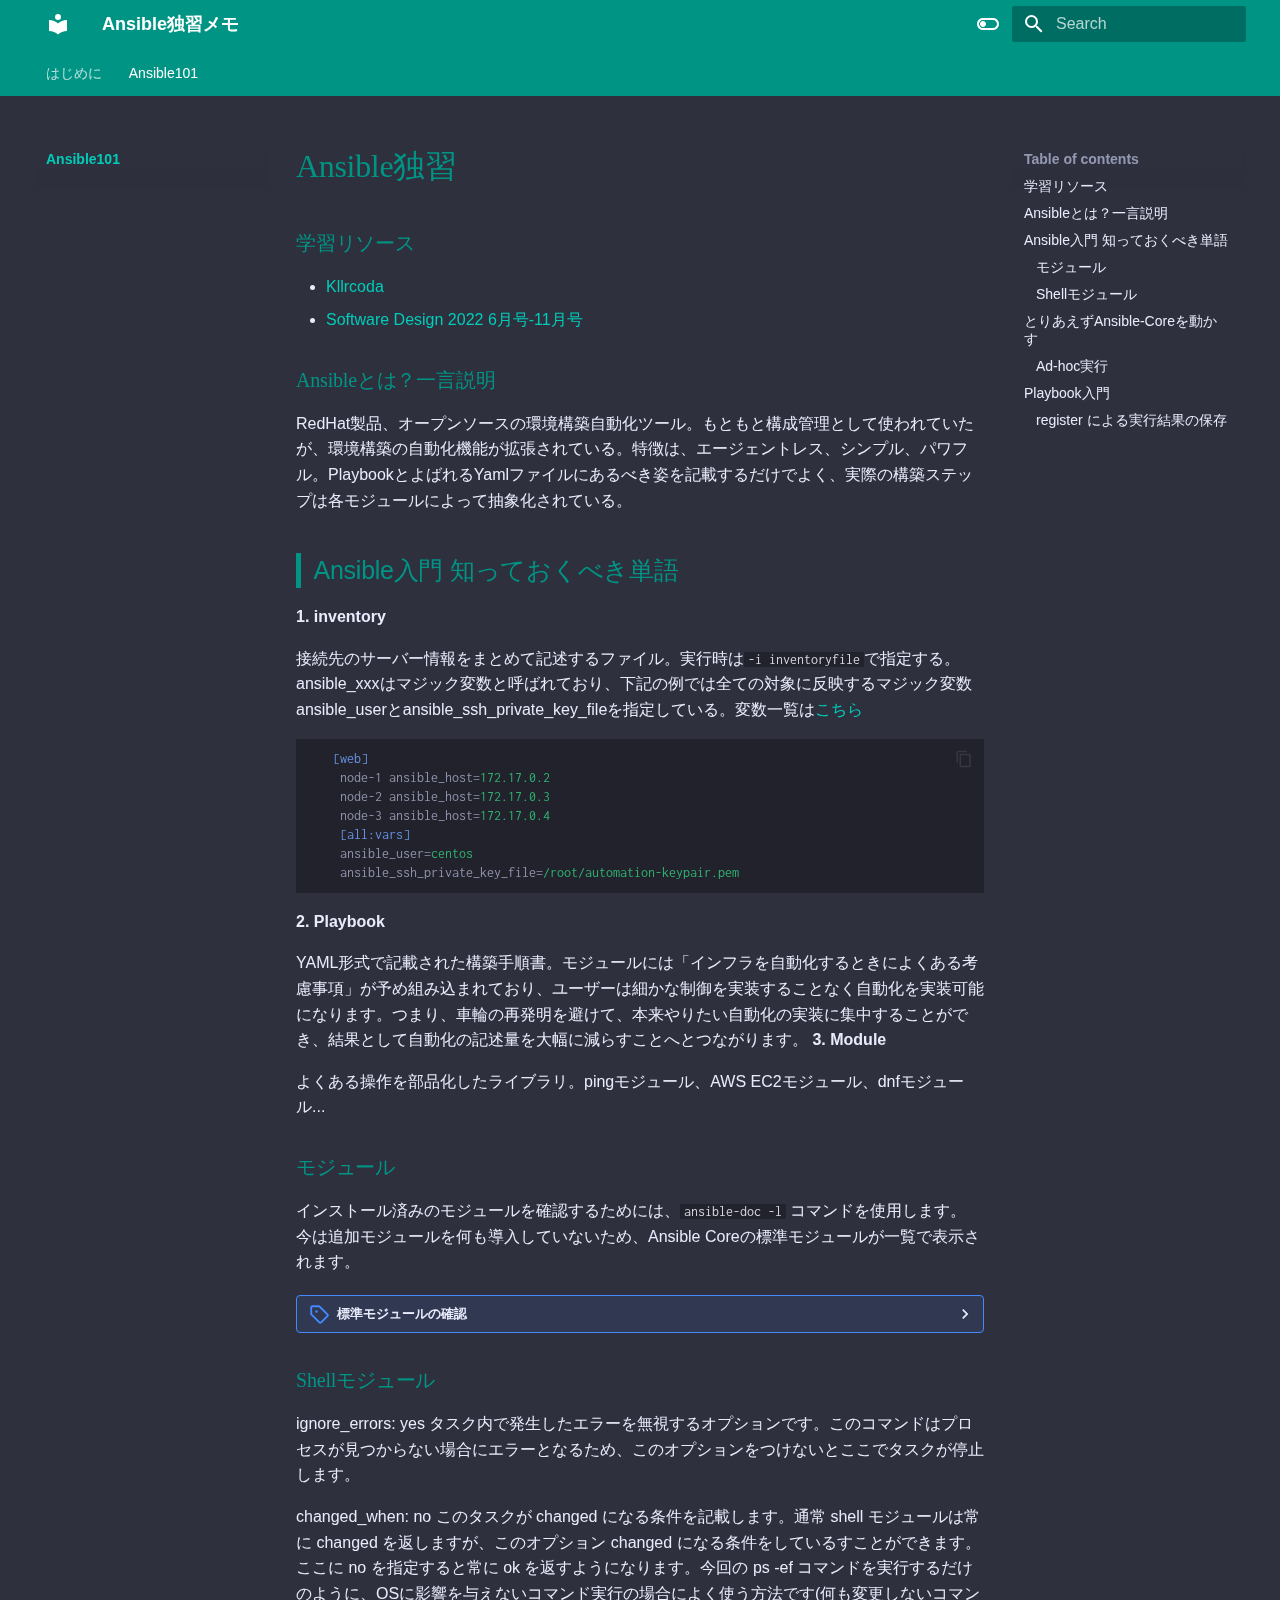
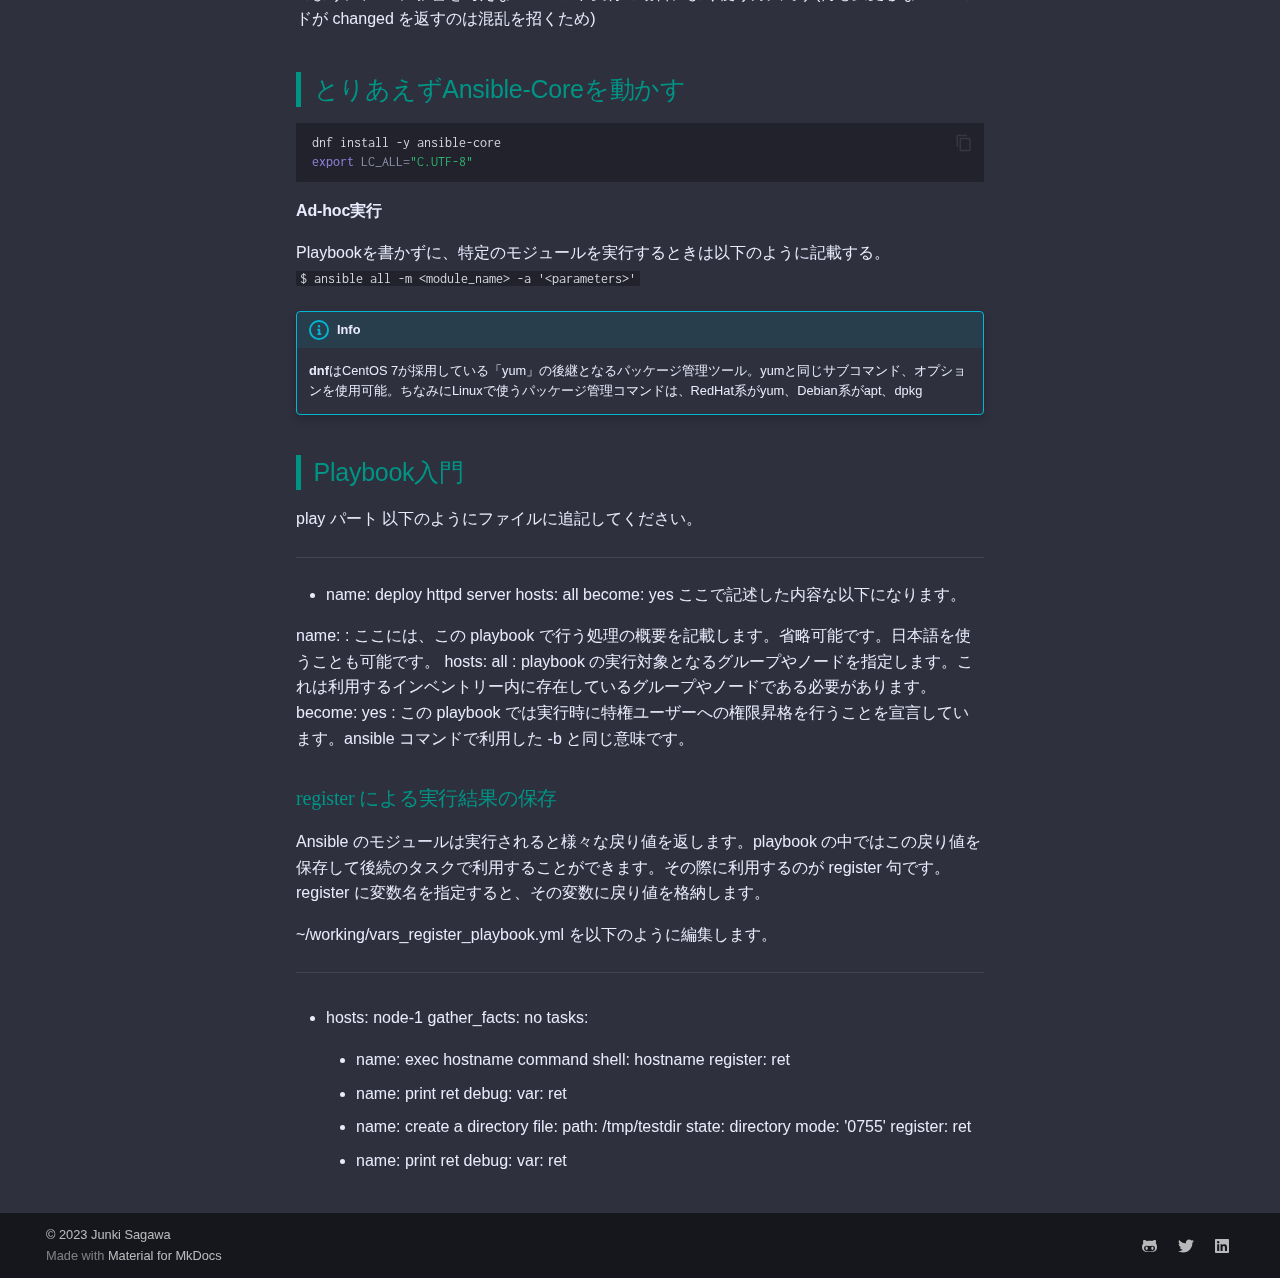
<file: ansible01/index.html>
<!doctype html>
<html lang="en" class="no-js">
  <head>
    
      <meta charset="utf-8">
      <meta name="viewport" content="width=device-width,initial-scale=1">
      
      
      
      
        <link rel="prev" href="..">
      
      
      <link rel="icon" href="../assets/images/favicon.png">
      <meta name="generator" content="mkdocs-1.4.3, mkdocs-material-9.1.14">
    
    
      
        <title>Ansible101 - Ansible独習メモ</title>
      
    
    
      <link rel="stylesheet" href="../assets/stylesheets/main.85bb2934.min.css">
      
        
        <link rel="stylesheet" href="../assets/stylesheets/palette.a6bdf11c.min.css">
      
      
  
  
    
    
  
    
    
  
    
    
  
    
    
  
    
    
  
    
    
  
    
    
  
    
    
  
    
    
  
    
    
  
    
    
  
    
    
  
  
  <style>:root{--md-admonition-icon--note:url('data:image/svg+xml;charset=utf-8,<svg xmlns="http://www.w3.org/2000/svg" viewBox="0 0 16 16"><path d="M1 7.775V2.75C1 1.784 1.784 1 2.75 1h5.025c.464 0 .91.184 1.238.513l6.25 6.25a1.75 1.75 0 0 1 0 2.474l-5.026 5.026a1.75 1.75 0 0 1-2.474 0l-6.25-6.25A1.752 1.752 0 0 1 1 7.775Zm1.5 0c0 .066.026.13.073.177l6.25 6.25a.25.25 0 0 0 .354 0l5.025-5.025a.25.25 0 0 0 0-.354l-6.25-6.25a.25.25 0 0 0-.177-.073H2.75a.25.25 0 0 0-.25.25ZM6 5a1 1 0 1 1 0 2 1 1 0 0 1 0-2Z"/></svg>');--md-admonition-icon--abstract:url('data:image/svg+xml;charset=utf-8,<svg xmlns="http://www.w3.org/2000/svg" viewBox="0 0 16 16"><path d="M2.5 1.75v11.5c0 .138.112.25.25.25h3.17a.75.75 0 0 1 0 1.5H2.75A1.75 1.75 0 0 1 1 13.25V1.75C1 .784 1.784 0 2.75 0h8.5C12.216 0 13 .784 13 1.75v7.736a.75.75 0 0 1-1.5 0V1.75a.25.25 0 0 0-.25-.25h-8.5a.25.25 0 0 0-.25.25Zm13.274 9.537v-.001l-4.557 4.45a.75.75 0 0 1-1.055-.008l-1.943-1.95a.75.75 0 0 1 1.062-1.058l1.419 1.425 4.026-3.932a.75.75 0 1 1 1.048 1.074ZM4.75 4h4.5a.75.75 0 0 1 0 1.5h-4.5a.75.75 0 0 1 0-1.5ZM4 7.75A.75.75 0 0 1 4.75 7h2a.75.75 0 0 1 0 1.5h-2A.75.75 0 0 1 4 7.75Z"/></svg>');--md-admonition-icon--info:url('data:image/svg+xml;charset=utf-8,<svg xmlns="http://www.w3.org/2000/svg" viewBox="0 0 16 16"><path d="M0 8a8 8 0 1 1 16 0A8 8 0 0 1 0 8Zm8-6.5a6.5 6.5 0 1 0 0 13 6.5 6.5 0 0 0 0-13ZM6.5 7.75A.75.75 0 0 1 7.25 7h1a.75.75 0 0 1 .75.75v2.75h.25a.75.75 0 0 1 0 1.5h-2a.75.75 0 0 1 0-1.5h.25v-2h-.25a.75.75 0 0 1-.75-.75ZM8 6a1 1 0 1 1 0-2 1 1 0 0 1 0 2Z"/></svg>');--md-admonition-icon--tip:url('data:image/svg+xml;charset=utf-8,<svg xmlns="http://www.w3.org/2000/svg" viewBox="0 0 16 16"><path d="M3.499.75a.75.75 0 0 1 1.5 0v.996C5.9 2.903 6.793 3.65 7.662 4.376l.24.202c-.036-.694.055-1.422.426-2.163C9.1.873 10.794-.045 12.622.26 14.408.558 16 1.94 16 4.25c0 1.278-.954 2.575-2.44 2.734l.146.508.065.22c.203.701.412 1.455.476 2.226.142 1.707-.4 3.03-1.487 3.898C11.714 14.671 10.27 15 8.75 15h-6a.75.75 0 0 1 0-1.5h1.376a4.484 4.484 0 0 1-.563-1.191 3.835 3.835 0 0 1-.05-2.063 4.647 4.647 0 0 1-2.025-.293.75.75 0 0 1 .525-1.406c1.357.507 2.376-.006 2.698-.318l.009-.01a.747.747 0 0 1 1.06 0 .748.748 0 0 1-.012 1.074c-.912.92-.992 1.835-.768 2.586.221.74.745 1.337 1.196 1.621H8.75c1.343 0 2.398-.296 3.074-.836.635-.507 1.036-1.31.928-2.602-.05-.603-.216-1.224-.422-1.93l-.064-.221c-.12-.407-.246-.84-.353-1.29a2.425 2.425 0 0 1-.507-.441 3.075 3.075 0 0 1-.633-1.248.75.75 0 0 1 1.455-.364c.046.185.144.436.31.627.146.168.353.305.712.305.738 0 1.25-.615 1.25-1.25 0-1.47-.95-2.315-2.123-2.51-1.172-.196-2.227.387-2.706 1.345-.46.92-.27 1.774.019 3.062l.042.19a.884.884 0 0 1 .01.05c.348.443.666.949.94 1.553a.75.75 0 1 1-1.365.62c-.553-1.217-1.32-1.94-2.3-2.768L6.7 5.527c-.814-.68-1.75-1.462-2.692-2.619a3.737 3.737 0 0 0-1.023.88c-.406.495-.663 1.036-.722 1.508.116.122.306.21.591.239.388.038.797-.06 1.032-.19a.75.75 0 0 1 .728 1.31c-.515.287-1.23.439-1.906.373-.682-.067-1.473-.38-1.879-1.193L.75 5.677V5.5c0-.984.48-1.94 1.077-2.664.46-.559 1.05-1.055 1.673-1.353V.75Z"/></svg>');--md-admonition-icon--success:url('data:image/svg+xml;charset=utf-8,<svg xmlns="http://www.w3.org/2000/svg" viewBox="0 0 16 16"><path d="M13.78 4.22a.75.75 0 0 1 0 1.06l-7.25 7.25a.75.75 0 0 1-1.06 0L2.22 9.28a.751.751 0 0 1 .018-1.042.751.751 0 0 1 1.042-.018L6 10.94l6.72-6.72a.75.75 0 0 1 1.06 0Z"/></svg>');--md-admonition-icon--question:url('data:image/svg+xml;charset=utf-8,<svg xmlns="http://www.w3.org/2000/svg" viewBox="0 0 16 16"><path d="M0 8a8 8 0 1 1 16 0A8 8 0 0 1 0 8Zm8-6.5a6.5 6.5 0 1 0 0 13 6.5 6.5 0 0 0 0-13ZM6.92 6.085h.001a.749.749 0 1 1-1.342-.67c.169-.339.436-.701.849-.977C6.845 4.16 7.369 4 8 4a2.756 2.756 0 0 1 1.637.525c.503.377.863.965.863 1.725 0 .448-.115.83-.329 1.15-.205.307-.47.513-.692.662-.109.072-.22.138-.313.195l-.006.004a6.24 6.24 0 0 0-.26.16.952.952 0 0 0-.276.245.75.75 0 0 1-1.248-.832c.184-.264.42-.489.692-.661.103-.067.207-.132.313-.195l.007-.004c.1-.061.182-.11.258-.161a.969.969 0 0 0 .277-.245C8.96 6.514 9 6.427 9 6.25a.612.612 0 0 0-.262-.525A1.27 1.27 0 0 0 8 5.5c-.369 0-.595.09-.74.187a1.01 1.01 0 0 0-.34.398ZM9 11a1 1 0 1 1-2 0 1 1 0 0 1 2 0Z"/></svg>');--md-admonition-icon--warning:url('data:image/svg+xml;charset=utf-8,<svg xmlns="http://www.w3.org/2000/svg" viewBox="0 0 16 16"><path d="M6.457 1.047c.659-1.234 2.427-1.234 3.086 0l6.082 11.378A1.75 1.75 0 0 1 14.082 15H1.918a1.75 1.75 0 0 1-1.543-2.575Zm1.763.707a.25.25 0 0 0-.44 0L1.698 13.132a.25.25 0 0 0 .22.368h12.164a.25.25 0 0 0 .22-.368Zm.53 3.996v2.5a.75.75 0 0 1-1.5 0v-2.5a.75.75 0 0 1 1.5 0ZM9 11a1 1 0 1 1-2 0 1 1 0 0 1 2 0Z"/></svg>');--md-admonition-icon--failure:url('data:image/svg+xml;charset=utf-8,<svg xmlns="http://www.w3.org/2000/svg" viewBox="0 0 16 16"><path d="M2.344 2.343h-.001a8 8 0 0 1 11.314 11.314A8.002 8.002 0 0 1 .234 10.089a8 8 0 0 1 2.11-7.746Zm1.06 10.253a6.5 6.5 0 1 0 9.108-9.275 6.5 6.5 0 0 0-9.108 9.275ZM6.03 4.97 8 6.94l1.97-1.97a.749.749 0 0 1 1.275.326.749.749 0 0 1-.215.734L9.06 8l1.97 1.97a.749.749 0 0 1-.326 1.275.749.749 0 0 1-.734-.215L8 9.06l-1.97 1.97a.749.749 0 0 1-1.275-.326.749.749 0 0 1 .215-.734L6.94 8 4.97 6.03a.751.751 0 0 1 .018-1.042.751.751 0 0 1 1.042-.018Z"/></svg>');--md-admonition-icon--danger:url('data:image/svg+xml;charset=utf-8,<svg xmlns="http://www.w3.org/2000/svg" viewBox="0 0 16 16"><path d="M9.504.43a1.516 1.516 0 0 1 2.437 1.713L10.415 5.5h2.123c1.57 0 2.346 1.909 1.22 3.004l-7.34 7.142a1.249 1.249 0 0 1-.871.354h-.302a1.25 1.25 0 0 1-1.157-1.723L5.633 10.5H3.462c-1.57 0-2.346-1.909-1.22-3.004L9.503.429Zm1.047 1.074L3.286 8.571A.25.25 0 0 0 3.462 9H6.75a.75.75 0 0 1 .694 1.034l-1.713 4.188 6.982-6.793A.25.25 0 0 0 12.538 7H9.25a.75.75 0 0 1-.683-1.06l2.008-4.418.003-.006a.036.036 0 0 0-.004-.009l-.006-.006-.008-.001c-.003 0-.006.002-.009.004Z"/></svg>');--md-admonition-icon--bug:url('data:image/svg+xml;charset=utf-8,<svg xmlns="http://www.w3.org/2000/svg" viewBox="0 0 16 16"><path d="M4.72.22a.75.75 0 0 1 1.06 0l1 .999a3.488 3.488 0 0 1 2.441 0l.999-1a.748.748 0 0 1 1.265.332.75.75 0 0 1-.205.729l-.775.776c.616.63.995 1.493.995 2.444v.327c0 .1-.009.197-.025.292.408.14.764.392 1.029.722l1.968-.787a.75.75 0 0 1 .556 1.392L13 7.258V9h2.25a.75.75 0 0 1 0 1.5H13v.5c0 .409-.049.806-.141 1.186l2.17.868a.75.75 0 0 1-.557 1.392l-2.184-.873A4.997 4.997 0 0 1 8 16a4.997 4.997 0 0 1-4.288-2.427l-2.183.873a.75.75 0 0 1-.558-1.392l2.17-.868A5.036 5.036 0 0 1 3 11v-.5H.75a.75.75 0 0 1 0-1.5H3V7.258L.971 6.446a.75.75 0 0 1 .558-1.392l1.967.787c.265-.33.62-.583 1.03-.722a1.677 1.677 0 0 1-.026-.292V4.5c0-.951.38-1.814.995-2.444L4.72 1.28a.75.75 0 0 1 0-1.06Zm.53 6.28a.75.75 0 0 0-.75.75V11a3.5 3.5 0 1 0 7 0V7.25a.75.75 0 0 0-.75-.75ZM6.173 5h3.654A.172.172 0 0 0 10 4.827V4.5a2 2 0 1 0-4 0v.327c0 .096.077.173.173.173Z"/></svg>');--md-admonition-icon--example:url('data:image/svg+xml;charset=utf-8,<svg xmlns="http://www.w3.org/2000/svg" viewBox="0 0 16 16"><path d="M5 5.782V2.5h-.25a.75.75 0 0 1 0-1.5h6.5a.75.75 0 0 1 0 1.5H11v3.282l3.666 5.76C15.619 13.04 14.543 15 12.767 15H3.233c-1.776 0-2.852-1.96-1.899-3.458Zm-2.4 6.565a.75.75 0 0 0 .633 1.153h9.534a.75.75 0 0 0 .633-1.153L12.225 10.5h-8.45ZM9.5 2.5h-3V6c0 .143-.04.283-.117.403L4.73 9h6.54L9.617 6.403A.746.746 0 0 1 9.5 6Z"/></svg>');--md-admonition-icon--quote:url('data:image/svg+xml;charset=utf-8,<svg xmlns="http://www.w3.org/2000/svg" viewBox="0 0 16 16"><path d="M1.75 2.5h10.5a.75.75 0 0 1 0 1.5H1.75a.75.75 0 0 1 0-1.5Zm4 5h8.5a.75.75 0 0 1 0 1.5h-8.5a.75.75 0 0 1 0-1.5Zm0 5h8.5a.75.75 0 0 1 0 1.5h-8.5a.75.75 0 0 1 0-1.5ZM2.5 7.75v6a.75.75 0 0 1-1.5 0v-6a.75.75 0 0 1 1.5 0Z"/></svg>');}</style>


    
    
    
      
        
        
        <link rel="preconnect" href="https://fonts.gstatic.com" crossorigin>
        <link rel="stylesheet" href="https://fonts.googleapis.com/css?family=IBM+Plex+Sans+JP+Light:300,300i,400,400i,700,700i%7CInconsolata:400,400i,700,700i&display=fallback">
        <style>:root{--md-text-font:"IBM Plex Sans JP Light";--md-code-font:"Inconsolata"}</style>
      
    
    
      <link rel="stylesheet" href="../stylesheets/extra.css">
    
    <script>__md_scope=new URL("..",location),__md_hash=e=>[...e].reduce((e,_)=>(e<<5)-e+_.charCodeAt(0),0),__md_get=(e,_=localStorage,t=__md_scope)=>JSON.parse(_.getItem(t.pathname+"."+e)),__md_set=(e,_,t=localStorage,a=__md_scope)=>{try{t.setItem(a.pathname+"."+e,JSON.stringify(_))}catch(e){}}</script>
    
      

    
    
    
  </head>
  
  
    
    
      
    
    
    
    
    <body dir="ltr" data-md-color-scheme="slate" data-md-color-primary="teal" data-md-color-accent="purple">
  
    
    
      <script>var palette=__md_get("__palette");if(palette&&"object"==typeof palette.color)for(var key of Object.keys(palette.color))document.body.setAttribute("data-md-color-"+key,palette.color[key])</script>
    
    <input class="md-toggle" data-md-toggle="drawer" type="checkbox" id="__drawer" autocomplete="off">
    <input class="md-toggle" data-md-toggle="search" type="checkbox" id="__search" autocomplete="off">
    <label class="md-overlay" for="__drawer"></label>
    <div data-md-component="skip">
      
        
        <a href="#ansible" class="md-skip">
          Skip to content
        </a>
      
    </div>
    <div data-md-component="announce">
      
    </div>
    
    
      

<header class="md-header" data-md-component="header">
  <nav class="md-header__inner md-grid" aria-label="Header">
    <a href=".." title="Ansible独習メモ" class="md-header__button md-logo" aria-label="Ansible独習メモ" data-md-component="logo">
      
  
  <svg xmlns="http://www.w3.org/2000/svg" viewBox="0 0 24 24"><path d="M12 8a3 3 0 0 0 3-3 3 3 0 0 0-3-3 3 3 0 0 0-3 3 3 3 0 0 0 3 3m0 3.54C9.64 9.35 6.5 8 3 8v11c3.5 0 6.64 1.35 9 3.54 2.36-2.19 5.5-3.54 9-3.54V8c-3.5 0-6.64 1.35-9 3.54Z"/></svg>

    </a>
    <label class="md-header__button md-icon" for="__drawer">
      <svg xmlns="http://www.w3.org/2000/svg" viewBox="0 0 24 24"><path d="M3 6h18v2H3V6m0 5h18v2H3v-2m0 5h18v2H3v-2Z"/></svg>
    </label>
    <div class="md-header__title" data-md-component="header-title">
      <div class="md-header__ellipsis">
        <div class="md-header__topic">
          <span class="md-ellipsis">
            Ansible独習メモ
          </span>
        </div>
        <div class="md-header__topic" data-md-component="header-topic">
          <span class="md-ellipsis">
            
              Ansible101
            
          </span>
        </div>
      </div>
    </div>
    
      
        <form class="md-header__option" data-md-component="palette">
          
            
            
            
            <input class="md-option" data-md-color-media="" data-md-color-scheme="slate" data-md-color-primary="teal" data-md-color-accent="purple"  aria-label="Switch to Light mode"  type="radio" name="__palette" id="__palette_1">
            
              <label class="md-header__button md-icon" title="Switch to Light mode" for="__palette_2" hidden>
                <svg xmlns="http://www.w3.org/2000/svg" viewBox="0 0 24 24"><path d="M17 6H7c-3.31 0-6 2.69-6 6s2.69 6 6 6h10c3.31 0 6-2.69 6-6s-2.69-6-6-6zm0 10H7c-2.21 0-4-1.79-4-4s1.79-4 4-4h10c2.21 0 4 1.79 4 4s-1.79 4-4 4zM7 9c-1.66 0-3 1.34-3 3s1.34 3 3 3 3-1.34 3-3-1.34-3-3-3z"/></svg>
              </label>
            
          
            
            
            
            <input class="md-option" data-md-color-media="" data-md-color-scheme="default" data-md-color-primary="teal" data-md-color-accent="purple"  aria-label="Switch to Dark mode"  type="radio" name="__palette" id="__palette_2">
            
              <label class="md-header__button md-icon" title="Switch to Dark mode" for="__palette_1" hidden>
                <svg xmlns="http://www.w3.org/2000/svg" viewBox="0 0 24 24"><path d="M17 7H7a5 5 0 0 0-5 5 5 5 0 0 0 5 5h10a5 5 0 0 0 5-5 5 5 0 0 0-5-5m0 8a3 3 0 0 1-3-3 3 3 0 0 1 3-3 3 3 0 0 1 3 3 3 3 0 0 1-3 3Z"/></svg>
              </label>
            
          
        </form>
      
    
    
    
      <label class="md-header__button md-icon" for="__search">
        <svg xmlns="http://www.w3.org/2000/svg" viewBox="0 0 24 24"><path d="M9.5 3A6.5 6.5 0 0 1 16 9.5c0 1.61-.59 3.09-1.56 4.23l.27.27h.79l5 5-1.5 1.5-5-5v-.79l-.27-.27A6.516 6.516 0 0 1 9.5 16 6.5 6.5 0 0 1 3 9.5 6.5 6.5 0 0 1 9.5 3m0 2C7 5 5 7 5 9.5S7 14 9.5 14 14 12 14 9.5 12 5 9.5 5Z"/></svg>
      </label>
      <div class="md-search" data-md-component="search" role="dialog">
  <label class="md-search__overlay" for="__search"></label>
  <div class="md-search__inner" role="search">
    <form class="md-search__form" name="search">
      <input type="text" class="md-search__input" name="query" aria-label="Search" placeholder="Search" autocapitalize="off" autocorrect="off" autocomplete="off" spellcheck="false" data-md-component="search-query" required>
      <label class="md-search__icon md-icon" for="__search">
        <svg xmlns="http://www.w3.org/2000/svg" viewBox="0 0 24 24"><path d="M9.5 3A6.5 6.5 0 0 1 16 9.5c0 1.61-.59 3.09-1.56 4.23l.27.27h.79l5 5-1.5 1.5-5-5v-.79l-.27-.27A6.516 6.516 0 0 1 9.5 16 6.5 6.5 0 0 1 3 9.5 6.5 6.5 0 0 1 9.5 3m0 2C7 5 5 7 5 9.5S7 14 9.5 14 14 12 14 9.5 12 5 9.5 5Z"/></svg>
        <svg xmlns="http://www.w3.org/2000/svg" viewBox="0 0 24 24"><path d="M20 11v2H8l5.5 5.5-1.42 1.42L4.16 12l7.92-7.92L13.5 5.5 8 11h12Z"/></svg>
      </label>
      <nav class="md-search__options" aria-label="Search">
        
        <button type="reset" class="md-search__icon md-icon" title="Clear" aria-label="Clear" tabindex="-1">
          <svg xmlns="http://www.w3.org/2000/svg" viewBox="0 0 24 24"><path d="M19 6.41 17.59 5 12 10.59 6.41 5 5 6.41 10.59 12 5 17.59 6.41 19 12 13.41 17.59 19 19 17.59 13.41 12 19 6.41Z"/></svg>
        </button>
      </nav>
      
        <div class="md-search__suggest" data-md-component="search-suggest"></div>
      
    </form>
    <div class="md-search__output">
      <div class="md-search__scrollwrap" data-md-scrollfix>
        <div class="md-search-result" data-md-component="search-result">
          <div class="md-search-result__meta">
            Initializing search
          </div>
          <ol class="md-search-result__list" role="presentation"></ol>
        </div>
      </div>
    </div>
  </div>
</div>
    
    
  </nav>
  
</header>
    
    <div class="md-container" data-md-component="container">
      
      
        
          
            
<nav class="md-tabs" aria-label="Tabs" data-md-component="tabs">
  <div class="md-grid">
    <ul class="md-tabs__list">
      
        
  
  


  <li class="md-tabs__item">
    <a href=".." class="md-tabs__link">
      はじめに
    </a>
  </li>

      
        
  
  
    
  


  <li class="md-tabs__item">
    <a href="./" class="md-tabs__link md-tabs__link--active">
      Ansible101
    </a>
  </li>

      
    </ul>
  </div>
</nav>
          
        
      
      <main class="md-main" data-md-component="main">
        <div class="md-main__inner md-grid">
          
            
              
              <div class="md-sidebar md-sidebar--primary" data-md-component="sidebar" data-md-type="navigation" >
                <div class="md-sidebar__scrollwrap">
                  <div class="md-sidebar__inner">
                    

  


<nav class="md-nav md-nav--primary md-nav--lifted" aria-label="Navigation" data-md-level="0">
  <label class="md-nav__title" for="__drawer">
    <a href=".." title="Ansible独習メモ" class="md-nav__button md-logo" aria-label="Ansible独習メモ" data-md-component="logo">
      
  
  <svg xmlns="http://www.w3.org/2000/svg" viewBox="0 0 24 24"><path d="M12 8a3 3 0 0 0 3-3 3 3 0 0 0-3-3 3 3 0 0 0-3 3 3 3 0 0 0 3 3m0 3.54C9.64 9.35 6.5 8 3 8v11c3.5 0 6.64 1.35 9 3.54 2.36-2.19 5.5-3.54 9-3.54V8c-3.5 0-6.64 1.35-9 3.54Z"/></svg>

    </a>
    Ansible独習メモ
  </label>
  
  <ul class="md-nav__list" data-md-scrollfix>
    
      
      
      

  
  
  
    <li class="md-nav__item">
      <a href=".." class="md-nav__link">
        はじめに
      </a>
    </li>
  

    
      
      
      

  
  
    
  
  
    <li class="md-nav__item md-nav__item--active">
      
      <input class="md-nav__toggle md-toggle" type="checkbox" id="__toc">
      
      
        
      
      
        <label class="md-nav__link md-nav__link--active" for="__toc">
          Ansible101
          <span class="md-nav__icon md-icon"></span>
        </label>
      
      <a href="./" class="md-nav__link md-nav__link--active">
        Ansible101
      </a>
      
        

<nav class="md-nav md-nav--secondary" aria-label="Table of contents">
  
  
  
    
  
  
    <label class="md-nav__title" for="__toc">
      <span class="md-nav__icon md-icon"></span>
      Table of contents
    </label>
    <ul class="md-nav__list" data-md-component="toc" data-md-scrollfix>
      
        <li class="md-nav__item">
  <a href="#_1" class="md-nav__link">
    学習リソース
  </a>
  
</li>
      
        <li class="md-nav__item">
  <a href="#ansible_1" class="md-nav__link">
    Ansibleとは？一言説明
  </a>
  
</li>
      
        <li class="md-nav__item">
  <a href="#ansible_2" class="md-nav__link">
    Ansible入門 知っておくべき単語
  </a>
  
    <nav class="md-nav" aria-label="Ansible入門 知っておくべき単語">
      <ul class="md-nav__list">
        
          <li class="md-nav__item">
  <a href="#_2" class="md-nav__link">
    モジュール
  </a>
  
</li>
        
          <li class="md-nav__item">
  <a href="#shell" class="md-nav__link">
    Shellモジュール
  </a>
  
</li>
        
      </ul>
    </nav>
  
</li>
      
        <li class="md-nav__item">
  <a href="#ansible-core" class="md-nav__link">
    とりあえずAnsible-Coreを動かす
  </a>
  
    <nav class="md-nav" aria-label="とりあえずAnsible-Coreを動かす">
      <ul class="md-nav__list">
        
          <li class="md-nav__item">
  <a href="#ad-hoc" class="md-nav__link">
    Ad-hoc実行
  </a>
  
</li>
        
      </ul>
    </nav>
  
</li>
      
        <li class="md-nav__item">
  <a href="#playbook" class="md-nav__link">
    Playbook入門
  </a>
  
    <nav class="md-nav" aria-label="Playbook入門">
      <ul class="md-nav__list">
        
          <li class="md-nav__item">
  <a href="#register" class="md-nav__link">
    register による実行結果の保存
  </a>
  
</li>
        
      </ul>
    </nav>
  
</li>
      
    </ul>
  
</nav>
      
    </li>
  

    
  </ul>
</nav>
                  </div>
                </div>
              </div>
            
            
              
              <div class="md-sidebar md-sidebar--secondary" data-md-component="sidebar" data-md-type="toc" >
                <div class="md-sidebar__scrollwrap">
                  <div class="md-sidebar__inner">
                    

<nav class="md-nav md-nav--secondary" aria-label="Table of contents">
  
  
  
    
  
  
    <label class="md-nav__title" for="__toc">
      <span class="md-nav__icon md-icon"></span>
      Table of contents
    </label>
    <ul class="md-nav__list" data-md-component="toc" data-md-scrollfix>
      
        <li class="md-nav__item">
  <a href="#_1" class="md-nav__link">
    学習リソース
  </a>
  
</li>
      
        <li class="md-nav__item">
  <a href="#ansible_1" class="md-nav__link">
    Ansibleとは？一言説明
  </a>
  
</li>
      
        <li class="md-nav__item">
  <a href="#ansible_2" class="md-nav__link">
    Ansible入門 知っておくべき単語
  </a>
  
    <nav class="md-nav" aria-label="Ansible入門 知っておくべき単語">
      <ul class="md-nav__list">
        
          <li class="md-nav__item">
  <a href="#_2" class="md-nav__link">
    モジュール
  </a>
  
</li>
        
          <li class="md-nav__item">
  <a href="#shell" class="md-nav__link">
    Shellモジュール
  </a>
  
</li>
        
      </ul>
    </nav>
  
</li>
      
        <li class="md-nav__item">
  <a href="#ansible-core" class="md-nav__link">
    とりあえずAnsible-Coreを動かす
  </a>
  
    <nav class="md-nav" aria-label="とりあえずAnsible-Coreを動かす">
      <ul class="md-nav__list">
        
          <li class="md-nav__item">
  <a href="#ad-hoc" class="md-nav__link">
    Ad-hoc実行
  </a>
  
</li>
        
      </ul>
    </nav>
  
</li>
      
        <li class="md-nav__item">
  <a href="#playbook" class="md-nav__link">
    Playbook入門
  </a>
  
    <nav class="md-nav" aria-label="Playbook入門">
      <ul class="md-nav__list">
        
          <li class="md-nav__item">
  <a href="#register" class="md-nav__link">
    register による実行結果の保存
  </a>
  
</li>
        
      </ul>
    </nav>
  
</li>
      
    </ul>
  
</nav>
                  </div>
                </div>
              </div>
            
          
          
            <div class="md-content" data-md-component="content">
              <article class="md-content__inner md-typeset">
                
                  


<h1 id="ansible">Ansible独習</h1>
<h3 id="_1">学習リソース</h3>
<ul>
<li><a href="https://killercoda.com/ansible/scenario/ansible-101">Kllrcoda</a></li>
<li><a href="https://gihyo.jp/magazine/SD/archive/2022/202206">Software Design 2022 6月号-11月号</a></li>
</ul>
<h3 id="ansible_1">Ansibleとは？一言説明</h3>
<p>RedHat製品、オープンソースの環境構築自動化ツール。もともと構成管理として使われていたが、環境構築の自動化機能が拡張されている。特徴は、エージェントレス、シンプル、パワフル。PlaybookとよばれるYamlファイルにあるべき姿を記載するだけでよく、実際の構築ステップは各モジュールによって抽象化されている。</p>
<h2 id="ansible_2">Ansible入門 知っておくべき単語</h2>
<p><strong>1. inventory</strong>  </p>
<p>接続先のサーバー情報をまとめて記述するファイル。実行時は<code>-i inventoryfile</code>で指定する。ansible_xxxはマジック変数と呼ばれており、下記の例では全ての対象に反映するマジック変数 ansible_userとansible_ssh_private_key_fileを指定している。変数一覧は<a href="https://docs.ansible.com/ansible/latest/reference_appendices/special_variables.html">こちら</a>  </p>
<p><div class="highlight"><pre><span></span><code><a id="__codelineno-0-1" name="__codelineno-0-1" href="#__codelineno-0-1"></a><span class="w">   </span><span class="k">[web]</span>
<a id="__codelineno-0-2" name="__codelineno-0-2" href="#__codelineno-0-2"></a><span class="w">    </span><span class="na">node-1 ansible_host</span><span class="o">=</span><span class="s">172.17.0.2</span>
<a id="__codelineno-0-3" name="__codelineno-0-3" href="#__codelineno-0-3"></a><span class="w">    </span><span class="na">node-2 ansible_host</span><span class="o">=</span><span class="s">172.17.0.3</span>
<a id="__codelineno-0-4" name="__codelineno-0-4" href="#__codelineno-0-4"></a><span class="w">    </span><span class="na">node-3 ansible_host</span><span class="o">=</span><span class="s">172.17.0.4</span>
<a id="__codelineno-0-5" name="__codelineno-0-5" href="#__codelineno-0-5"></a><span class="w">    </span><span class="k">[all:vars]</span>
<a id="__codelineno-0-6" name="__codelineno-0-6" href="#__codelineno-0-6"></a><span class="w">    </span><span class="na">ansible_user</span><span class="o">=</span><span class="s">centos</span>
<a id="__codelineno-0-7" name="__codelineno-0-7" href="#__codelineno-0-7"></a><span class="w">    </span><span class="na">ansible_ssh_private_key_file</span><span class="o">=</span><span class="s">/root/automation-keypair.pem</span>
</code></pre></div>
<strong>2. Playbook</strong>  </p>
<p>YAML形式で記載された構築手順書。モジュールには「インフラを自動化するときによくある考慮事項」が予め組み込まれており、ユーザーは細かな制御を実装することなく自動化を実装可能になります。つまり、車輪の再発明を避けて、本来やりたい自動化の実装に集中することができ、結果として自動化の記述量を大幅に減らすことへとつながります。
<strong>3. Module</strong>  </p>
<p>よくある操作を部品化したライブラリ。pingモジュール、AWS EC2モジュール、dnfモジュール...</p>
<h3 id="_2">モジュール</h3>
<p>インストール済みのモジュールを確認するためには、<code>ansible-doc -l</code> コマンドを使用します。<br />
今は追加モジュールを何も導入していないため、Ansible Coreの標準モジュールが一覧で表示されます。</p>
<details>
<summary>標準モジュールの確認</summary>
<div class="highlight"><pre><span></span><code><a id="__codelineno-1-1" name="__codelineno-1-1" href="#__codelineno-1-1"></a><span class="o">[</span>root@curl<span class="w"> </span>~<span class="o">]</span><span class="c1"># ansible-doc -l</span>
<a id="__codelineno-1-2" name="__codelineno-1-2" href="#__codelineno-1-2"></a>ansible.builtin.add_host<span class="w">               </span>Add<span class="w"> </span>a<span class="w"> </span>host<span class="w"> </span><span class="o">(</span>and<span class="w"> </span>alternatively<span class="w"> </span>a<span class="w"> </span>group<span class="o">)</span><span class="w"> </span>to<span class="w"> </span>the<span class="w"> </span>ansible-playbook<span class="w"> </span><span class="k">in</span>-memory<span class="w"> </span>inventory
<a id="__codelineno-1-3" name="__codelineno-1-3" href="#__codelineno-1-3"></a>ansible.builtin.apt<span class="w">                    </span>Manages<span class="w"> </span>apt-packages
<a id="__codelineno-1-4" name="__codelineno-1-4" href="#__codelineno-1-4"></a>ansible.builtin.apt_key<span class="w">                </span>Add<span class="w"> </span>or<span class="w"> </span>remove<span class="w"> </span>an<span class="w"> </span>apt<span class="w"> </span>key
<a id="__codelineno-1-5" name="__codelineno-1-5" href="#__codelineno-1-5"></a>ansible.builtin.apt_repository<span class="w">         </span>Add<span class="w"> </span>and<span class="w"> </span>remove<span class="w"> </span>APT<span class="w"> </span>repositories
<a id="__codelineno-1-6" name="__codelineno-1-6" href="#__codelineno-1-6"></a>ansible.builtin.assemble<span class="w">               </span>Assemble<span class="w"> </span>configuration<span class="w"> </span>files<span class="w"> </span>from<span class="w"> </span>fragments
<a id="__codelineno-1-7" name="__codelineno-1-7" href="#__codelineno-1-7"></a>ansible.builtin.assert<span class="w">                 </span>Asserts<span class="w"> </span>given<span class="w"> </span>expressions<span class="w"> </span>are<span class="w"> </span><span class="nb">true</span>
<a id="__codelineno-1-8" name="__codelineno-1-8" href="#__codelineno-1-8"></a>ansible.builtin.async_status<span class="w">           </span>Obtain<span class="w"> </span>status<span class="w"> </span>of<span class="w"> </span>asynchronous<span class="w"> </span>task
<a id="__codelineno-1-9" name="__codelineno-1-9" href="#__codelineno-1-9"></a>ansible.builtin.blockinfile<span class="w">            </span>Insert/update/remove<span class="w"> </span>a<span class="w"> </span>text<span class="w"> </span>block<span class="w"> </span>surrounded<span class="w"> </span>by<span class="w"> </span>marker<span class="w"> </span>lines
<a id="__codelineno-1-10" name="__codelineno-1-10" href="#__codelineno-1-10"></a>ansible.builtin.command<span class="w">                </span>Execute<span class="w"> </span>commands<span class="w"> </span>on<span class="w"> </span>targets
<a id="__codelineno-1-11" name="__codelineno-1-11" href="#__codelineno-1-11"></a>ansible.builtin.copy<span class="w">                   </span>Copy<span class="w"> </span>files<span class="w"> </span>to<span class="w"> </span>remote<span class="w"> </span>locations
<a id="__codelineno-1-12" name="__codelineno-1-12" href="#__codelineno-1-12"></a>ansible.builtin.cron<span class="w">                   </span>Manage<span class="w"> </span>cron.d<span class="w"> </span>and<span class="w"> </span>crontab<span class="w"> </span>entries
<a id="__codelineno-1-13" name="__codelineno-1-13" href="#__codelineno-1-13"></a>ansible.builtin.deb822_repository<span class="w">      </span>Add<span class="w"> </span>and<span class="w"> </span>remove<span class="w"> </span>deb822<span class="w"> </span>formatted<span class="w"> </span>repositories
<a id="__codelineno-1-14" name="__codelineno-1-14" href="#__codelineno-1-14"></a>ansible.builtin.debconf<span class="w">                </span>Configure<span class="w"> </span>a<span class="w"> </span>.deb<span class="w"> </span>package
<a id="__codelineno-1-15" name="__codelineno-1-15" href="#__codelineno-1-15"></a>ansible.builtin.debug<span class="w">                  </span>Print<span class="w"> </span>statements<span class="w"> </span>during<span class="w"> </span>execution
<a id="__codelineno-1-16" name="__codelineno-1-16" href="#__codelineno-1-16"></a>ansible.builtin.dnf<span class="w">                    </span>Manages<span class="w"> </span>packages<span class="w"> </span>with<span class="w"> </span>the<span class="w"> </span><span class="sb">`</span>dnf<span class="s1">&#39; package manager</span>
<a id="__codelineno-1-17" name="__codelineno-1-17" href="#__codelineno-1-17"></a><span class="s1">ansible.builtin.dnf5                   Manages packages with the `dnf5&#39;</span><span class="w"> </span>package<span class="w"> </span>manager
<a id="__codelineno-1-18" name="__codelineno-1-18" href="#__codelineno-1-18"></a>ansible.builtin.dpkg_selections<span class="w">        </span>Dpkg<span class="w"> </span>package<span class="w"> </span>selection<span class="w"> </span>selections
<a id="__codelineno-1-19" name="__codelineno-1-19" href="#__codelineno-1-19"></a>ansible.builtin.expect<span class="w">                 </span>Executes<span class="w"> </span>a<span class="w"> </span><span class="nb">command</span><span class="w"> </span>and<span class="w"> </span>responds<span class="w"> </span>to<span class="w"> </span>prompts
<a id="__codelineno-1-20" name="__codelineno-1-20" href="#__codelineno-1-20"></a>ansible.builtin.fail<span class="w">                   </span>Fail<span class="w"> </span>with<span class="w"> </span>custom<span class="w"> </span>message
<a id="__codelineno-1-21" name="__codelineno-1-21" href="#__codelineno-1-21"></a>ansible.builtin.fetch<span class="w">                  </span>Fetch<span class="w"> </span>files<span class="w"> </span>from<span class="w"> </span>remote<span class="w"> </span>nodes
<a id="__codelineno-1-22" name="__codelineno-1-22" href="#__codelineno-1-22"></a>ansible.builtin.file<span class="w">                   </span>Manage<span class="w"> </span>files<span class="w"> </span>and<span class="w"> </span>file<span class="w"> </span>properties
<a id="__codelineno-1-23" name="__codelineno-1-23" href="#__codelineno-1-23"></a>ansible.builtin.find<span class="w">                   </span>Return<span class="w"> </span>a<span class="w"> </span>list<span class="w"> </span>of<span class="w"> </span>files<span class="w"> </span>based<span class="w"> </span>on<span class="w"> </span>specific<span class="w"> </span>criteria
<a id="__codelineno-1-24" name="__codelineno-1-24" href="#__codelineno-1-24"></a>ansible.builtin.gather_facts<span class="w">           </span>Gathers<span class="w"> </span>facts<span class="w"> </span>about<span class="w"> </span>remote<span class="w"> </span>hosts
<a id="__codelineno-1-25" name="__codelineno-1-25" href="#__codelineno-1-25"></a>ansible.builtin.get_url<span class="w">                </span>Downloads<span class="w"> </span>files<span class="w"> </span>from<span class="w"> </span>HTTP,<span class="w"> </span>HTTPS,<span class="w"> </span>or<span class="w"> </span>FTP<span class="w"> </span>to<span class="w"> </span>node
<a id="__codelineno-1-26" name="__codelineno-1-26" href="#__codelineno-1-26"></a>ansible.builtin.getent<span class="w">                 </span>A<span class="w"> </span>wrapper<span class="w"> </span>to<span class="w"> </span>the<span class="w"> </span>unix<span class="w"> </span>getent<span class="w"> </span>utility
<a id="__codelineno-1-27" name="__codelineno-1-27" href="#__codelineno-1-27"></a>ansible.builtin.git<span class="w">                    </span>Deploy<span class="w"> </span>software<span class="w"> </span><span class="o">(</span>or<span class="w"> </span>files<span class="o">)</span><span class="w"> </span>from<span class="w"> </span>git<span class="w"> </span>checkouts
<a id="__codelineno-1-28" name="__codelineno-1-28" href="#__codelineno-1-28"></a>ansible.builtin.group<span class="w">                  </span>Add<span class="w"> </span>or<span class="w"> </span>remove<span class="w"> </span>groups
<a id="__codelineno-1-29" name="__codelineno-1-29" href="#__codelineno-1-29"></a>ansible.builtin.group_by<span class="w">               </span>Create<span class="w"> </span>Ansible<span class="w"> </span>groups<span class="w"> </span>based<span class="w"> </span>on<span class="w"> </span>facts
<a id="__codelineno-1-30" name="__codelineno-1-30" href="#__codelineno-1-30"></a>ansible.builtin.hostname<span class="w">               </span>Manage<span class="w"> </span>hostname
<a id="__codelineno-1-31" name="__codelineno-1-31" href="#__codelineno-1-31"></a>ansible.builtin.import_playbook<span class="w">        </span>Import<span class="w"> </span>a<span class="w"> </span>playbook
<a id="__codelineno-1-32" name="__codelineno-1-32" href="#__codelineno-1-32"></a>ansible.builtin.import_role<span class="w">            </span>Import<span class="w"> </span>a<span class="w"> </span>role<span class="w"> </span>into<span class="w"> </span>a<span class="w"> </span>play
<a id="__codelineno-1-33" name="__codelineno-1-33" href="#__codelineno-1-33"></a>ansible.builtin.import_tasks<span class="w">           </span>Import<span class="w"> </span>a<span class="w"> </span>task<span class="w"> </span>list
<a id="__codelineno-1-34" name="__codelineno-1-34" href="#__codelineno-1-34"></a>ansible.builtin.include_role<span class="w">           </span>Load<span class="w"> </span>and<span class="w"> </span>execute<span class="w"> </span>a<span class="w"> </span>role
<a id="__codelineno-1-35" name="__codelineno-1-35" href="#__codelineno-1-35"></a>ansible.builtin.include_tasks<span class="w">          </span>Dynamically<span class="w"> </span>include<span class="w"> </span>a<span class="w"> </span>task<span class="w"> </span>list
<a id="__codelineno-1-36" name="__codelineno-1-36" href="#__codelineno-1-36"></a>ansible.builtin.include_vars<span class="w">           </span>Load<span class="w"> </span>variables<span class="w"> </span>from<span class="w"> </span>files,<span class="w"> </span>dynamically<span class="w"> </span>within<span class="w"> </span>a<span class="w"> </span>task
<a id="__codelineno-1-37" name="__codelineno-1-37" href="#__codelineno-1-37"></a>ansible.builtin.iptables<span class="w">               </span>Modify<span class="w"> </span>iptables<span class="w"> </span>rules
<a id="__codelineno-1-38" name="__codelineno-1-38" href="#__codelineno-1-38"></a>ansible.builtin.known_hosts<span class="w">            </span>Add<span class="w"> </span>or<span class="w"> </span>remove<span class="w"> </span>a<span class="w"> </span>host<span class="w"> </span>from<span class="w"> </span>the<span class="w"> </span><span class="sb">`</span>known_hosts<span class="s1">&#39; file</span>
<a id="__codelineno-1-39" name="__codelineno-1-39" href="#__codelineno-1-39"></a><span class="s1">ansible.builtin.lineinfile             Manage lines in text files</span>
<a id="__codelineno-1-40" name="__codelineno-1-40" href="#__codelineno-1-40"></a><span class="s1">ansible.builtin.meta                   Execute Ansible &#39;</span>actions<span class="s1">&#39;</span>
<a id="__codelineno-1-41" name="__codelineno-1-41" href="#__codelineno-1-41"></a><span class="s1">ansible.builtin.package                Generic OS package manager</span>
<a id="__codelineno-1-42" name="__codelineno-1-42" href="#__codelineno-1-42"></a><span class="s1">ansible.builtin.package_facts          Package information as facts</span>
<a id="__codelineno-1-43" name="__codelineno-1-43" href="#__codelineno-1-43"></a><span class="s1">ansible.builtin.pause                  Pause playbook execution</span>
<a id="__codelineno-1-44" name="__codelineno-1-44" href="#__codelineno-1-44"></a><span class="s1">ansible.builtin.ping                   Try to connect to host, verify a usable python and return `pong&#39;</span><span class="w"> </span>on<span class="w"> </span>success
<a id="__codelineno-1-45" name="__codelineno-1-45" href="#__codelineno-1-45"></a>ansible.builtin.pip<span class="w">                    </span>Manages<span class="w"> </span>Python<span class="w"> </span>library<span class="w"> </span>dependencies
<a id="__codelineno-1-46" name="__codelineno-1-46" href="#__codelineno-1-46"></a>ansible.builtin.raw<span class="w">                    </span>Executes<span class="w"> </span>a<span class="w"> </span>low-down<span class="w"> </span>and<span class="w"> </span>dirty<span class="w"> </span><span class="nb">command</span>
<a id="__codelineno-1-47" name="__codelineno-1-47" href="#__codelineno-1-47"></a>ansible.builtin.reboot<span class="w">                 </span>Reboot<span class="w"> </span>a<span class="w"> </span>machine
<a id="__codelineno-1-48" name="__codelineno-1-48" href="#__codelineno-1-48"></a>ansible.builtin.replace<span class="w">                </span>Replace<span class="w"> </span>all<span class="w"> </span>instances<span class="w"> </span>of<span class="w"> </span>a<span class="w"> </span>particular<span class="w"> </span>string<span class="w"> </span><span class="k">in</span><span class="w"> </span>a<span class="w"> </span>file<span class="w"> </span>using<span class="w"> </span>a<span class="w"> </span>back-referenced<span class="w"> </span>regular<span class="w"> </span>expression
<a id="__codelineno-1-49" name="__codelineno-1-49" href="#__codelineno-1-49"></a>ansible.builtin.rpm_key<span class="w">                </span>Adds<span class="w"> </span>or<span class="w"> </span>removes<span class="w"> </span>a<span class="w"> </span>gpg<span class="w"> </span>key<span class="w"> </span>from<span class="w"> </span>the<span class="w"> </span>rpm<span class="w"> </span>db
<a id="__codelineno-1-50" name="__codelineno-1-50" href="#__codelineno-1-50"></a>ansible.builtin.script<span class="w">                 </span>Runs<span class="w"> </span>a<span class="w"> </span><span class="nb">local</span><span class="w"> </span>script<span class="w"> </span>on<span class="w"> </span>a<span class="w"> </span>remote<span class="w"> </span>node<span class="w"> </span>after<span class="w"> </span>transferring<span class="w"> </span>it
<a id="__codelineno-1-51" name="__codelineno-1-51" href="#__codelineno-1-51"></a>ansible.builtin.service<span class="w">                </span>Manage<span class="w"> </span>services
<a id="__codelineno-1-52" name="__codelineno-1-52" href="#__codelineno-1-52"></a>ansible.builtin.service_facts<span class="w">          </span>Return<span class="w"> </span>service<span class="w"> </span>state<span class="w"> </span>information<span class="w"> </span>as<span class="w"> </span>fact<span class="w"> </span>data
<a id="__codelineno-1-53" name="__codelineno-1-53" href="#__codelineno-1-53"></a>ansible.builtin.set_fact<span class="w">               </span>Set<span class="w"> </span>host<span class="w"> </span>variable<span class="o">(</span>s<span class="o">)</span><span class="w"> </span>and<span class="w"> </span>fact<span class="o">(</span>s<span class="o">)</span>
<a id="__codelineno-1-54" name="__codelineno-1-54" href="#__codelineno-1-54"></a>ansible.builtin.set_stats<span class="w">              </span>Define<span class="w"> </span>and<span class="w"> </span>display<span class="w"> </span>stats<span class="w"> </span><span class="k">for</span><span class="w"> </span>the<span class="w"> </span>current<span class="w"> </span>ansible<span class="w"> </span>run
<a id="__codelineno-1-55" name="__codelineno-1-55" href="#__codelineno-1-55"></a>ansible.builtin.setup<span class="w">                  </span>Gathers<span class="w"> </span>facts<span class="w"> </span>about<span class="w"> </span>remote<span class="w"> </span>hosts
<a id="__codelineno-1-56" name="__codelineno-1-56" href="#__codelineno-1-56"></a>ansible.builtin.shell<span class="w">                  </span>Execute<span class="w"> </span>shell<span class="w"> </span>commands<span class="w"> </span>on<span class="w"> </span>targets
<a id="__codelineno-1-57" name="__codelineno-1-57" href="#__codelineno-1-57"></a>ansible.builtin.slurp<span class="w">                  </span>Slurps<span class="w"> </span>a<span class="w"> </span>file<span class="w"> </span>from<span class="w"> </span>remote<span class="w"> </span>nodes
<a id="__codelineno-1-58" name="__codelineno-1-58" href="#__codelineno-1-58"></a>ansible.builtin.stat<span class="w">                   </span>Retrieve<span class="w"> </span>file<span class="w"> </span>or<span class="w"> </span>file<span class="w"> </span>system<span class="w"> </span>status
<a id="__codelineno-1-59" name="__codelineno-1-59" href="#__codelineno-1-59"></a>ansible.builtin.subversion<span class="w">             </span>Deploys<span class="w"> </span>a<span class="w"> </span>subversion<span class="w"> </span>repository
<a id="__codelineno-1-60" name="__codelineno-1-60" href="#__codelineno-1-60"></a>ansible.builtin.systemd<span class="w">                </span>Manage<span class="w"> </span>systemd<span class="w"> </span>units
<a id="__codelineno-1-61" name="__codelineno-1-61" href="#__codelineno-1-61"></a>ansible.builtin.systemd_service<span class="w">        </span>Manage<span class="w"> </span>systemd<span class="w"> </span>units
<a id="__codelineno-1-62" name="__codelineno-1-62" href="#__codelineno-1-62"></a>ansible.builtin.sysvinit<span class="w">               </span>Manage<span class="w"> </span>SysV<span class="w"> </span>services
<a id="__codelineno-1-63" name="__codelineno-1-63" href="#__codelineno-1-63"></a>ansible.builtin.tempfile<span class="w">               </span>Creates<span class="w"> </span>temporary<span class="w"> </span>files<span class="w"> </span>and<span class="w"> </span>directories
<a id="__codelineno-1-64" name="__codelineno-1-64" href="#__codelineno-1-64"></a>ansible.builtin.template<span class="w">               </span>Template<span class="w"> </span>a<span class="w"> </span>file<span class="w"> </span>out<span class="w"> </span>to<span class="w"> </span>a<span class="w"> </span>target<span class="w"> </span>host
<a id="__codelineno-1-65" name="__codelineno-1-65" href="#__codelineno-1-65"></a>ansible.builtin.unarchive<span class="w">              </span>Unpacks<span class="w"> </span>an<span class="w"> </span>archive<span class="w"> </span>after<span class="w"> </span><span class="o">(</span>optionally<span class="o">)</span><span class="w"> </span>copying<span class="w"> </span>it<span class="w"> </span>from<span class="w"> </span>the<span class="w"> </span><span class="nb">local</span><span class="w"> </span>machine
<a id="__codelineno-1-66" name="__codelineno-1-66" href="#__codelineno-1-66"></a>ansible.builtin.uri<span class="w">                    </span>Interacts<span class="w"> </span>with<span class="w"> </span>webservices
<a id="__codelineno-1-67" name="__codelineno-1-67" href="#__codelineno-1-67"></a>ansible.builtin.user<span class="w">                   </span>Manage<span class="w"> </span>user<span class="w"> </span>accounts
<a id="__codelineno-1-68" name="__codelineno-1-68" href="#__codelineno-1-68"></a>ansible.builtin.validate_argument_spec<span class="w"> </span>Validate<span class="w"> </span>role<span class="w"> </span>argument<span class="w"> </span>specs
<a id="__codelineno-1-69" name="__codelineno-1-69" href="#__codelineno-1-69"></a>ansible.builtin.wait_for<span class="w">               </span>Waits<span class="w"> </span><span class="k">for</span><span class="w"> </span>a<span class="w"> </span>condition<span class="w"> </span>before<span class="w"> </span>continuing
<a id="__codelineno-1-70" name="__codelineno-1-70" href="#__codelineno-1-70"></a>ansible.builtin.wait_for_connection<span class="w">    </span>Waits<span class="w"> </span><span class="k">until</span><span class="w"> </span>remote<span class="w"> </span>system<span class="w"> </span>is<span class="w"> </span>reachable/usable
<a id="__codelineno-1-71" name="__codelineno-1-71" href="#__codelineno-1-71"></a>ansible.builtin.yum<span class="w">                    </span>Manages<span class="w"> </span>packages<span class="w"> </span>with<span class="w"> </span>the<span class="w"> </span><span class="sb">`</span>yum<span class="err">&#39;</span><span class="w"> </span>package<span class="w"> </span>manager
<a id="__codelineno-1-72" name="__codelineno-1-72" href="#__codelineno-1-72"></a>ansible.builtin.yum_repository<span class="w">         </span>Add<span class="w"> </span>or<span class="w"> </span>remove<span class="w"> </span>YUM<span class="w"> </span>repositories
</code></pre></div>
</details>

<h3 id="shell">Shellモジュール</h3>
<p>ignore_errors: yes タスク内で発生したエラーを無視するオプションです。このコマンドはプロセスが見つからない場合にエラーとなるため、このオプションをつけないとここでタスクが停止します。  </p>
<p>changed_when: no このタスクが changed になる条件を記載します。通常 shell モジュールは常に changed を返しますが、このオプション changed になる条件をしているすことができます。
ここに no を指定すると常に ok を返すようになります。今回の ps -ef コマンドを実行するだけのように、OSに影響を与えないコマンド実行の場合によく使う方法です(何も変更しないコマンドが changed を返すのは混乱を招くため)</p>
<h2 id="ansible-core">とりあえずAnsible-Coreを動かす</h2>
<div class="highlight"><pre><span></span><code><a id="__codelineno-2-1" name="__codelineno-2-1" href="#__codelineno-2-1"></a>dnf<span class="w"> </span>install<span class="w"> </span>-y<span class="w"> </span>ansible-core
<a id="__codelineno-2-2" name="__codelineno-2-2" href="#__codelineno-2-2"></a><span class="nb">export</span><span class="w"> </span><span class="nv">LC_ALL</span><span class="o">=</span><span class="s2">&quot;C.UTF-8&quot;</span>
</code></pre></div>
<h4 id="ad-hoc">Ad-hoc実行</h4>
<p>Playbookを書かずに、特定のモジュールを実行するときは以下のように記載する。<br />
<code>$ ansible all -m &lt;module_name&gt; -a '&lt;parameters&gt;'</code></p>
<div class="admonition info">
<p class="admonition-title">Info</p>
<p><strong>dnf</strong>はCentOS 7が採用している「yum」の後継となるパッケージ管理ツール。yumと同じサブコマンド、オプションを使用可能。ちなみにLinuxで使うパッケージ管理コマンドは、RedHat系がyum、Debian系がapt、dpkg</p>
</div>
<h2 id="playbook">Playbook入門</h2>
<p>play パート
以下のようにファイルに追記してください。</p>
<hr />
<ul>
<li>name: deploy httpd server
  hosts: all
  become: yes
ここで記述した内容な以下になります。</li>
</ul>
<p>name: : ここには、この playbook で行う処理の概要を記載します。省略可能です。日本語を使うことも可能です。
hosts: all : playbook の実行対象となるグループやノードを指定します。これは利用するインベントリー内に存在しているグループやノードである必要があります。
become: yes : この playbook では実行時に特権ユーザーへの権限昇格を行うことを宣言しています。ansible コマンドで利用した -b と同じ意味です。</p>
<h3 id="register">register による実行結果の保存</h3>
<p>Ansible のモジュールは実行されると様々な戻り値を返します。playbook の中ではこの戻り値を保存して後続のタスクで利用することができます。その際に利用するのが register 句です。register に変数名を指定すると、その変数に戻り値を格納します。</p>
<p>~/working/vars_register_playbook.yml を以下のように編集します。</p>
<hr />
<ul>
<li>
<p>hosts: node-1
  gather_facts: no
  tasks:</p>
<ul>
<li>
<p>name: exec hostname command
  shell: hostname
  register: ret</p>
</li>
<li>
<p>name: print ret
  debug:
    var: ret</p>
</li>
<li>
<p>name: create a directory
  file:
    path: /tmp/testdir
    state: directory
    mode: '0755'
  register: ret</p>
</li>
<li>
<p>name: print ret
  debug:
    var: ret</p>
</li>
</ul>
</li>
</ul>





                
              </article>
            </div>
          
          
  <script>var tabs=__md_get("__tabs");if(Array.isArray(tabs))e:for(var set of document.querySelectorAll(".tabbed-set")){var tab,labels=set.querySelector(".tabbed-labels");for(tab of tabs)for(var label of labels.getElementsByTagName("label"))if(label.innerText.trim()===tab){var input=document.getElementById(label.htmlFor);input.checked=!0;continue e}}</script>

        </div>
        
          <button type="button" class="md-top md-icon" data-md-component="top" hidden>
            <svg xmlns="http://www.w3.org/2000/svg" viewBox="0 0 24 24"><path d="M13 20h-2V8l-5.5 5.5-1.42-1.42L12 4.16l7.92 7.92-1.42 1.42L13 8v12Z"/></svg>
            Back to top
          </button>
        
      </main>
      
        <footer class="md-footer">
  
  <div class="md-footer-meta md-typeset">
    <div class="md-footer-meta__inner md-grid">
      <div class="md-copyright">
  
    <div class="md-copyright__highlight">
      &copy; 2023 <a href="https://github.com/junkisagawa"  target="_blank" rel="noopener">Junki Sagawa</a>

    </div>
  
  
    Made with
    <a href="https://squidfunk.github.io/mkdocs-material/" target="_blank" rel="noopener">
      Material for MkDocs
    </a>
  
</div>
      
        <div class="md-social">
  
    
    
    
    
      
      
    
    <a href="https://github.com/" target="_blank" rel="noopener" title="github.com" class="md-social__link">
      <svg xmlns="http://www.w3.org/2000/svg" viewBox="0 0 480 512"><!--! Font Awesome Free 6.4.0 by @fontawesome - https://fontawesome.com License - https://fontawesome.com/license/free (Icons: CC BY 4.0, Fonts: SIL OFL 1.1, Code: MIT License) Copyright 2023 Fonticons, Inc.--><path d="M186.1 328.7c0 20.9-10.9 55.1-36.7 55.1s-36.7-34.2-36.7-55.1 10.9-55.1 36.7-55.1 36.7 34.2 36.7 55.1zM480 278.2c0 31.9-3.2 65.7-17.5 95-37.9 76.6-142.1 74.8-216.7 74.8-75.8 0-186.2 2.7-225.6-74.8-14.6-29-20.2-63.1-20.2-95 0-41.9 13.9-81.5 41.5-113.6-5.2-15.8-7.7-32.4-7.7-48.8 0-21.5 4.9-32.3 14.6-51.8 45.3 0 74.3 9 108.8 36 29-6.9 58.8-10 88.7-10 27 0 54.2 2.9 80.4 9.2 34-26.7 63-35.2 107.8-35.2 9.8 19.5 14.6 30.3 14.6 51.8 0 16.4-2.6 32.7-7.7 48.2 27.5 32.4 39 72.3 39 114.2zm-64.3 50.5c0-43.9-26.7-82.6-73.5-82.6-18.9 0-37 3.4-56 6-14.9 2.3-29.8 3.2-45.1 3.2-15.2 0-30.1-.9-45.1-3.2-18.7-2.6-37-6-56-6-46.8 0-73.5 38.7-73.5 82.6 0 87.8 80.4 101.3 150.4 101.3h48.2c70.3 0 150.6-13.4 150.6-101.3zm-82.6-55.1c-25.8 0-36.7 34.2-36.7 55.1s10.9 55.1 36.7 55.1 36.7-34.2 36.7-55.1-10.9-55.1-36.7-55.1z"/></svg>
    </a>
  
    
    
    
    
      
      
    
    <a href="https://twitter.com" target="_blank" rel="noopener" title="twitter.com" class="md-social__link">
      <svg xmlns="http://www.w3.org/2000/svg" viewBox="0 0 512 512"><!--! Font Awesome Free 6.4.0 by @fontawesome - https://fontawesome.com License - https://fontawesome.com/license/free (Icons: CC BY 4.0, Fonts: SIL OFL 1.1, Code: MIT License) Copyright 2023 Fonticons, Inc.--><path d="M459.37 151.716c.325 4.548.325 9.097.325 13.645 0 138.72-105.583 298.558-298.558 298.558-59.452 0-114.68-17.219-161.137-47.106 8.447.974 16.568 1.299 25.34 1.299 49.055 0 94.213-16.568 130.274-44.832-46.132-.975-84.792-31.188-98.112-72.772 6.498.974 12.995 1.624 19.818 1.624 9.421 0 18.843-1.3 27.614-3.573-48.081-9.747-84.143-51.98-84.143-102.985v-1.299c13.969 7.797 30.214 12.67 47.431 13.319-28.264-18.843-46.781-51.005-46.781-87.391 0-19.492 5.197-37.36 14.294-52.954 51.655 63.675 129.3 105.258 216.365 109.807-1.624-7.797-2.599-15.918-2.599-24.04 0-57.828 46.782-104.934 104.934-104.934 30.213 0 57.502 12.67 76.67 33.137 23.715-4.548 46.456-13.32 66.599-25.34-7.798 24.366-24.366 44.833-46.132 57.827 21.117-2.273 41.584-8.122 60.426-16.243-14.292 20.791-32.161 39.308-52.628 54.253z"/></svg>
    </a>
  
    
    
    
    
      
      
    
    <a href="https://www.linkedin.com/" target="_blank" rel="noopener" title="www.linkedin.com" class="md-social__link">
      <svg xmlns="http://www.w3.org/2000/svg" viewBox="0 0 448 512"><!--! Font Awesome Free 6.4.0 by @fontawesome - https://fontawesome.com License - https://fontawesome.com/license/free (Icons: CC BY 4.0, Fonts: SIL OFL 1.1, Code: MIT License) Copyright 2023 Fonticons, Inc.--><path d="M416 32H31.9C14.3 32 0 46.5 0 64.3v383.4C0 465.5 14.3 480 31.9 480H416c17.6 0 32-14.5 32-32.3V64.3c0-17.8-14.4-32.3-32-32.3zM135.4 416H69V202.2h66.5V416zm-33.2-243c-21.3 0-38.5-17.3-38.5-38.5S80.9 96 102.2 96c21.2 0 38.5 17.3 38.5 38.5 0 21.3-17.2 38.5-38.5 38.5zm282.1 243h-66.4V312c0-24.8-.5-56.7-34.5-56.7-34.6 0-39.9 27-39.9 54.9V416h-66.4V202.2h63.7v29.2h.9c8.9-16.8 30.6-34.5 62.9-34.5 67.2 0 79.7 44.3 79.7 101.9V416z"/></svg>
    </a>
  
</div>
      
    </div>
  </div>
</footer>
      
    </div>
    <div class="md-dialog" data-md-component="dialog">
      <div class="md-dialog__inner md-typeset"></div>
    </div>
    
    <script id="__config" type="application/json">{"base": "..", "features": ["navigation.tabs", "navigation.sections", "navigation.expand", "navigation.top", "search.suggest", "search.highlight", "content.tabs.link", "content.code.annotation", "content.code.copy"], "search": "../assets/javascripts/workers/search.208ed371.min.js", "translations": {"clipboard.copied": "Copied to clipboard", "clipboard.copy": "Copy to clipboard", "search.result.more.one": "1 more on this page", "search.result.more.other": "# more on this page", "search.result.none": "No matching documents", "search.result.one": "1 matching document", "search.result.other": "# matching documents", "search.result.placeholder": "Type to start searching", "search.result.term.missing": "Missing", "select.version": "Select version"}}</script>
    
    
      <script src="../assets/javascripts/bundle.b4d07000.min.js"></script>
      
    
  </body>
</html>
</file>
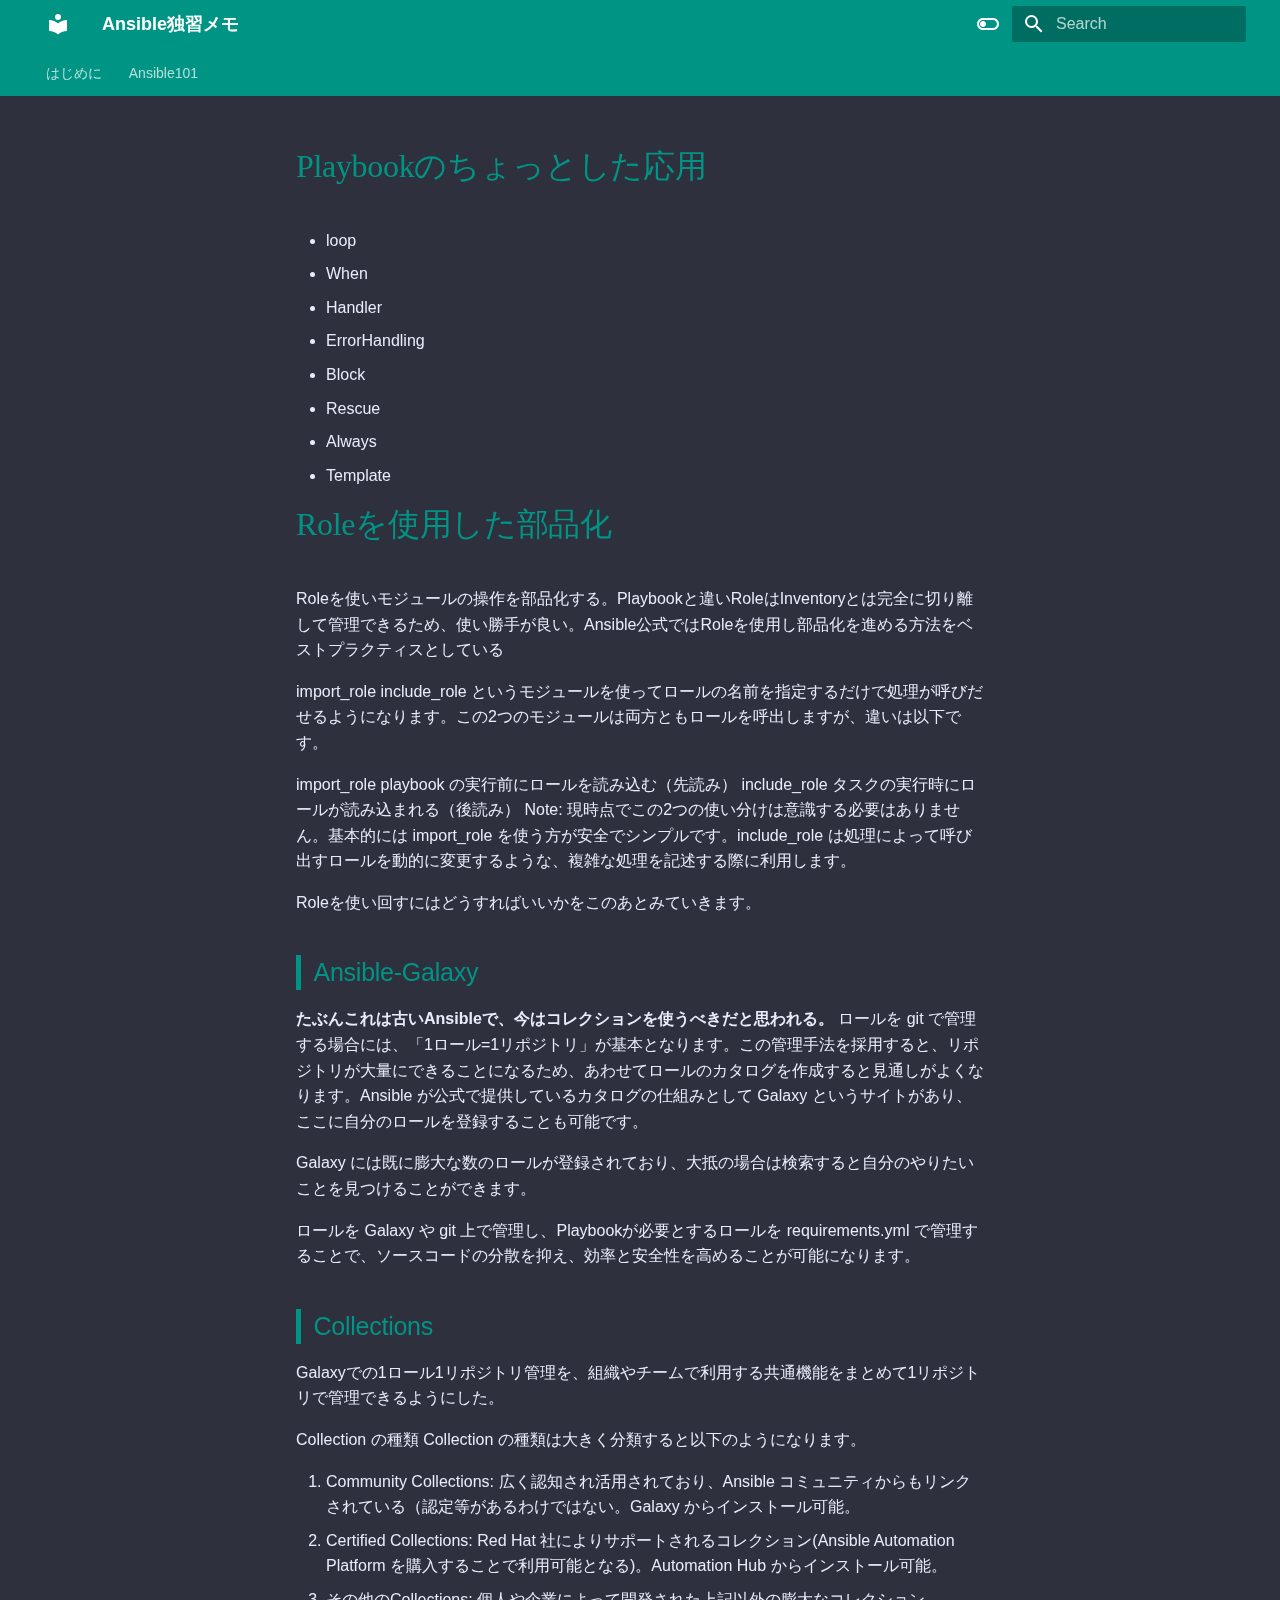
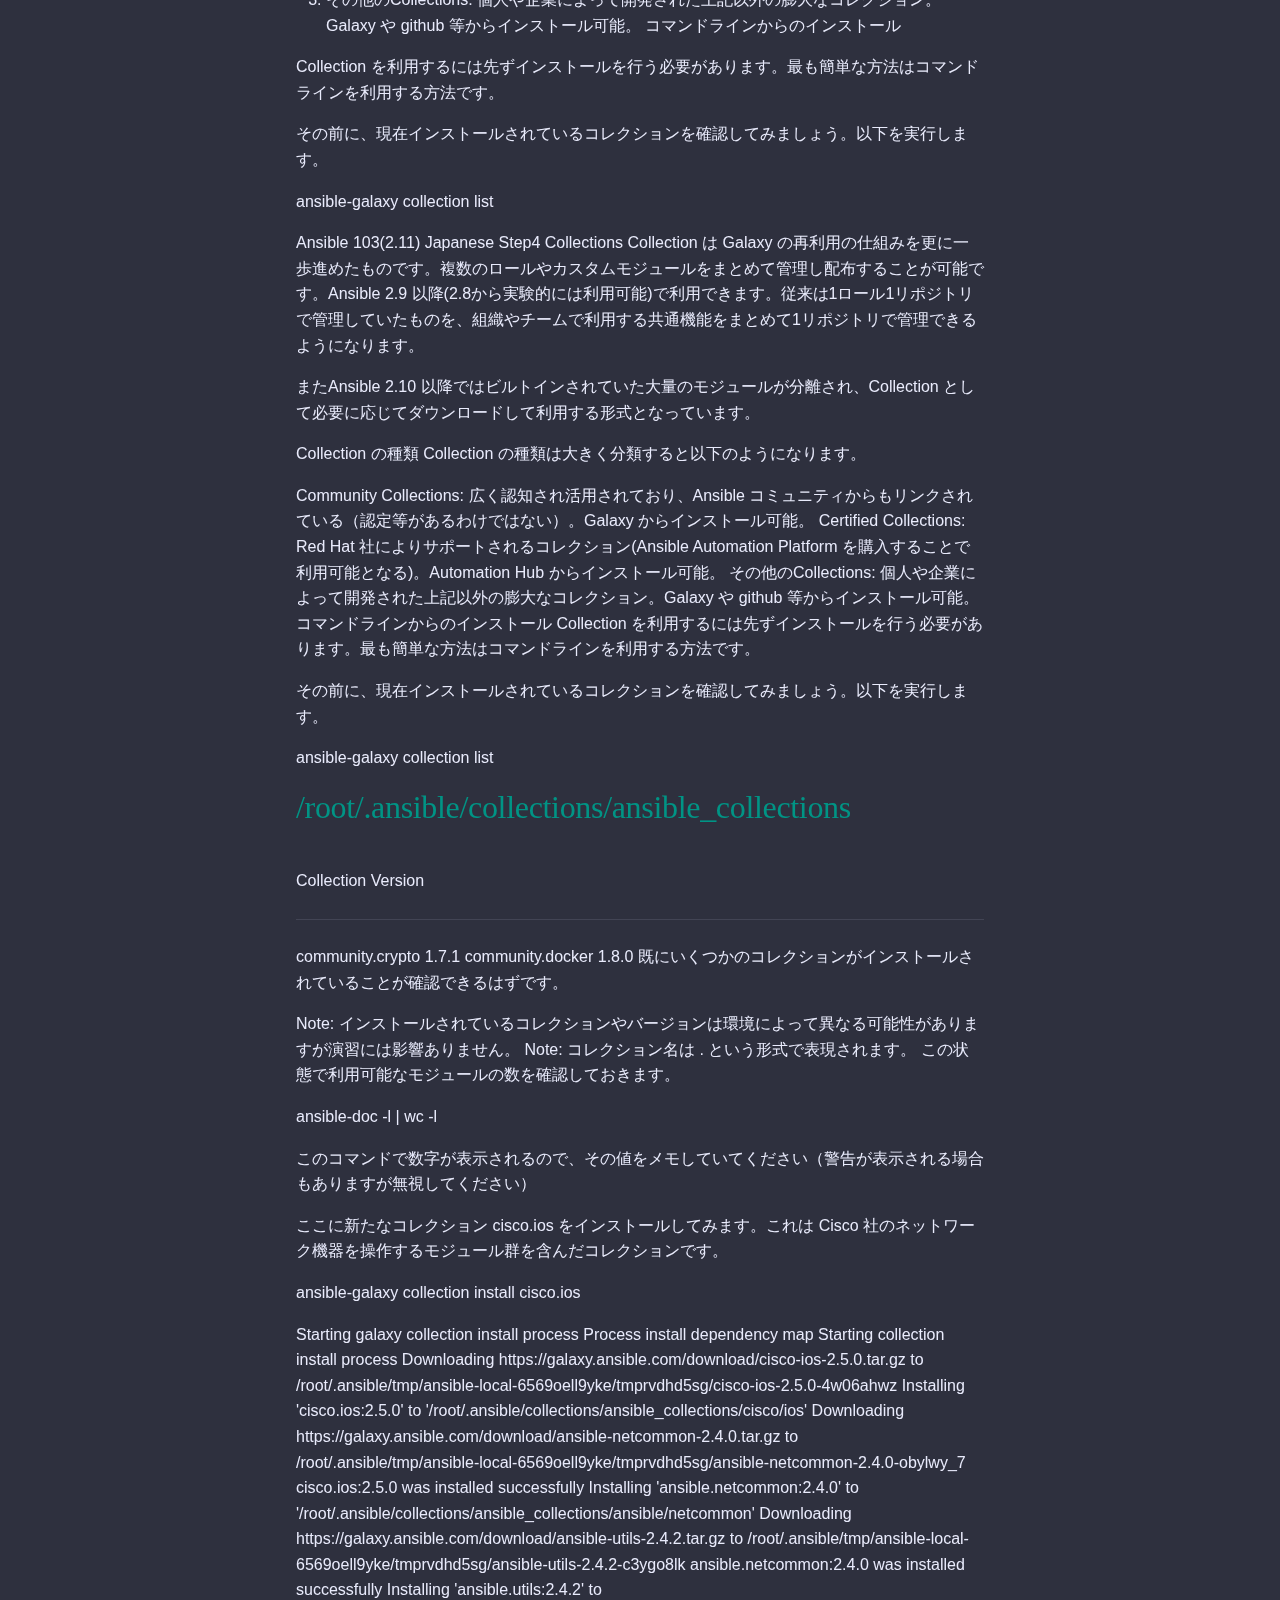
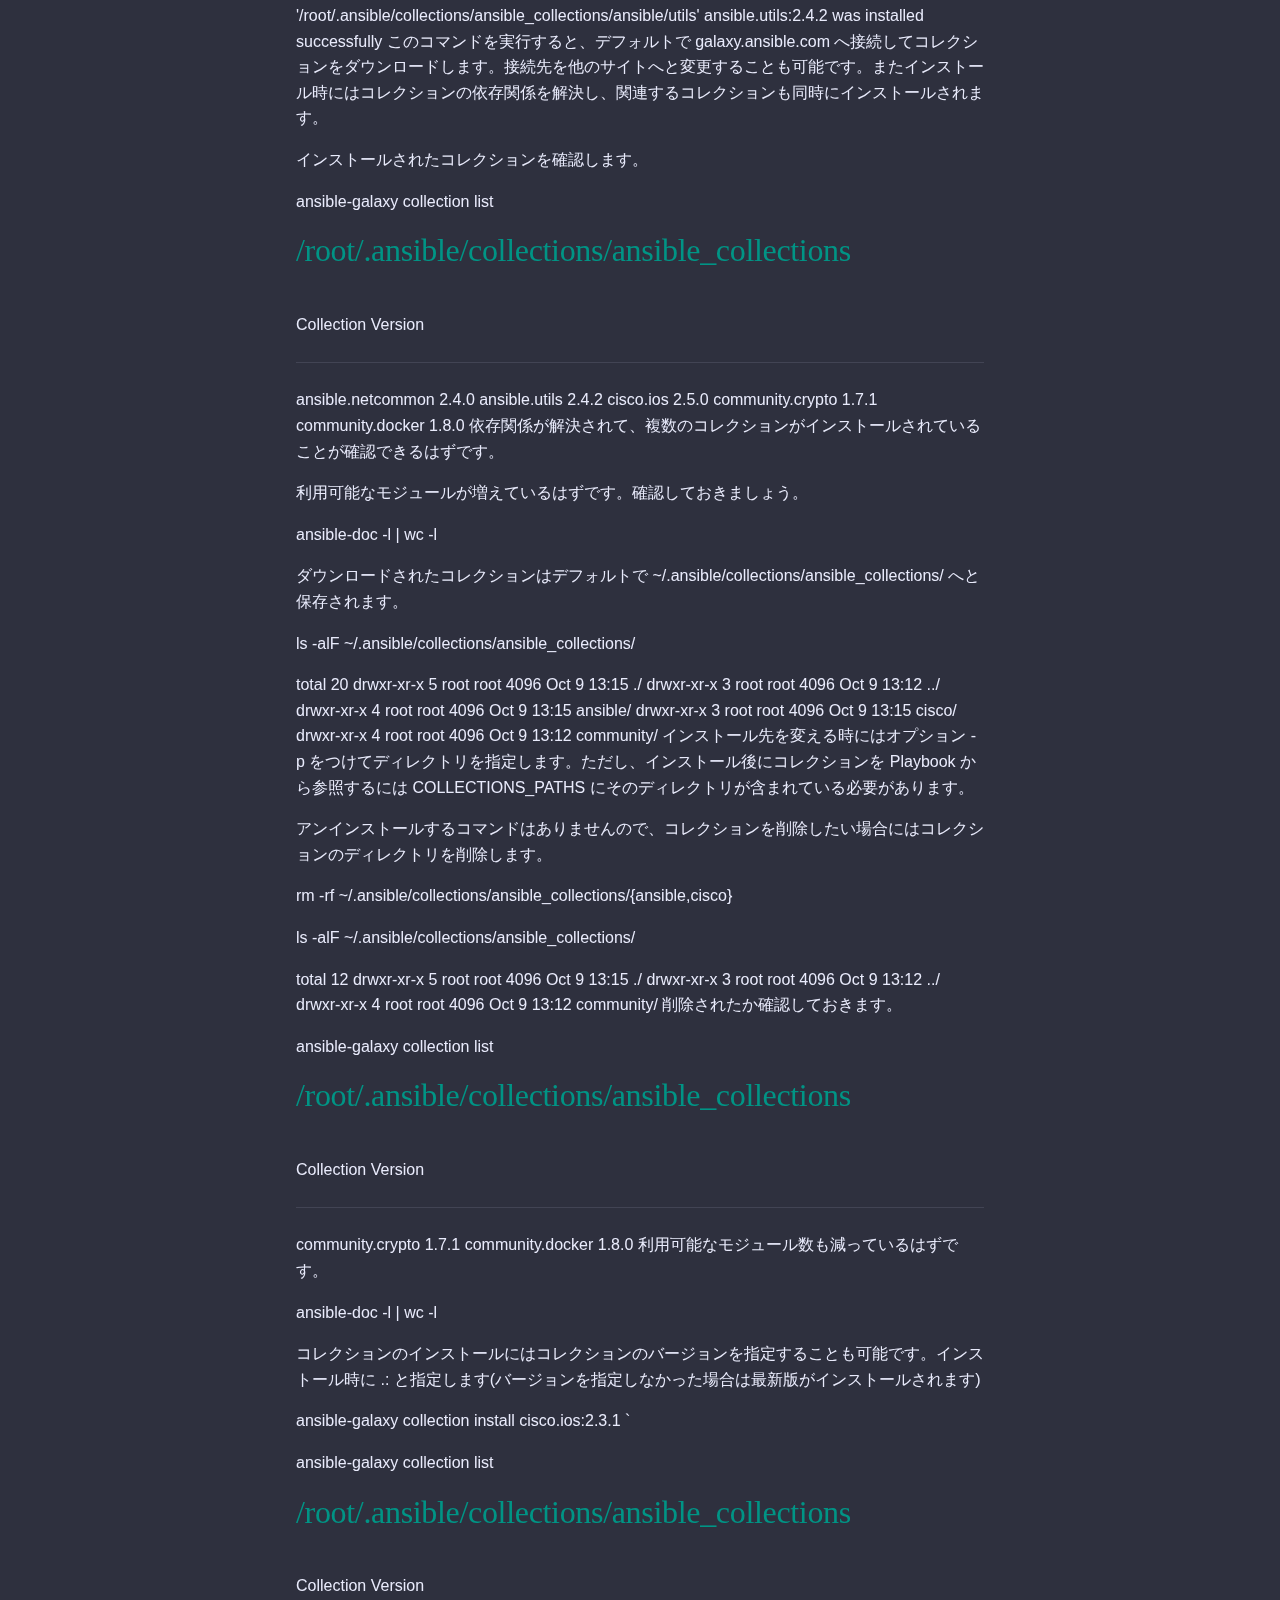
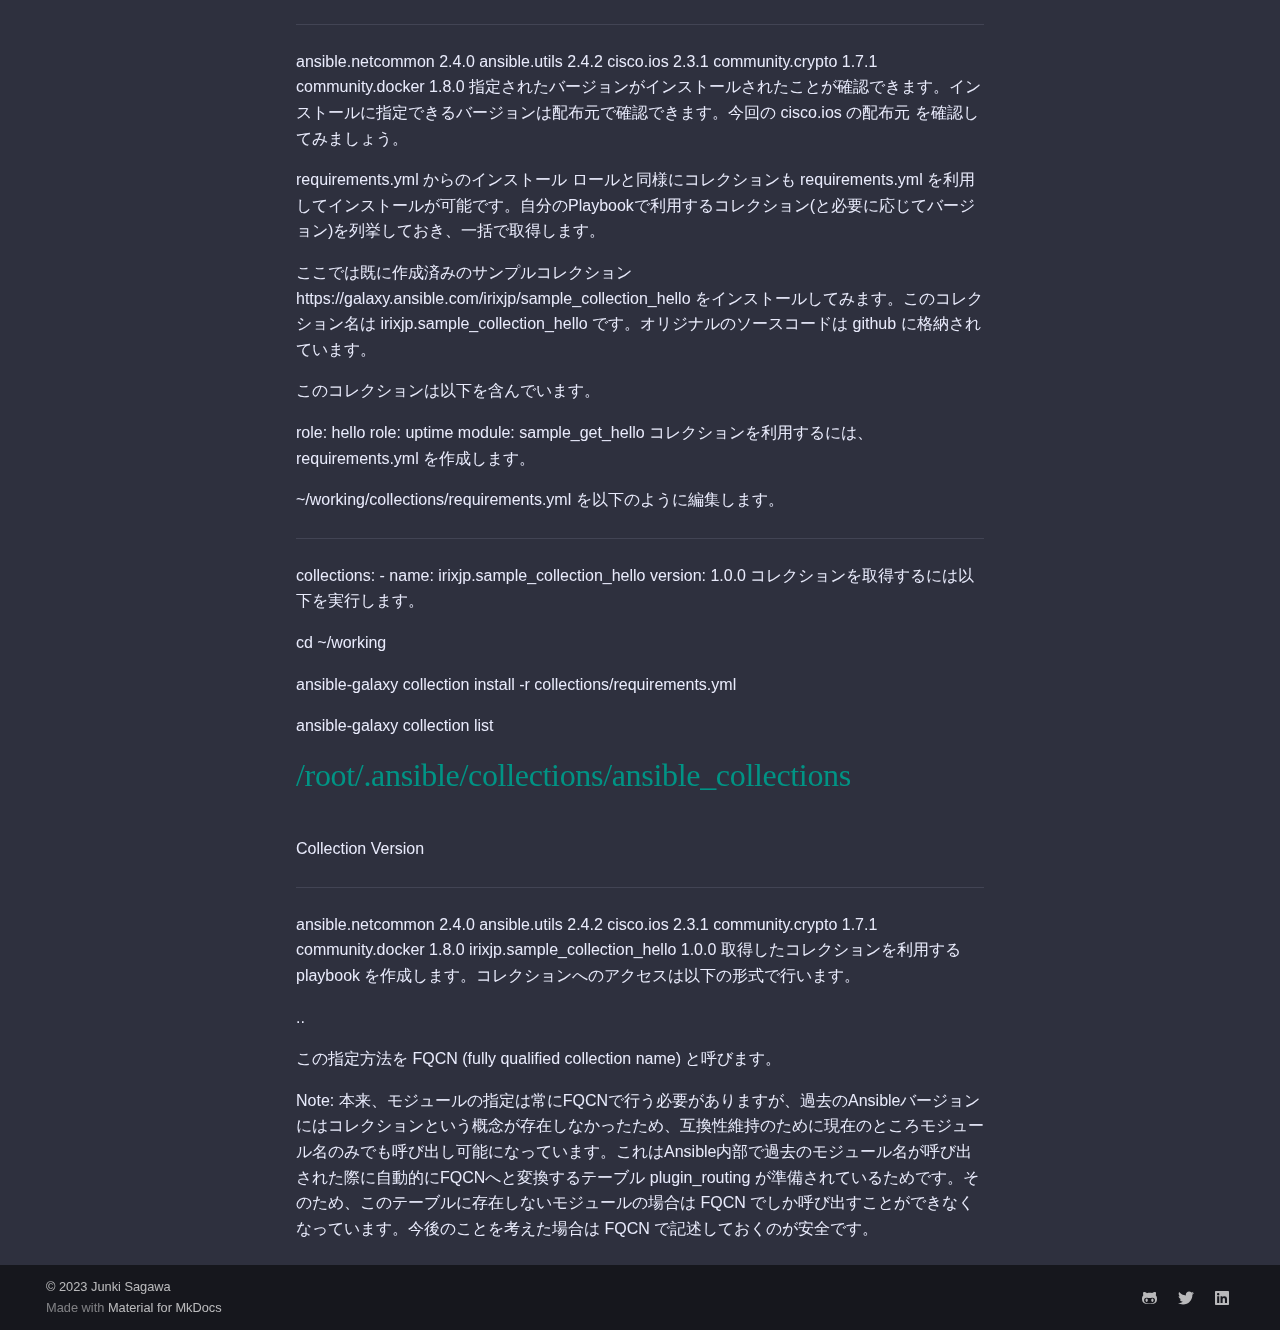
<file: ansible02/index.html>
<!doctype html>
<html lang="en" class="no-js">
  <head>
    
      <meta charset="utf-8">
      <meta name="viewport" content="width=device-width,initial-scale=1">
      
      
      
      
      
      <link rel="icon" href="../assets/images/favicon.png">
      <meta name="generator" content="mkdocs-1.4.3, mkdocs-material-9.1.14">
    
    
      
        <title>Playbookのちょっとした応用 - Ansible独習メモ</title>
      
    
    
      <link rel="stylesheet" href="../assets/stylesheets/main.85bb2934.min.css">
      
        
        <link rel="stylesheet" href="../assets/stylesheets/palette.a6bdf11c.min.css">
      
      
  
  
    
    
  
    
    
  
    
    
  
    
    
  
    
    
  
    
    
  
    
    
  
    
    
  
    
    
  
    
    
  
    
    
  
    
    
  
  
  <style>:root{--md-admonition-icon--note:url('data:image/svg+xml;charset=utf-8,<svg xmlns="http://www.w3.org/2000/svg" viewBox="0 0 16 16"><path d="M1 7.775V2.75C1 1.784 1.784 1 2.75 1h5.025c.464 0 .91.184 1.238.513l6.25 6.25a1.75 1.75 0 0 1 0 2.474l-5.026 5.026a1.75 1.75 0 0 1-2.474 0l-6.25-6.25A1.752 1.752 0 0 1 1 7.775Zm1.5 0c0 .066.026.13.073.177l6.25 6.25a.25.25 0 0 0 .354 0l5.025-5.025a.25.25 0 0 0 0-.354l-6.25-6.25a.25.25 0 0 0-.177-.073H2.75a.25.25 0 0 0-.25.25ZM6 5a1 1 0 1 1 0 2 1 1 0 0 1 0-2Z"/></svg>');--md-admonition-icon--abstract:url('data:image/svg+xml;charset=utf-8,<svg xmlns="http://www.w3.org/2000/svg" viewBox="0 0 16 16"><path d="M2.5 1.75v11.5c0 .138.112.25.25.25h3.17a.75.75 0 0 1 0 1.5H2.75A1.75 1.75 0 0 1 1 13.25V1.75C1 .784 1.784 0 2.75 0h8.5C12.216 0 13 .784 13 1.75v7.736a.75.75 0 0 1-1.5 0V1.75a.25.25 0 0 0-.25-.25h-8.5a.25.25 0 0 0-.25.25Zm13.274 9.537v-.001l-4.557 4.45a.75.75 0 0 1-1.055-.008l-1.943-1.95a.75.75 0 0 1 1.062-1.058l1.419 1.425 4.026-3.932a.75.75 0 1 1 1.048 1.074ZM4.75 4h4.5a.75.75 0 0 1 0 1.5h-4.5a.75.75 0 0 1 0-1.5ZM4 7.75A.75.75 0 0 1 4.75 7h2a.75.75 0 0 1 0 1.5h-2A.75.75 0 0 1 4 7.75Z"/></svg>');--md-admonition-icon--info:url('data:image/svg+xml;charset=utf-8,<svg xmlns="http://www.w3.org/2000/svg" viewBox="0 0 16 16"><path d="M0 8a8 8 0 1 1 16 0A8 8 0 0 1 0 8Zm8-6.5a6.5 6.5 0 1 0 0 13 6.5 6.5 0 0 0 0-13ZM6.5 7.75A.75.75 0 0 1 7.25 7h1a.75.75 0 0 1 .75.75v2.75h.25a.75.75 0 0 1 0 1.5h-2a.75.75 0 0 1 0-1.5h.25v-2h-.25a.75.75 0 0 1-.75-.75ZM8 6a1 1 0 1 1 0-2 1 1 0 0 1 0 2Z"/></svg>');--md-admonition-icon--tip:url('data:image/svg+xml;charset=utf-8,<svg xmlns="http://www.w3.org/2000/svg" viewBox="0 0 16 16"><path d="M3.499.75a.75.75 0 0 1 1.5 0v.996C5.9 2.903 6.793 3.65 7.662 4.376l.24.202c-.036-.694.055-1.422.426-2.163C9.1.873 10.794-.045 12.622.26 14.408.558 16 1.94 16 4.25c0 1.278-.954 2.575-2.44 2.734l.146.508.065.22c.203.701.412 1.455.476 2.226.142 1.707-.4 3.03-1.487 3.898C11.714 14.671 10.27 15 8.75 15h-6a.75.75 0 0 1 0-1.5h1.376a4.484 4.484 0 0 1-.563-1.191 3.835 3.835 0 0 1-.05-2.063 4.647 4.647 0 0 1-2.025-.293.75.75 0 0 1 .525-1.406c1.357.507 2.376-.006 2.698-.318l.009-.01a.747.747 0 0 1 1.06 0 .748.748 0 0 1-.012 1.074c-.912.92-.992 1.835-.768 2.586.221.74.745 1.337 1.196 1.621H8.75c1.343 0 2.398-.296 3.074-.836.635-.507 1.036-1.31.928-2.602-.05-.603-.216-1.224-.422-1.93l-.064-.221c-.12-.407-.246-.84-.353-1.29a2.425 2.425 0 0 1-.507-.441 3.075 3.075 0 0 1-.633-1.248.75.75 0 0 1 1.455-.364c.046.185.144.436.31.627.146.168.353.305.712.305.738 0 1.25-.615 1.25-1.25 0-1.47-.95-2.315-2.123-2.51-1.172-.196-2.227.387-2.706 1.345-.46.92-.27 1.774.019 3.062l.042.19a.884.884 0 0 1 .01.05c.348.443.666.949.94 1.553a.75.75 0 1 1-1.365.62c-.553-1.217-1.32-1.94-2.3-2.768L6.7 5.527c-.814-.68-1.75-1.462-2.692-2.619a3.737 3.737 0 0 0-1.023.88c-.406.495-.663 1.036-.722 1.508.116.122.306.21.591.239.388.038.797-.06 1.032-.19a.75.75 0 0 1 .728 1.31c-.515.287-1.23.439-1.906.373-.682-.067-1.473-.38-1.879-1.193L.75 5.677V5.5c0-.984.48-1.94 1.077-2.664.46-.559 1.05-1.055 1.673-1.353V.75Z"/></svg>');--md-admonition-icon--success:url('data:image/svg+xml;charset=utf-8,<svg xmlns="http://www.w3.org/2000/svg" viewBox="0 0 16 16"><path d="M13.78 4.22a.75.75 0 0 1 0 1.06l-7.25 7.25a.75.75 0 0 1-1.06 0L2.22 9.28a.751.751 0 0 1 .018-1.042.751.751 0 0 1 1.042-.018L6 10.94l6.72-6.72a.75.75 0 0 1 1.06 0Z"/></svg>');--md-admonition-icon--question:url('data:image/svg+xml;charset=utf-8,<svg xmlns="http://www.w3.org/2000/svg" viewBox="0 0 16 16"><path d="M0 8a8 8 0 1 1 16 0A8 8 0 0 1 0 8Zm8-6.5a6.5 6.5 0 1 0 0 13 6.5 6.5 0 0 0 0-13ZM6.92 6.085h.001a.749.749 0 1 1-1.342-.67c.169-.339.436-.701.849-.977C6.845 4.16 7.369 4 8 4a2.756 2.756 0 0 1 1.637.525c.503.377.863.965.863 1.725 0 .448-.115.83-.329 1.15-.205.307-.47.513-.692.662-.109.072-.22.138-.313.195l-.006.004a6.24 6.24 0 0 0-.26.16.952.952 0 0 0-.276.245.75.75 0 0 1-1.248-.832c.184-.264.42-.489.692-.661.103-.067.207-.132.313-.195l.007-.004c.1-.061.182-.11.258-.161a.969.969 0 0 0 .277-.245C8.96 6.514 9 6.427 9 6.25a.612.612 0 0 0-.262-.525A1.27 1.27 0 0 0 8 5.5c-.369 0-.595.09-.74.187a1.01 1.01 0 0 0-.34.398ZM9 11a1 1 0 1 1-2 0 1 1 0 0 1 2 0Z"/></svg>');--md-admonition-icon--warning:url('data:image/svg+xml;charset=utf-8,<svg xmlns="http://www.w3.org/2000/svg" viewBox="0 0 16 16"><path d="M6.457 1.047c.659-1.234 2.427-1.234 3.086 0l6.082 11.378A1.75 1.75 0 0 1 14.082 15H1.918a1.75 1.75 0 0 1-1.543-2.575Zm1.763.707a.25.25 0 0 0-.44 0L1.698 13.132a.25.25 0 0 0 .22.368h12.164a.25.25 0 0 0 .22-.368Zm.53 3.996v2.5a.75.75 0 0 1-1.5 0v-2.5a.75.75 0 0 1 1.5 0ZM9 11a1 1 0 1 1-2 0 1 1 0 0 1 2 0Z"/></svg>');--md-admonition-icon--failure:url('data:image/svg+xml;charset=utf-8,<svg xmlns="http://www.w3.org/2000/svg" viewBox="0 0 16 16"><path d="M2.344 2.343h-.001a8 8 0 0 1 11.314 11.314A8.002 8.002 0 0 1 .234 10.089a8 8 0 0 1 2.11-7.746Zm1.06 10.253a6.5 6.5 0 1 0 9.108-9.275 6.5 6.5 0 0 0-9.108 9.275ZM6.03 4.97 8 6.94l1.97-1.97a.749.749 0 0 1 1.275.326.749.749 0 0 1-.215.734L9.06 8l1.97 1.97a.749.749 0 0 1-.326 1.275.749.749 0 0 1-.734-.215L8 9.06l-1.97 1.97a.749.749 0 0 1-1.275-.326.749.749 0 0 1 .215-.734L6.94 8 4.97 6.03a.751.751 0 0 1 .018-1.042.751.751 0 0 1 1.042-.018Z"/></svg>');--md-admonition-icon--danger:url('data:image/svg+xml;charset=utf-8,<svg xmlns="http://www.w3.org/2000/svg" viewBox="0 0 16 16"><path d="M9.504.43a1.516 1.516 0 0 1 2.437 1.713L10.415 5.5h2.123c1.57 0 2.346 1.909 1.22 3.004l-7.34 7.142a1.249 1.249 0 0 1-.871.354h-.302a1.25 1.25 0 0 1-1.157-1.723L5.633 10.5H3.462c-1.57 0-2.346-1.909-1.22-3.004L9.503.429Zm1.047 1.074L3.286 8.571A.25.25 0 0 0 3.462 9H6.75a.75.75 0 0 1 .694 1.034l-1.713 4.188 6.982-6.793A.25.25 0 0 0 12.538 7H9.25a.75.75 0 0 1-.683-1.06l2.008-4.418.003-.006a.036.036 0 0 0-.004-.009l-.006-.006-.008-.001c-.003 0-.006.002-.009.004Z"/></svg>');--md-admonition-icon--bug:url('data:image/svg+xml;charset=utf-8,<svg xmlns="http://www.w3.org/2000/svg" viewBox="0 0 16 16"><path d="M4.72.22a.75.75 0 0 1 1.06 0l1 .999a3.488 3.488 0 0 1 2.441 0l.999-1a.748.748 0 0 1 1.265.332.75.75 0 0 1-.205.729l-.775.776c.616.63.995 1.493.995 2.444v.327c0 .1-.009.197-.025.292.408.14.764.392 1.029.722l1.968-.787a.75.75 0 0 1 .556 1.392L13 7.258V9h2.25a.75.75 0 0 1 0 1.5H13v.5c0 .409-.049.806-.141 1.186l2.17.868a.75.75 0 0 1-.557 1.392l-2.184-.873A4.997 4.997 0 0 1 8 16a4.997 4.997 0 0 1-4.288-2.427l-2.183.873a.75.75 0 0 1-.558-1.392l2.17-.868A5.036 5.036 0 0 1 3 11v-.5H.75a.75.75 0 0 1 0-1.5H3V7.258L.971 6.446a.75.75 0 0 1 .558-1.392l1.967.787c.265-.33.62-.583 1.03-.722a1.677 1.677 0 0 1-.026-.292V4.5c0-.951.38-1.814.995-2.444L4.72 1.28a.75.75 0 0 1 0-1.06Zm.53 6.28a.75.75 0 0 0-.75.75V11a3.5 3.5 0 1 0 7 0V7.25a.75.75 0 0 0-.75-.75ZM6.173 5h3.654A.172.172 0 0 0 10 4.827V4.5a2 2 0 1 0-4 0v.327c0 .096.077.173.173.173Z"/></svg>');--md-admonition-icon--example:url('data:image/svg+xml;charset=utf-8,<svg xmlns="http://www.w3.org/2000/svg" viewBox="0 0 16 16"><path d="M5 5.782V2.5h-.25a.75.75 0 0 1 0-1.5h6.5a.75.75 0 0 1 0 1.5H11v3.282l3.666 5.76C15.619 13.04 14.543 15 12.767 15H3.233c-1.776 0-2.852-1.96-1.899-3.458Zm-2.4 6.565a.75.75 0 0 0 .633 1.153h9.534a.75.75 0 0 0 .633-1.153L12.225 10.5h-8.45ZM9.5 2.5h-3V6c0 .143-.04.283-.117.403L4.73 9h6.54L9.617 6.403A.746.746 0 0 1 9.5 6Z"/></svg>');--md-admonition-icon--quote:url('data:image/svg+xml;charset=utf-8,<svg xmlns="http://www.w3.org/2000/svg" viewBox="0 0 16 16"><path d="M1.75 2.5h10.5a.75.75 0 0 1 0 1.5H1.75a.75.75 0 0 1 0-1.5Zm4 5h8.5a.75.75 0 0 1 0 1.5h-8.5a.75.75 0 0 1 0-1.5Zm0 5h8.5a.75.75 0 0 1 0 1.5h-8.5a.75.75 0 0 1 0-1.5ZM2.5 7.75v6a.75.75 0 0 1-1.5 0v-6a.75.75 0 0 1 1.5 0Z"/></svg>');}</style>


    
    
    
      
        
        
        <link rel="preconnect" href="https://fonts.gstatic.com" crossorigin>
        <link rel="stylesheet" href="https://fonts.googleapis.com/css?family=IBM+Plex+Sans+JP+Light:300,300i,400,400i,700,700i%7CInconsolata:400,400i,700,700i&display=fallback">
        <style>:root{--md-text-font:"IBM Plex Sans JP Light";--md-code-font:"Inconsolata"}</style>
      
    
    
      <link rel="stylesheet" href="../stylesheets/extra.css">
    
    <script>__md_scope=new URL("..",location),__md_hash=e=>[...e].reduce((e,_)=>(e<<5)-e+_.charCodeAt(0),0),__md_get=(e,_=localStorage,t=__md_scope)=>JSON.parse(_.getItem(t.pathname+"."+e)),__md_set=(e,_,t=localStorage,a=__md_scope)=>{try{t.setItem(a.pathname+"."+e,JSON.stringify(_))}catch(e){}}</script>
    
      

    
    
    
  </head>
  
  
    
    
      
    
    
    
    
    <body dir="ltr" data-md-color-scheme="slate" data-md-color-primary="teal" data-md-color-accent="purple">
  
    
    
      <script>var palette=__md_get("__palette");if(palette&&"object"==typeof palette.color)for(var key of Object.keys(palette.color))document.body.setAttribute("data-md-color-"+key,palette.color[key])</script>
    
    <input class="md-toggle" data-md-toggle="drawer" type="checkbox" id="__drawer" autocomplete="off">
    <input class="md-toggle" data-md-toggle="search" type="checkbox" id="__search" autocomplete="off">
    <label class="md-overlay" for="__drawer"></label>
    <div data-md-component="skip">
      
        
        <a href="#playbook" class="md-skip">
          Skip to content
        </a>
      
    </div>
    <div data-md-component="announce">
      
    </div>
    
    
      

<header class="md-header" data-md-component="header">
  <nav class="md-header__inner md-grid" aria-label="Header">
    <a href=".." title="Ansible独習メモ" class="md-header__button md-logo" aria-label="Ansible独習メモ" data-md-component="logo">
      
  
  <svg xmlns="http://www.w3.org/2000/svg" viewBox="0 0 24 24"><path d="M12 8a3 3 0 0 0 3-3 3 3 0 0 0-3-3 3 3 0 0 0-3 3 3 3 0 0 0 3 3m0 3.54C9.64 9.35 6.5 8 3 8v11c3.5 0 6.64 1.35 9 3.54 2.36-2.19 5.5-3.54 9-3.54V8c-3.5 0-6.64 1.35-9 3.54Z"/></svg>

    </a>
    <label class="md-header__button md-icon" for="__drawer">
      <svg xmlns="http://www.w3.org/2000/svg" viewBox="0 0 24 24"><path d="M3 6h18v2H3V6m0 5h18v2H3v-2m0 5h18v2H3v-2Z"/></svg>
    </label>
    <div class="md-header__title" data-md-component="header-title">
      <div class="md-header__ellipsis">
        <div class="md-header__topic">
          <span class="md-ellipsis">
            Ansible独習メモ
          </span>
        </div>
        <div class="md-header__topic" data-md-component="header-topic">
          <span class="md-ellipsis">
            
              Playbookのちょっとした応用
            
          </span>
        </div>
      </div>
    </div>
    
      
        <form class="md-header__option" data-md-component="palette">
          
            
            
            
            <input class="md-option" data-md-color-media="" data-md-color-scheme="slate" data-md-color-primary="teal" data-md-color-accent="purple"  aria-label="Switch to Light mode"  type="radio" name="__palette" id="__palette_1">
            
              <label class="md-header__button md-icon" title="Switch to Light mode" for="__palette_2" hidden>
                <svg xmlns="http://www.w3.org/2000/svg" viewBox="0 0 24 24"><path d="M17 6H7c-3.31 0-6 2.69-6 6s2.69 6 6 6h10c3.31 0 6-2.69 6-6s-2.69-6-6-6zm0 10H7c-2.21 0-4-1.79-4-4s1.79-4 4-4h10c2.21 0 4 1.79 4 4s-1.79 4-4 4zM7 9c-1.66 0-3 1.34-3 3s1.34 3 3 3 3-1.34 3-3-1.34-3-3-3z"/></svg>
              </label>
            
          
            
            
            
            <input class="md-option" data-md-color-media="" data-md-color-scheme="default" data-md-color-primary="teal" data-md-color-accent="purple"  aria-label="Switch to Dark mode"  type="radio" name="__palette" id="__palette_2">
            
              <label class="md-header__button md-icon" title="Switch to Dark mode" for="__palette_1" hidden>
                <svg xmlns="http://www.w3.org/2000/svg" viewBox="0 0 24 24"><path d="M17 7H7a5 5 0 0 0-5 5 5 5 0 0 0 5 5h10a5 5 0 0 0 5-5 5 5 0 0 0-5-5m0 8a3 3 0 0 1-3-3 3 3 0 0 1 3-3 3 3 0 0 1 3 3 3 3 0 0 1-3 3Z"/></svg>
              </label>
            
          
        </form>
      
    
    
    
      <label class="md-header__button md-icon" for="__search">
        <svg xmlns="http://www.w3.org/2000/svg" viewBox="0 0 24 24"><path d="M9.5 3A6.5 6.5 0 0 1 16 9.5c0 1.61-.59 3.09-1.56 4.23l.27.27h.79l5 5-1.5 1.5-5-5v-.79l-.27-.27A6.516 6.516 0 0 1 9.5 16 6.5 6.5 0 0 1 3 9.5 6.5 6.5 0 0 1 9.5 3m0 2C7 5 5 7 5 9.5S7 14 9.5 14 14 12 14 9.5 12 5 9.5 5Z"/></svg>
      </label>
      <div class="md-search" data-md-component="search" role="dialog">
  <label class="md-search__overlay" for="__search"></label>
  <div class="md-search__inner" role="search">
    <form class="md-search__form" name="search">
      <input type="text" class="md-search__input" name="query" aria-label="Search" placeholder="Search" autocapitalize="off" autocorrect="off" autocomplete="off" spellcheck="false" data-md-component="search-query" required>
      <label class="md-search__icon md-icon" for="__search">
        <svg xmlns="http://www.w3.org/2000/svg" viewBox="0 0 24 24"><path d="M9.5 3A6.5 6.5 0 0 1 16 9.5c0 1.61-.59 3.09-1.56 4.23l.27.27h.79l5 5-1.5 1.5-5-5v-.79l-.27-.27A6.516 6.516 0 0 1 9.5 16 6.5 6.5 0 0 1 3 9.5 6.5 6.5 0 0 1 9.5 3m0 2C7 5 5 7 5 9.5S7 14 9.5 14 14 12 14 9.5 12 5 9.5 5Z"/></svg>
        <svg xmlns="http://www.w3.org/2000/svg" viewBox="0 0 24 24"><path d="M20 11v2H8l5.5 5.5-1.42 1.42L4.16 12l7.92-7.92L13.5 5.5 8 11h12Z"/></svg>
      </label>
      <nav class="md-search__options" aria-label="Search">
        
        <button type="reset" class="md-search__icon md-icon" title="Clear" aria-label="Clear" tabindex="-1">
          <svg xmlns="http://www.w3.org/2000/svg" viewBox="0 0 24 24"><path d="M19 6.41 17.59 5 12 10.59 6.41 5 5 6.41 10.59 12 5 17.59 6.41 19 12 13.41 17.59 19 19 17.59 13.41 12 19 6.41Z"/></svg>
        </button>
      </nav>
      
        <div class="md-search__suggest" data-md-component="search-suggest"></div>
      
    </form>
    <div class="md-search__output">
      <div class="md-search__scrollwrap" data-md-scrollfix>
        <div class="md-search-result" data-md-component="search-result">
          <div class="md-search-result__meta">
            Initializing search
          </div>
          <ol class="md-search-result__list" role="presentation"></ol>
        </div>
      </div>
    </div>
  </div>
</div>
    
    
  </nav>
  
</header>
    
    <div class="md-container" data-md-component="container">
      
      
        
          
            
<nav class="md-tabs" aria-label="Tabs" data-md-component="tabs">
  <div class="md-grid">
    <ul class="md-tabs__list">
      
        
  
  


  <li class="md-tabs__item">
    <a href=".." class="md-tabs__link">
      はじめに
    </a>
  </li>

      
        
  
  


  <li class="md-tabs__item">
    <a href="../ansible01/" class="md-tabs__link">
      Ansible101
    </a>
  </li>

      
    </ul>
  </div>
</nav>
          
        
      
      <main class="md-main" data-md-component="main">
        <div class="md-main__inner md-grid">
          
            
              
              <div class="md-sidebar md-sidebar--primary" data-md-component="sidebar" data-md-type="navigation" >
                <div class="md-sidebar__scrollwrap">
                  <div class="md-sidebar__inner">
                    

  


<nav class="md-nav md-nav--primary md-nav--lifted" aria-label="Navigation" data-md-level="0">
  <label class="md-nav__title" for="__drawer">
    <a href=".." title="Ansible独習メモ" class="md-nav__button md-logo" aria-label="Ansible独習メモ" data-md-component="logo">
      
  
  <svg xmlns="http://www.w3.org/2000/svg" viewBox="0 0 24 24"><path d="M12 8a3 3 0 0 0 3-3 3 3 0 0 0-3-3 3 3 0 0 0-3 3 3 3 0 0 0 3 3m0 3.54C9.64 9.35 6.5 8 3 8v11c3.5 0 6.64 1.35 9 3.54 2.36-2.19 5.5-3.54 9-3.54V8c-3.5 0-6.64 1.35-9 3.54Z"/></svg>

    </a>
    Ansible独習メモ
  </label>
  
  <ul class="md-nav__list" data-md-scrollfix>
    
      
      
      

  
  
  
    <li class="md-nav__item">
      <a href=".." class="md-nav__link">
        はじめに
      </a>
    </li>
  

    
      
      
      

  
  
  
    <li class="md-nav__item">
      <a href="../ansible01/" class="md-nav__link">
        Ansible101
      </a>
    </li>
  

    
  </ul>
</nav>
                  </div>
                </div>
              </div>
            
            
              
              <div class="md-sidebar md-sidebar--secondary" data-md-component="sidebar" data-md-type="toc" >
                <div class="md-sidebar__scrollwrap">
                  <div class="md-sidebar__inner">
                    

<nav class="md-nav md-nav--secondary" aria-label="Table of contents">
  
  
  
    
  
  
</nav>
                  </div>
                </div>
              </div>
            
          
          
            <div class="md-content" data-md-component="content">
              <article class="md-content__inner md-typeset">
                
                  


<h1 id="playbook">Playbookのちょっとした応用</h1>
<ul>
<li>loop</li>
<li>When</li>
<li>Handler</li>
<li>ErrorHandling</li>
<li>Block</li>
<li>Rescue</li>
<li>Always</li>
<li>Template</li>
</ul>
<h1 id="role">Roleを使用した部品化</h1>
<p>Roleを使いモジュールの操作を部品化する。Playbookと違いRoleはInventoryとは完全に切り離して管理できるため、使い勝手が良い。Ansible公式ではRoleを使用し部品化を進める方法をベストプラクティスとしている  </p>
<p>import_role include_role というモジュールを使ってロールの名前を指定するだけで処理が呼びだせるようになります。この2つのモジュールは両方ともロールを呼出しますが、違いは以下です。</p>
<p>import_role playbook の実行前にロールを読み込む（先読み）
include_role タスクの実行時にロールが読み込まれる（後読み）
Note: 現時点でこの2つの使い分けは意識する必要はありません。基本的には import_role を使う方が安全でシンプルです。include_role は処理によって呼び出すロールを動的に変更するような、複雑な処理を記述する際に利用します。</p>
<p>Roleを使い回すにはどうすればいいかをこのあとみていきます。</p>
<h2 id="ansible-galaxy">Ansible-Galaxy</h2>
<p><strong>たぶんこれは古いAnsibleで、今はコレクションを使うべきだと思われる。</strong>
ロールを git で管理する場合には、「1ロール=1リポジトリ」が基本となります。この管理手法を採用すると、リポジトリが大量にできることになるため、あわせてロールのカタログを作成すると見通しがよくなります。Ansible が公式で提供しているカタログの仕組みとして Galaxy というサイトがあり、ここに自分のロールを登録することも可能です。</p>
<p>Galaxy には既に膨大な数のロールが登録されており、大抵の場合は検索すると自分のやりたいことを見つけることができます。</p>
<p>ロールを Galaxy や git 上で管理し、Playbookが必要とするロールを requirements.yml で管理することで、ソースコードの分散を抑え、効率と安全性を高めることが可能になります。</p>
<h2 id="collections">Collections</h2>
<p>Galaxyでの1ロール1リポジトリ管理を、組織やチームで利用する共通機能をまとめて1リポジトリで管理できるようにした。</p>
<p>Collection の種類
Collection の種類は大きく分類すると以下のようになります。</p>
<ol>
<li>Community Collections: 広く認知され活用されており、Ansible コミュニティからもリンクされている（認定等があるわけではない。Galaxy からインストール可能。  </li>
<li>Certified Collections: Red Hat 社によりサポートされるコレクション(Ansible Automation Platform を購入することで利用可能となる)。Automation Hub からインストール可能。  </li>
<li>その他のCollections: 個人や企業によって開発された上記以外の膨大なコレクション。Galaxy や github 等からインストール可能。
コマンドラインからのインストール  </li>
</ol>
<p>Collection を利用するには先ずインストールを行う必要があります。最も簡単な方法はコマンドラインを利用する方法です。</p>
<p>その前に、現在インストールされているコレクションを確認してみましょう。以下を実行します。</p>
<p>ansible-galaxy collection list</p>
<p>Ansible 103(2.11) Japanese
Step4
Collections
Collection は Galaxy の再利用の仕組みを更に一歩進めたものです。複数のロールやカスタムモジュールをまとめて管理し配布することが可能です。Ansible 2.9 以降(2.8から実験的には利用可能)で利用できます。従来は1ロール1リポジトリで管理していたものを、組織やチームで利用する共通機能をまとめて1リポジトリで管理できるようになります。</p>
<p>またAnsible 2.10 以降ではビルトインされていた大量のモジュールが分離され、Collection として必要に応じてダウンロードして利用する形式となっています。</p>
<p>Collection の種類
Collection の種類は大きく分類すると以下のようになります。</p>
<p>Community Collections: 広く認知され活用されており、Ansible コミュニティからもリンクされている（認定等があるわけではない）。Galaxy からインストール可能。
Certified Collections: Red Hat 社によりサポートされるコレクション(Ansible Automation Platform を購入することで利用可能となる)。Automation Hub からインストール可能。
その他のCollections: 個人や企業によって開発された上記以外の膨大なコレクション。Galaxy や github 等からインストール可能。
コマンドラインからのインストール
Collection を利用するには先ずインストールを行う必要があります。最も簡単な方法はコマンドラインを利用する方法です。</p>
<p>その前に、現在インストールされているコレクションを確認してみましょう。以下を実行します。</p>
<p>ansible-galaxy collection list</p>
<h1 id="rootansiblecollectionsansible_collections">/root/.ansible/collections/ansible_collections</h1>
<p>Collection       Version</p>
<hr />
<p>community.crypto 1.7.1
community.docker 1.8.0 
既にいくつかのコレクションがインストールされていることが確認できるはずです。</p>
<p>Note: インストールされているコレクションやバージョンは環境によって異なる可能性がありますが演習には影響ありません。
Note: コレクション名は <namespace>.<collection_name> という形式で表現されます。
この状態で利用可能なモジュールの数を確認しておきます。</p>
<p>ansible-doc -l | wc -l</p>
<p>このコマンドで数字が表示されるので、その値をメモしていてください（警告が表示される場合もありますが無視してください）</p>
<p>ここに新たなコレクション cisco.ios をインストールしてみます。これは Cisco 社のネットワーク機器を操作するモジュール群を含んだコレクションです。</p>
<p>ansible-galaxy collection install cisco.ios</p>
<p>Starting galaxy collection install process
Process install dependency map
Starting collection install process
Downloading https://galaxy.ansible.com/download/cisco-ios-2.5.0.tar.gz to /root/.ansible/tmp/ansible-local-6569oell9yke/tmprvdhd5sg/cisco-ios-2.5.0-4w06ahwz
Installing 'cisco.ios:2.5.0' to '/root/.ansible/collections/ansible_collections/cisco/ios'
Downloading https://galaxy.ansible.com/download/ansible-netcommon-2.4.0.tar.gz to /root/.ansible/tmp/ansible-local-6569oell9yke/tmprvdhd5sg/ansible-netcommon-2.4.0-obylwy_7
cisco.ios:2.5.0 was installed successfully
Installing 'ansible.netcommon:2.4.0' to '/root/.ansible/collections/ansible_collections/ansible/netcommon'
Downloading https://galaxy.ansible.com/download/ansible-utils-2.4.2.tar.gz to /root/.ansible/tmp/ansible-local-6569oell9yke/tmprvdhd5sg/ansible-utils-2.4.2-c3ygo8lk
ansible.netcommon:2.4.0 was installed successfully
Installing 'ansible.utils:2.4.2' to '/root/.ansible/collections/ansible_collections/ansible/utils'
ansible.utils:2.4.2 was installed successfully
このコマンドを実行すると、デフォルトで galaxy.ansible.com へ接続してコレクションをダウンロードします。接続先を他のサイトへと変更することも可能です。またインストール時にはコレクションの依存関係を解決し、関連するコレクションも同時にインストールされます。</p>
<p>インストールされたコレクションを確認します。</p>
<p>ansible-galaxy collection list</p>
<h1 id="rootansiblecollectionsansible_collections_1">/root/.ansible/collections/ansible_collections</h1>
<p>Collection        Version</p>
<hr />
<p>ansible.netcommon 2.4.0
ansible.utils     2.4.2
cisco.ios         2.5.0
community.crypto  1.7.1
community.docker  1.8.0
依存関係が解決されて、複数のコレクションがインストールされていることが確認できるはずです。</p>
<p>利用可能なモジュールが増えているはずです。確認しておきましょう。</p>
<p>ansible-doc -l | wc -l</p>
<p>ダウンロードされたコレクションはデフォルトで ~/.ansible/collections/ansible_collections/ へと保存されます。</p>
<p>ls -alF ~/.ansible/collections/ansible_collections/</p>
<p>total 20
drwxr-xr-x 5 root root 4096 Oct  9 13:15 ./
drwxr-xr-x 3 root root 4096 Oct  9 13:12 ../
drwxr-xr-x 4 root root 4096 Oct  9 13:15 ansible/
drwxr-xr-x 3 root root 4096 Oct  9 13:15 cisco/
drwxr-xr-x 4 root root 4096 Oct  9 13:12 community/
インストール先を変える時にはオプション -p をつけてディレクトリを指定します。ただし、インストール後にコレクションを Playbook から参照するには COLLECTIONS_PATHS にそのディレクトリが含まれている必要があります。</p>
<p>アンインストールするコマンドはありませんので、コレクションを削除したい場合にはコレクションのディレクトリを削除します。</p>
<p>rm -rf ~/.ansible/collections/ansible_collections/{ansible,cisco}</p>
<p>ls -alF ~/.ansible/collections/ansible_collections/</p>
<p>total 12
drwxr-xr-x 5 root root 4096 Oct  9 13:15 ./
drwxr-xr-x 3 root root 4096 Oct  9 13:12 ../
drwxr-xr-x 4 root root 4096 Oct  9 13:12 community/
削除されたか確認しておきます。</p>
<p>ansible-galaxy collection list</p>
<h1 id="rootansiblecollectionsansible_collections_2">/root/.ansible/collections/ansible_collections</h1>
<p>Collection        Version</p>
<hr />
<p>community.crypto  1.7.1
community.docker  1.8.0
利用可能なモジュール数も減っているはずです。</p>
<p>ansible-doc -l | wc -l</p>
<p>コレクションのインストールにはコレクションのバージョンを指定することも可能です。インストール時に <namespace>.<collection_name>:<version> と指定します(バージョンを指定しなかった場合は最新版がインストールされます)</p>
<p>ansible-galaxy collection install cisco.ios:2.3.1 `</p>
<p>ansible-galaxy collection list</p>
<h1 id="rootansiblecollectionsansible_collections_3">/root/.ansible/collections/ansible_collections</h1>
<p>Collection        Version</p>
<hr />
<p>ansible.netcommon 2.4.0
ansible.utils     2.4.2
cisco.ios         2.3.1
community.crypto  1.7.1
community.docker  1.8.0
指定されたバージョンがインストールされたことが確認できます。インストールに指定できるバージョンは配布元で確認できます。今回の cisco.ios の配布元 を確認してみましょう。</p>
<p>requirements.yml からのインストール
ロールと同様にコレクションも requirements.yml を利用してインストールが可能です。自分のPlaybookで利用するコレクション(と必要に応じてバージョン)を列挙しておき、一括で取得します。</p>
<p>ここでは既に作成済みのサンプルコレクション https://galaxy.ansible.com/irixjp/sample_collection_hello をインストールしてみます。このコレクション名は irixjp.sample_collection_hello です。オリジナルのソースコードは github に格納されています。</p>
<p>このコレクションは以下を含んでいます。</p>
<p>role: hello
role: uptime
module: sample_get_hello
コレクションを利用するには、requirements.yml を作成します。</p>
<p>~/working/collections/requirements.yml を以下のように編集します。</p>
<hr />
<p>collections:
- name: irixjp.sample_collection_hello
  version: 1.0.0
コレクションを取得するには以下を実行します。</p>
<p>cd ~/working</p>
<p>ansible-galaxy collection install -r collections/requirements.yml</p>
<p>ansible-galaxy collection list</p>
<h1 id="rootansiblecollectionsansible_collections_4">/root/.ansible/collections/ansible_collections</h1>
<p>Collection                     Version</p>
<hr />
<p>ansible.netcommon              2.4.0
ansible.utils                  2.4.2
cisco.ios                      2.3.1
community.crypto               1.7.1
community.docker               1.8.0
irixjp.sample_collection_hello 1.0.0
取得したコレクションを利用する playbook を作成します。コレクションへのアクセスは以下の形式で行います。</p>
<p><namespace>.<collection_name>.<role or module name></p>
<p>この指定方法を FQCN (fully qualified collection name) と呼びます。</p>
<p>Note: 本来、モジュールの指定は常にFQCNで行う必要がありますが、過去のAnsibleバージョンにはコレクションという概念が存在しなかったため、互換性維持のために現在のところモジュール名のみでも呼び出し可能になっています。これはAnsible内部で過去のモジュール名が呼び出された際に自動的にFQCNへと変換するテーブル plugin_routing が準備されているためです。そのため、このテーブルに存在しないモジュールの場合は FQCN でしか呼び出すことができなくなっています。今後のことを考えた場合は FQCN で記述しておくのが安全です。</p>





                
              </article>
            </div>
          
          
  <script>var tabs=__md_get("__tabs");if(Array.isArray(tabs))e:for(var set of document.querySelectorAll(".tabbed-set")){var tab,labels=set.querySelector(".tabbed-labels");for(tab of tabs)for(var label of labels.getElementsByTagName("label"))if(label.innerText.trim()===tab){var input=document.getElementById(label.htmlFor);input.checked=!0;continue e}}</script>

        </div>
        
          <button type="button" class="md-top md-icon" data-md-component="top" hidden>
            <svg xmlns="http://www.w3.org/2000/svg" viewBox="0 0 24 24"><path d="M13 20h-2V8l-5.5 5.5-1.42-1.42L12 4.16l7.92 7.92-1.42 1.42L13 8v12Z"/></svg>
            Back to top
          </button>
        
      </main>
      
        <footer class="md-footer">
  
  <div class="md-footer-meta md-typeset">
    <div class="md-footer-meta__inner md-grid">
      <div class="md-copyright">
  
    <div class="md-copyright__highlight">
      &copy; 2023 <a href="https://github.com/junkisagawa"  target="_blank" rel="noopener">Junki Sagawa</a>

    </div>
  
  
    Made with
    <a href="https://squidfunk.github.io/mkdocs-material/" target="_blank" rel="noopener">
      Material for MkDocs
    </a>
  
</div>
      
        <div class="md-social">
  
    
    
    
    
      
      
    
    <a href="https://github.com/" target="_blank" rel="noopener" title="github.com" class="md-social__link">
      <svg xmlns="http://www.w3.org/2000/svg" viewBox="0 0 480 512"><!--! Font Awesome Free 6.4.0 by @fontawesome - https://fontawesome.com License - https://fontawesome.com/license/free (Icons: CC BY 4.0, Fonts: SIL OFL 1.1, Code: MIT License) Copyright 2023 Fonticons, Inc.--><path d="M186.1 328.7c0 20.9-10.9 55.1-36.7 55.1s-36.7-34.2-36.7-55.1 10.9-55.1 36.7-55.1 36.7 34.2 36.7 55.1zM480 278.2c0 31.9-3.2 65.7-17.5 95-37.9 76.6-142.1 74.8-216.7 74.8-75.8 0-186.2 2.7-225.6-74.8-14.6-29-20.2-63.1-20.2-95 0-41.9 13.9-81.5 41.5-113.6-5.2-15.8-7.7-32.4-7.7-48.8 0-21.5 4.9-32.3 14.6-51.8 45.3 0 74.3 9 108.8 36 29-6.9 58.8-10 88.7-10 27 0 54.2 2.9 80.4 9.2 34-26.7 63-35.2 107.8-35.2 9.8 19.5 14.6 30.3 14.6 51.8 0 16.4-2.6 32.7-7.7 48.2 27.5 32.4 39 72.3 39 114.2zm-64.3 50.5c0-43.9-26.7-82.6-73.5-82.6-18.9 0-37 3.4-56 6-14.9 2.3-29.8 3.2-45.1 3.2-15.2 0-30.1-.9-45.1-3.2-18.7-2.6-37-6-56-6-46.8 0-73.5 38.7-73.5 82.6 0 87.8 80.4 101.3 150.4 101.3h48.2c70.3 0 150.6-13.4 150.6-101.3zm-82.6-55.1c-25.8 0-36.7 34.2-36.7 55.1s10.9 55.1 36.7 55.1 36.7-34.2 36.7-55.1-10.9-55.1-36.7-55.1z"/></svg>
    </a>
  
    
    
    
    
      
      
    
    <a href="https://twitter.com" target="_blank" rel="noopener" title="twitter.com" class="md-social__link">
      <svg xmlns="http://www.w3.org/2000/svg" viewBox="0 0 512 512"><!--! Font Awesome Free 6.4.0 by @fontawesome - https://fontawesome.com License - https://fontawesome.com/license/free (Icons: CC BY 4.0, Fonts: SIL OFL 1.1, Code: MIT License) Copyright 2023 Fonticons, Inc.--><path d="M459.37 151.716c.325 4.548.325 9.097.325 13.645 0 138.72-105.583 298.558-298.558 298.558-59.452 0-114.68-17.219-161.137-47.106 8.447.974 16.568 1.299 25.34 1.299 49.055 0 94.213-16.568 130.274-44.832-46.132-.975-84.792-31.188-98.112-72.772 6.498.974 12.995 1.624 19.818 1.624 9.421 0 18.843-1.3 27.614-3.573-48.081-9.747-84.143-51.98-84.143-102.985v-1.299c13.969 7.797 30.214 12.67 47.431 13.319-28.264-18.843-46.781-51.005-46.781-87.391 0-19.492 5.197-37.36 14.294-52.954 51.655 63.675 129.3 105.258 216.365 109.807-1.624-7.797-2.599-15.918-2.599-24.04 0-57.828 46.782-104.934 104.934-104.934 30.213 0 57.502 12.67 76.67 33.137 23.715-4.548 46.456-13.32 66.599-25.34-7.798 24.366-24.366 44.833-46.132 57.827 21.117-2.273 41.584-8.122 60.426-16.243-14.292 20.791-32.161 39.308-52.628 54.253z"/></svg>
    </a>
  
    
    
    
    
      
      
    
    <a href="https://www.linkedin.com/" target="_blank" rel="noopener" title="www.linkedin.com" class="md-social__link">
      <svg xmlns="http://www.w3.org/2000/svg" viewBox="0 0 448 512"><!--! Font Awesome Free 6.4.0 by @fontawesome - https://fontawesome.com License - https://fontawesome.com/license/free (Icons: CC BY 4.0, Fonts: SIL OFL 1.1, Code: MIT License) Copyright 2023 Fonticons, Inc.--><path d="M416 32H31.9C14.3 32 0 46.5 0 64.3v383.4C0 465.5 14.3 480 31.9 480H416c17.6 0 32-14.5 32-32.3V64.3c0-17.8-14.4-32.3-32-32.3zM135.4 416H69V202.2h66.5V416zm-33.2-243c-21.3 0-38.5-17.3-38.5-38.5S80.9 96 102.2 96c21.2 0 38.5 17.3 38.5 38.5 0 21.3-17.2 38.5-38.5 38.5zm282.1 243h-66.4V312c0-24.8-.5-56.7-34.5-56.7-34.6 0-39.9 27-39.9 54.9V416h-66.4V202.2h63.7v29.2h.9c8.9-16.8 30.6-34.5 62.9-34.5 67.2 0 79.7 44.3 79.7 101.9V416z"/></svg>
    </a>
  
</div>
      
    </div>
  </div>
</footer>
      
    </div>
    <div class="md-dialog" data-md-component="dialog">
      <div class="md-dialog__inner md-typeset"></div>
    </div>
    
    <script id="__config" type="application/json">{"base": "..", "features": ["navigation.tabs", "navigation.sections", "navigation.expand", "navigation.top", "search.suggest", "search.highlight", "content.tabs.link", "content.code.annotation", "content.code.copy"], "search": "../assets/javascripts/workers/search.208ed371.min.js", "translations": {"clipboard.copied": "Copied to clipboard", "clipboard.copy": "Copy to clipboard", "search.result.more.one": "1 more on this page", "search.result.more.other": "# more on this page", "search.result.none": "No matching documents", "search.result.one": "1 matching document", "search.result.other": "# matching documents", "search.result.placeholder": "Type to start searching", "search.result.term.missing": "Missing", "select.version": "Select version"}}</script>
    
    
      <script src="../assets/javascripts/bundle.b4d07000.min.js"></script>
      
    
  </body>
</html>
</file>
<file: stylesheets/extra.css>
h1,
h3 {
  color: #009485 !important;
  font-family: IBM Plex Sans JP Bold
}

h2 {
  padding: 0em 0.5em;
  /*上下 左右の余白*/
  color: #009485;
  /*文字色*/
  background: transparent;
  /*背景透明に*/
  border-left: solid 5px #009485
}
</file>
<file: assets/stylesheets/main.85bb2934.min.css>
@charset "UTF-8";html{-webkit-text-size-adjust:none;-moz-text-size-adjust:none;text-size-adjust:none;box-sizing:border-box}*,:after,:before{box-sizing:inherit}@media (prefers-reduced-motion){*,:after,:before{transition:none!important}}body{margin:0}a,button,input,label{-webkit-tap-highlight-color:transparent}a{color:inherit;text-decoration:none}hr{border:0;box-sizing:initial;display:block;height:.05rem;overflow:visible;padding:0}small{font-size:80%}sub,sup{line-height:1em}img{border-style:none}table{border-collapse:initial;border-spacing:0}td,th{font-weight:400;vertical-align:top}button{background:#0000;border:0;font-family:inherit;font-size:inherit;margin:0;padding:0}input{border:0;outline:none}:root{--md-primary-fg-color:#4051b5;--md-primary-fg-color--light:#5d6cc0;--md-primary-fg-color--dark:#303fa1;--md-primary-bg-color:#fff;--md-primary-bg-color--light:#ffffffb3;--md-accent-fg-color:#526cfe;--md-accent-fg-color--transparent:#526cfe1a;--md-accent-bg-color:#fff;--md-accent-bg-color--light:#ffffffb3}[data-md-color-scheme=default] img[src$="#gh-dark-mode-only"],[data-md-color-scheme=default] img[src$="#only-dark"]{display:none}:root,[data-md-color-scheme=default]{--md-default-fg-color:#000000de;--md-default-fg-color--light:#0000008a;--md-default-fg-color--lighter:#00000052;--md-default-fg-color--lightest:#00000012;--md-default-bg-color:#fff;--md-default-bg-color--light:#ffffffb3;--md-default-bg-color--lighter:#ffffff4d;--md-default-bg-color--lightest:#ffffff1f;--md-code-fg-color:#36464e;--md-code-bg-color:#f5f5f5;--md-code-hl-color:#ffff0080;--md-code-hl-number-color:#d52a2a;--md-code-hl-special-color:#db1457;--md-code-hl-function-color:#a846b9;--md-code-hl-constant-color:#6e59d9;--md-code-hl-keyword-color:#3f6ec6;--md-code-hl-string-color:#1c7d4d;--md-code-hl-name-color:var(--md-code-fg-color);--md-code-hl-operator-color:var(--md-default-fg-color--light);--md-code-hl-punctuation-color:var(--md-default-fg-color--light);--md-code-hl-comment-color:var(--md-default-fg-color--light);--md-code-hl-generic-color:var(--md-default-fg-color--light);--md-code-hl-variable-color:var(--md-default-fg-color--light);--md-typeset-color:var(--md-default-fg-color);--md-typeset-a-color:var(--md-primary-fg-color);--md-typeset-mark-color:#ffff0080;--md-typeset-del-color:#f5503d26;--md-typeset-ins-color:#0bd57026;--md-typeset-kbd-color:#fafafa;--md-typeset-kbd-accent-color:#fff;--md-typeset-kbd-border-color:#b8b8b8;--md-typeset-table-color:#0000001f;--md-typeset-table-color--light:rgba(0,0,0,.035);--md-admonition-fg-color:var(--md-default-fg-color);--md-admonition-bg-color:var(--md-default-bg-color);--md-warning-fg-color:#000000de;--md-warning-bg-color:#ff9;--md-footer-fg-color:#fff;--md-footer-fg-color--light:#ffffffb3;--md-footer-fg-color--lighter:#ffffff73;--md-footer-bg-color:#000000de;--md-footer-bg-color--dark:#00000052;--md-shadow-z1:0 0.2rem 0.5rem #0000000d,0 0 0.05rem #0000001a;--md-shadow-z2:0 0.2rem 0.5rem #0000001a,0 0 0.05rem #00000040;--md-shadow-z3:0 0.2rem 0.5rem #0003,0 0 0.05rem #00000059}.md-icon svg{fill:currentcolor;display:block;height:1.2rem;width:1.2rem}body{-webkit-font-smoothing:antialiased;-moz-osx-font-smoothing:grayscale;--md-text-font-family:var(--md-text-font,_),-apple-system,BlinkMacSystemFont,Helvetica,Arial,sans-serif;--md-code-font-family:var(--md-code-font,_),SFMono-Regular,Consolas,Menlo,monospace}aside,body,input{font-feature-settings:"kern","liga";color:var(--md-typeset-color);font-family:var(--md-text-font-family)}code,kbd,pre{font-feature-settings:"kern";font-family:var(--md-code-font-family)}:root{--md-typeset-table-sort-icon:url('data:image/svg+xml;charset=utf-8,<svg xmlns="http://www.w3.org/2000/svg" viewBox="0 0 24 24"><path d="m18 21-4-4h3V7h-3l4-4 4 4h-3v10h3M2 19v-2h10v2M2 13v-2h7v2M2 7V5h4v2H2Z"/></svg>');--md-typeset-table-sort-icon--asc:url('data:image/svg+xml;charset=utf-8,<svg xmlns="http://www.w3.org/2000/svg" viewBox="0 0 24 24"><path d="M19 17h3l-4 4-4-4h3V3h2M2 17h10v2H2M6 5v2H2V5m0 6h7v2H2v-2Z"/></svg>');--md-typeset-table-sort-icon--desc:url('data:image/svg+xml;charset=utf-8,<svg xmlns="http://www.w3.org/2000/svg" viewBox="0 0 24 24"><path d="M19 7h3l-4-4-4 4h3v14h2M2 17h10v2H2M6 5v2H2V5m0 6h7v2H2v-2Z"/></svg>')}.md-typeset{-webkit-print-color-adjust:exact;color-adjust:exact;font-size:.8rem;line-height:1.6}@media print{.md-typeset{font-size:.68rem}}.md-typeset blockquote,.md-typeset dl,.md-typeset figure,.md-typeset ol,.md-typeset pre,.md-typeset ul{margin-bottom:1em;margin-top:1em}.md-typeset h1{color:var(--md-default-fg-color--light);font-size:2em;line-height:1.3;margin:0 0 1.25em}.md-typeset h1,.md-typeset h2{font-weight:300;letter-spacing:-.01em}.md-typeset h2{font-size:1.5625em;line-height:1.4;margin:1.6em 0 .64em}.md-typeset h3{font-size:1.25em;font-weight:400;letter-spacing:-.01em;line-height:1.5;margin:1.6em 0 .8em}.md-typeset h2+h3{margin-top:.8em}.md-typeset h4{font-weight:700;letter-spacing:-.01em;margin:1em 0}.md-typeset h5,.md-typeset h6{color:var(--md-default-fg-color--light);font-size:.8em;font-weight:700;letter-spacing:-.01em;margin:1.25em 0}.md-typeset h5{text-transform:uppercase}.md-typeset hr{border-bottom:.05rem solid var(--md-default-fg-color--lightest);display:flow-root;margin:1.5em 0}.md-typeset a{color:var(--md-typeset-a-color);word-break:break-word}.md-typeset a,.md-typeset a:before{transition:color 125ms}.md-typeset a:focus,.md-typeset a:hover{color:var(--md-accent-fg-color)}.md-typeset a:focus code,.md-typeset a:hover code{background-color:var(--md-accent-fg-color--transparent)}.md-typeset a code{color:currentcolor;transition:background-color 125ms}.md-typeset a.focus-visible{outline-color:var(--md-accent-fg-color);outline-offset:.2rem}.md-typeset code,.md-typeset kbd,.md-typeset pre{color:var(--md-code-fg-color);direction:ltr;font-variant-ligatures:none}@media print{.md-typeset code,.md-typeset kbd,.md-typeset pre{white-space:pre-wrap}}.md-typeset code{background-color:var(--md-code-bg-color);border-radius:.1rem;-webkit-box-decoration-break:clone;box-decoration-break:clone;font-size:.85em;padding:0 .2941176471em;word-break:break-word}.md-typeset code:not(.focus-visible){-webkit-tap-highlight-color:transparent;outline:none}.md-typeset pre{display:flow-root;line-height:1.4;position:relative}.md-typeset pre>code{-webkit-box-decoration-break:slice;box-decoration-break:slice;box-shadow:none;display:block;margin:0;outline-color:var(--md-accent-fg-color);overflow:auto;padding:.7720588235em 1.1764705882em;scrollbar-color:var(--md-default-fg-color--lighter) #0000;scrollbar-width:thin;touch-action:auto;word-break:normal}.md-typeset pre>code:hover{scrollbar-color:var(--md-accent-fg-color) #0000}.md-typeset pre>code::-webkit-scrollbar{height:.2rem;width:.2rem}.md-typeset pre>code::-webkit-scrollbar-thumb{background-color:var(--md-default-fg-color--lighter)}.md-typeset pre>code::-webkit-scrollbar-thumb:hover{background-color:var(--md-accent-fg-color)}.md-typeset kbd{background-color:var(--md-typeset-kbd-color);border-radius:.1rem;box-shadow:0 .1rem 0 .05rem var(--md-typeset-kbd-border-color),0 .1rem 0 var(--md-typeset-kbd-border-color),0 -.1rem .2rem var(--md-typeset-kbd-accent-color) inset;color:var(--md-default-fg-color);display:inline-block;font-size:.75em;padding:0 .6666666667em;vertical-align:text-top;word-break:break-word}.md-typeset mark{background-color:var(--md-typeset-mark-color);-webkit-box-decoration-break:clone;box-decoration-break:clone;color:inherit;word-break:break-word}.md-typeset abbr{border-bottom:.05rem dotted var(--md-default-fg-color--light);cursor:help;text-decoration:none}@media (hover:none){.md-typeset abbr[title]:focus:after,.md-typeset abbr[title]:hover:after{background-color:var(--md-default-fg-color);border-radius:.1rem;box-shadow:var(--md-shadow-z3);color:var(--md-default-bg-color);content:attr(title);font-size:.7rem;left:.8rem;margin-top:2em;padding:.2rem .3rem;position:absolute;right:.8rem}}.md-typeset small{opacity:.75}[dir=ltr] .md-typeset sub,[dir=ltr] .md-typeset sup{margin-left:.078125em}[dir=rtl] .md-typeset sub,[dir=rtl] .md-typeset sup{margin-right:.078125em}[dir=ltr] .md-typeset blockquote{padding-left:.6rem}[dir=rtl] .md-typeset blockquote{padding-right:.6rem}[dir=ltr] .md-typeset blockquote{border-left:.2rem solid var(--md-default-fg-color--lighter)}[dir=rtl] .md-typeset blockquote{border-right:.2rem solid var(--md-default-fg-color--lighter)}.md-typeset blockquote{color:var(--md-default-fg-color--light);margin-left:0;margin-right:0}.md-typeset ul{list-style-type:disc}[dir=ltr] .md-typeset ol,[dir=ltr] .md-typeset ul{margin-left:.625em}[dir=rtl] .md-typeset ol,[dir=rtl] .md-typeset ul{margin-right:.625em}.md-typeset ol,.md-typeset ul{padding:0}.md-typeset ol:not([hidden]),.md-typeset ul:not([hidden]){display:flow-root}.md-typeset ol ol,.md-typeset ul ol{list-style-type:lower-alpha}.md-typeset ol ol ol,.md-typeset ul ol ol{list-style-type:lower-roman}[dir=ltr] .md-typeset ol li,[dir=ltr] .md-typeset ul li{margin-left:1.25em}[dir=rtl] .md-typeset ol li,[dir=rtl] .md-typeset ul li{margin-right:1.25em}.md-typeset ol li,.md-typeset ul li{margin-bottom:.5em}.md-typeset ol li blockquote,.md-typeset ol li p,.md-typeset ul li blockquote,.md-typeset ul li p{margin:.5em 0}.md-typeset ol li:last-child,.md-typeset ul li:last-child{margin-bottom:0}[dir=ltr] .md-typeset ol li ol,[dir=ltr] .md-typeset ol li ul,[dir=ltr] .md-typeset ul li ol,[dir=ltr] .md-typeset ul li ul{margin-left:.625em}[dir=rtl] .md-typeset ol li ol,[dir=rtl] .md-typeset ol li ul,[dir=rtl] .md-typeset ul li ol,[dir=rtl] .md-typeset ul li ul{margin-right:.625em}.md-typeset ol li ol,.md-typeset ol li ul,.md-typeset ul li ol,.md-typeset ul li ul{margin-bottom:.5em;margin-top:.5em}[dir=ltr] .md-typeset dd{margin-left:1.875em}[dir=rtl] .md-typeset dd{margin-right:1.875em}.md-typeset dd{margin-bottom:1.5em;margin-top:1em}.md-typeset img,.md-typeset svg,.md-typeset video{height:auto;max-width:100%}.md-typeset img[align=left]{margin:1em 1em 1em 0}.md-typeset img[align=right]{margin:1em 0 1em 1em}.md-typeset img[align]:only-child{margin-top:0}.md-typeset figure{display:flow-root;margin:1em auto;max-width:100%;text-align:center;width:-webkit-fit-content;width:-moz-fit-content;width:fit-content}.md-typeset figure img{display:block}.md-typeset figcaption{font-style:italic;margin:1em auto;max-width:24rem}.md-typeset iframe{max-width:100%}.md-typeset table:not([class]){background-color:var(--md-default-bg-color);border:.05rem solid var(--md-typeset-table-color);border-radius:.1rem;display:inline-block;font-size:.64rem;max-width:100%;overflow:auto;touch-action:auto}@media print{.md-typeset table:not([class]){display:table}}.md-typeset table:not([class])+*{margin-top:1.5em}.md-typeset table:not([class]) td>:first-child,.md-typeset table:not([class]) th>:first-child{margin-top:0}.md-typeset table:not([class]) td>:last-child,.md-typeset table:not([class]) th>:last-child{margin-bottom:0}.md-typeset table:not([class]) td:not([align]),.md-typeset table:not([class]) th:not([align]){text-align:left}[dir=rtl] .md-typeset table:not([class]) td:not([align]),[dir=rtl] .md-typeset table:not([class]) th:not([align]){text-align:right}.md-typeset table:not([class]) th{font-weight:700;min-width:5rem;padding:.9375em 1.25em;vertical-align:top}.md-typeset table:not([class]) td{border-top:.05rem solid var(--md-typeset-table-color);padding:.9375em 1.25em;vertical-align:top}.md-typeset table:not([class]) tbody tr{transition:background-color 125ms}.md-typeset table:not([class]) tbody tr:hover{background-color:var(--md-typeset-table-color--light);box-shadow:0 .05rem 0 var(--md-default-bg-color) inset}.md-typeset table:not([class]) a{word-break:normal}.md-typeset table th[role=columnheader]{cursor:pointer}[dir=ltr] .md-typeset table th[role=columnheader]:after{margin-left:.5em}[dir=rtl] .md-typeset table th[role=columnheader]:after{margin-right:.5em}.md-typeset table th[role=columnheader]:after{content:"";display:inline-block;height:1.2em;-webkit-mask-image:var(--md-typeset-table-sort-icon);mask-image:var(--md-typeset-table-sort-icon);-webkit-mask-repeat:no-repeat;mask-repeat:no-repeat;-webkit-mask-size:contain;mask-size:contain;transition:background-color 125ms;vertical-align:text-bottom;width:1.2em}.md-typeset table th[role=columnheader]:hover:after{background-color:var(--md-default-fg-color--lighter)}.md-typeset table th[role=columnheader][aria-sort=ascending]:after{background-color:var(--md-default-fg-color--light);-webkit-mask-image:var(--md-typeset-table-sort-icon--asc);mask-image:var(--md-typeset-table-sort-icon--asc)}.md-typeset table th[role=columnheader][aria-sort=descending]:after{background-color:var(--md-default-fg-color--light);-webkit-mask-image:var(--md-typeset-table-sort-icon--desc);mask-image:var(--md-typeset-table-sort-icon--desc)}.md-typeset__scrollwrap{margin:1em -.8rem;overflow-x:auto;touch-action:auto}.md-typeset__table{display:inline-block;margin-bottom:.5em;padding:0 .8rem}@media print{.md-typeset__table{display:block}}html .md-typeset__table table{display:table;margin:0;overflow:hidden;width:100%}@media screen and (max-width:44.9375em){.md-content__inner>pre{margin:1em -.8rem}.md-content__inner>pre code{border-radius:0}}.md-banner{background-color:var(--md-footer-bg-color);color:var(--md-footer-fg-color);overflow:auto}@media print{.md-banner{display:none}}.md-banner--warning{background-color:var(--md-warning-bg-color);color:var(--md-warning-fg-color)}.md-banner__inner{font-size:.7rem;margin:.6rem auto;padding:0 .8rem}[dir=ltr] .md-banner__button{float:right}[dir=rtl] .md-banner__button{float:left}.md-banner__button{color:inherit;cursor:pointer;transition:opacity .25s}.md-banner__button:hover{opacity:.7}html{font-size:125%;height:100%;overflow-x:hidden}@media screen and (min-width:100em){html{font-size:137.5%}}@media screen and (min-width:125em){html{font-size:150%}}body{background-color:var(--md-default-bg-color);display:flex;flex-direction:column;font-size:.5rem;min-height:100%;position:relative;width:100%}@media print{body{display:block}}@media screen and (max-width:59.9375em){body[data-md-scrolllock]{position:fixed}}.md-grid{margin-left:auto;margin-right:auto;max-width:61rem}.md-container{display:flex;flex-direction:column;flex-grow:1}@media print{.md-container{display:block}}.md-main{flex-grow:1}.md-main__inner{display:flex;height:100%;margin-top:1.5rem}.md-ellipsis{overflow:hidden;text-overflow:ellipsis}.md-toggle{display:none}.md-option{height:0;opacity:0;position:absolute;width:0}.md-option:checked+label:not([hidden]){display:block}.md-option.focus-visible+label{outline-color:var(--md-accent-fg-color);outline-style:auto}.md-skip{background-color:var(--md-default-fg-color);border-radius:.1rem;color:var(--md-default-bg-color);font-size:.64rem;margin:.5rem;opacity:0;outline-color:var(--md-accent-fg-color);padding:.3rem .5rem;position:fixed;transform:translateY(.4rem);z-index:-1}.md-skip:focus{opacity:1;transform:translateY(0);transition:transform .25s cubic-bezier(.4,0,.2,1),opacity 175ms 75ms;z-index:10}@page{margin:25mm}:root{--md-clipboard-icon:url('data:image/svg+xml;charset=utf-8,<svg xmlns="http://www.w3.org/2000/svg" viewBox="0 0 24 24"><path d="M19 21H8V7h11m0-2H8a2 2 0 0 0-2 2v14a2 2 0 0 0 2 2h11a2 2 0 0 0 2-2V7a2 2 0 0 0-2-2m-3-4H4a2 2 0 0 0-2 2v14h2V3h12V1Z"/></svg>')}.md-clipboard{border-radius:.1rem;color:var(--md-default-fg-color--lightest);cursor:pointer;height:1.5em;outline-color:var(--md-accent-fg-color);outline-offset:.1rem;position:absolute;right:.5em;top:.5em;transition:color .25s;width:1.5em;z-index:1}@media print{.md-clipboard{display:none}}.md-clipboard:not(.focus-visible){-webkit-tap-highlight-color:transparent;outline:none}:hover>.md-clipboard{color:var(--md-default-fg-color--light)}.md-clipboard:focus,.md-clipboard:hover{color:var(--md-accent-fg-color)}.md-clipboard:after{background-color:currentcolor;content:"";display:block;height:1.125em;margin:0 auto;-webkit-mask-image:var(--md-clipboard-icon);mask-image:var(--md-clipboard-icon);-webkit-mask-position:center;mask-position:center;-webkit-mask-repeat:no-repeat;mask-repeat:no-repeat;-webkit-mask-size:contain;mask-size:contain;width:1.125em}.md-clipboard--inline{cursor:pointer}.md-clipboard--inline code{transition:color .25s,background-color .25s}.md-clipboard--inline:focus code,.md-clipboard--inline:hover code{background-color:var(--md-accent-fg-color--transparent);color:var(--md-accent-fg-color)}@keyframes consent{0%{opacity:0;transform:translateY(100%)}to{opacity:1;transform:translateY(0)}}@keyframes overlay{0%{opacity:0}to{opacity:1}}.md-consent__overlay{animation:overlay .25s both;-webkit-backdrop-filter:blur(.1rem);backdrop-filter:blur(.1rem);background-color:#0000008a;height:100%;opacity:1;position:fixed;top:0;width:100%;z-index:5}.md-consent__inner{animation:consent .5s cubic-bezier(.1,.7,.1,1) both;background-color:var(--md-default-bg-color);border:0;border-radius:.1rem;bottom:0;box-shadow:0 0 .2rem #0000001a,0 .2rem .4rem #0003;max-height:100%;overflow:auto;padding:0;position:fixed;width:100%;z-index:5}.md-consent__form{padding:.8rem}.md-consent__settings{display:none;margin:1em 0}input:checked+.md-consent__settings{display:block}.md-consent__controls{margin-bottom:.8rem}.md-typeset .md-consent__controls .md-button{display:inline}@media screen and (max-width:44.9375em){.md-typeset .md-consent__controls .md-button{display:block;margin-top:.4rem;text-align:center;width:100%}}.md-consent label{cursor:pointer}.md-content{flex-grow:1;min-width:0}.md-content__inner{margin:0 .8rem 1.2rem;padding-top:.6rem}@media screen and (min-width:76.25em){[dir=ltr] .md-sidebar--primary:not([hidden])~.md-content>.md-content__inner{margin-left:1.2rem}[dir=ltr] .md-sidebar--secondary:not([hidden])~.md-content>.md-content__inner,[dir=rtl] .md-sidebar--primary:not([hidden])~.md-content>.md-content__inner{margin-right:1.2rem}[dir=rtl] .md-sidebar--secondary:not([hidden])~.md-content>.md-content__inner{margin-left:1.2rem}}.md-content__inner:before{content:"";display:block;height:.4rem}.md-content__inner>:last-child{margin-bottom:0}[dir=ltr] .md-content__button{float:right}[dir=rtl] .md-content__button{float:left}[dir=ltr] .md-content__button{margin-left:.4rem}[dir=rtl] .md-content__button{margin-right:.4rem}.md-content__button{margin:.4rem 0;padding:0}@media print{.md-content__button{display:none}}.md-typeset .md-content__button{color:var(--md-default-fg-color--lighter)}.md-content__button svg{display:inline;vertical-align:top}[dir=rtl] .md-content__button svg{transform:scaleX(-1)}[dir=ltr] .md-dialog{right:.8rem}[dir=rtl] .md-dialog{left:.8rem}.md-dialog{background-color:var(--md-default-fg-color);border-radius:.1rem;bottom:.8rem;box-shadow:var(--md-shadow-z3);min-width:11.1rem;opacity:0;padding:.4rem .6rem;pointer-events:none;position:fixed;transform:translateY(100%);transition:transform 0ms .4s,opacity .4s;z-index:4}@media print{.md-dialog{display:none}}.md-dialog--active{opacity:1;pointer-events:auto;transform:translateY(0);transition:transform .4s cubic-bezier(.075,.85,.175,1),opacity .4s}.md-dialog__inner{color:var(--md-default-bg-color);font-size:.7rem}.md-feedback{margin:2em 0 1em;text-align:center}.md-feedback fieldset{border:none;margin:0;padding:0}.md-feedback__title{font-weight:700;margin:1em auto}.md-feedback__inner{position:relative}.md-feedback__list{align-content:baseline;display:flex;flex-wrap:wrap;justify-content:center;position:relative}.md-feedback__list:hover .md-icon:not(:disabled){color:var(--md-default-fg-color--lighter)}:disabled .md-feedback__list{min-height:1.8rem}.md-feedback__icon{color:var(--md-default-fg-color--light);cursor:pointer;flex-shrink:0;margin:0 .1rem;transition:color 125ms}.md-feedback__icon:not(:disabled).md-icon:hover{color:var(--md-accent-fg-color)}.md-feedback__icon:disabled{color:var(--md-default-fg-color--lightest);pointer-events:none}.md-feedback__note{opacity:0;position:relative;transform:translateY(.4rem);transition:transform .4s cubic-bezier(.1,.7,.1,1),opacity .15s}.md-feedback__note>*{margin:0 auto;max-width:16rem}:disabled .md-feedback__note{opacity:1;transform:translateY(0)}.md-footer{background-color:var(--md-footer-bg-color);color:var(--md-footer-fg-color)}@media print{.md-footer{display:none}}.md-footer__inner{justify-content:space-between;overflow:auto;padding:.2rem}.md-footer__inner:not([hidden]){display:flex}.md-footer__link{align-items:end;display:flex;flex-grow:0.01;margin-bottom:.4rem;margin-top:1rem;max-width:100%;outline-color:var(--md-accent-fg-color);overflow:hidden;transition:opacity .25s}.md-footer__link:focus,.md-footer__link:hover{opacity:.7}[dir=rtl] .md-footer__link svg{transform:scaleX(-1)}@media screen and (max-width:44.9375em){.md-footer__link--prev{flex-shrink:0}.md-footer__link--prev .md-footer__title{display:none}}[dir=ltr] .md-footer__link--next{margin-left:auto}[dir=rtl] .md-footer__link--next{margin-right:auto}.md-footer__link--next{text-align:right}[dir=rtl] .md-footer__link--next{text-align:left}.md-footer__title{flex-grow:1;font-size:.9rem;margin-bottom:.7rem;max-width:calc(100% - 2.4rem);padding:0 1rem;white-space:nowrap}.md-footer__button{margin:.2rem;padding:.4rem}.md-footer__direction{font-size:.64rem;opacity:.7}.md-footer-meta{background-color:var(--md-footer-bg-color--dark)}.md-footer-meta__inner{display:flex;flex-wrap:wrap;justify-content:space-between;padding:.2rem}html .md-footer-meta.md-typeset a{color:var(--md-footer-fg-color--light)}html .md-footer-meta.md-typeset a:focus,html .md-footer-meta.md-typeset a:hover{color:var(--md-footer-fg-color)}.md-copyright{color:var(--md-footer-fg-color--lighter);font-size:.64rem;margin:auto .6rem;padding:.4rem 0;width:100%}@media screen and (min-width:45em){.md-copyright{width:auto}}.md-copyright__highlight{color:var(--md-footer-fg-color--light)}.md-social{margin:0 .4rem;padding:.2rem 0 .6rem}@media screen and (min-width:45em){.md-social{padding:.6rem 0}}.md-social__link{display:inline-block;height:1.6rem;text-align:center;width:1.6rem}.md-social__link:before{line-height:1.9}.md-social__link svg{fill:currentcolor;max-height:.8rem;vertical-align:-25%}.md-typeset .md-button{border:.1rem solid;border-radius:.1rem;color:var(--md-primary-fg-color);cursor:pointer;display:inline-block;font-weight:700;padding:.625em 2em;transition:color 125ms,background-color 125ms,border-color 125ms}.md-typeset .md-button--primary{background-color:var(--md-primary-fg-color);border-color:var(--md-primary-fg-color);color:var(--md-primary-bg-color)}.md-typeset .md-button:focus,.md-typeset .md-button:hover{background-color:var(--md-accent-fg-color);border-color:var(--md-accent-fg-color);color:var(--md-accent-bg-color)}[dir=ltr] .md-typeset .md-input{border-top-left-radius:.1rem}[dir=ltr] .md-typeset .md-input,[dir=rtl] .md-typeset .md-input{border-top-right-radius:.1rem}[dir=rtl] .md-typeset .md-input{border-top-left-radius:.1rem}.md-typeset .md-input{border-bottom:.1rem solid var(--md-default-fg-color--lighter);box-shadow:var(--md-shadow-z1);font-size:.8rem;height:1.8rem;padding:0 .6rem;transition:border .25s,box-shadow .25s}.md-typeset .md-input:focus,.md-typeset .md-input:hover{border-bottom-color:var(--md-accent-fg-color);box-shadow:var(--md-shadow-z2)}.md-typeset .md-input--stretch{width:100%}.md-header{background-color:var(--md-primary-fg-color);box-shadow:0 0 .2rem #0000,0 .2rem .4rem #0000;color:var(--md-primary-bg-color);display:block;left:0;position:sticky;right:0;top:0;z-index:4}@media print{.md-header{display:none}}.md-header[hidden]{transform:translateY(-100%);transition:transform .25s cubic-bezier(.8,0,.6,1),box-shadow .25s}.md-header--shadow{box-shadow:0 0 .2rem #0000001a,0 .2rem .4rem #0003;transition:transform .25s cubic-bezier(.1,.7,.1,1),box-shadow .25s}.md-header__inner{align-items:center;display:flex;padding:0 .2rem}.md-header__button{color:currentcolor;cursor:pointer;margin:.2rem;outline-color:var(--md-accent-fg-color);padding:.4rem;position:relative;transition:opacity .25s;vertical-align:middle;z-index:1}.md-header__button:hover{opacity:.7}.md-header__button:not([hidden]){display:inline-block}.md-header__button:not(.focus-visible){-webkit-tap-highlight-color:transparent;outline:none}.md-header__button.md-logo{margin:.2rem;padding:.4rem}@media screen and (max-width:76.1875em){.md-header__button.md-logo{display:none}}.md-header__button.md-logo img,.md-header__button.md-logo svg{fill:currentcolor;display:block;height:1.2rem;width:auto}@media screen and (min-width:60em){.md-header__button[for=__search]{display:none}}.no-js .md-header__button[for=__search]{display:none}[dir=rtl] .md-header__button[for=__search] svg{transform:scaleX(-1)}@media screen and (min-width:76.25em){.md-header__button[for=__drawer]{display:none}}.md-header__topic{display:flex;max-width:100%;position:absolute;transition:transform .4s cubic-bezier(.1,.7,.1,1),opacity .15s;white-space:nowrap}.md-header__topic+.md-header__topic{opacity:0;pointer-events:none;transform:translateX(1.25rem);transition:transform .4s cubic-bezier(1,.7,.1,.1),opacity .15s;z-index:-1}[dir=rtl] .md-header__topic+.md-header__topic{transform:translateX(-1.25rem)}.md-header__topic:first-child{font-weight:700}[dir=ltr] .md-header__title{margin-left:1rem}[dir=rtl] .md-header__title{margin-right:1rem}[dir=ltr] .md-header__title{margin-right:.4rem}[dir=rtl] .md-header__title{margin-left:.4rem}.md-header__title{flex-grow:1;font-size:.9rem;height:2.4rem;line-height:2.4rem}.md-header__title--active .md-header__topic{opacity:0;pointer-events:none;transform:translateX(-1.25rem);transition:transform .4s cubic-bezier(1,.7,.1,.1),opacity .15s;z-index:-1}[dir=rtl] .md-header__title--active .md-header__topic{transform:translateX(1.25rem)}.md-header__title--active .md-header__topic+.md-header__topic{opacity:1;pointer-events:auto;transform:translateX(0);transition:transform .4s cubic-bezier(.1,.7,.1,1),opacity .15s;z-index:0}.md-header__title>.md-header__ellipsis{height:100%;position:relative;width:100%}.md-header__option{display:flex;flex-shrink:0;max-width:100%;transition:max-width 0ms .25s,opacity .25s .25s;white-space:nowrap}[data-md-toggle=search]:checked~.md-header .md-header__option{max-width:0;opacity:0;transition:max-width 0ms,opacity 0ms}.md-header__source{display:none}@media screen and (min-width:60em){[dir=ltr] .md-header__source{margin-left:1rem}[dir=rtl] .md-header__source{margin-right:1rem}.md-header__source{display:block;max-width:11.7rem;width:11.7rem}}@media screen and (min-width:76.25em){[dir=ltr] .md-header__source{margin-left:1.4rem}[dir=rtl] .md-header__source{margin-right:1.4rem}}:root{--md-nav-icon--prev:url('data:image/svg+xml;charset=utf-8,<svg xmlns="http://www.w3.org/2000/svg" viewBox="0 0 24 24"><path d="M20 11v2H8l5.5 5.5-1.42 1.42L4.16 12l7.92-7.92L13.5 5.5 8 11h12Z"/></svg>');--md-nav-icon--next:url('data:image/svg+xml;charset=utf-8,<svg xmlns="http://www.w3.org/2000/svg" viewBox="0 0 24 24"><path d="M8.59 16.58 13.17 12 8.59 7.41 10 6l6 6-6 6-1.41-1.42Z"/></svg>');--md-toc-icon:url('data:image/svg+xml;charset=utf-8,<svg xmlns="http://www.w3.org/2000/svg" viewBox="0 0 24 24"><path d="M3 9h14V7H3v2m0 4h14v-2H3v2m0 4h14v-2H3v2m16 0h2v-2h-2v2m0-10v2h2V7h-2m0 6h2v-2h-2v2Z"/></svg>')}.md-nav{font-size:.7rem;line-height:1.3}.md-nav__title{color:var(--md-default-fg-color--light);display:block;font-weight:700;overflow:hidden;padding:0 .6rem;text-overflow:ellipsis}.md-nav__title .md-nav__button{display:none}.md-nav__title .md-nav__button img{height:100%;width:auto}.md-nav__title .md-nav__button.md-logo img,.md-nav__title .md-nav__button.md-logo svg{fill:currentcolor;display:block;height:2.4rem;max-width:100%;object-fit:contain;width:auto}.md-nav__list{list-style:none;margin:0;padding:0}.md-nav__item{padding:0 .6rem}[dir=ltr] .md-nav__item .md-nav__item{padding-right:0}[dir=rtl] .md-nav__item .md-nav__item{padding-left:0}.md-nav__link{align-items:center;cursor:pointer;display:flex;justify-content:space-between;margin-top:.625em;overflow:hidden;scroll-snap-align:start;text-overflow:ellipsis;transition:color 125ms}.md-nav__link--passed{color:var(--md-default-fg-color--light)}.md-nav__item .md-nav__link--active{color:var(--md-typeset-a-color)}.md-nav__item .md-nav__link--index [href]{width:100%}.md-nav__link:focus,.md-nav__link:hover{color:var(--md-accent-fg-color)}.md-nav__link.focus-visible{outline-color:var(--md-accent-fg-color);outline-offset:.2rem}.md-nav--primary .md-nav__link[for=__toc]{display:none}.md-nav--primary .md-nav__link[for=__toc] .md-icon:after{background-color:currentcolor;display:block;height:100%;-webkit-mask-image:var(--md-toc-icon);mask-image:var(--md-toc-icon);width:100%}.md-nav--primary .md-nav__link[for=__toc]~.md-nav{display:none}.md-nav__link>*{cursor:pointer;display:flex}.md-nav__icon{flex-shrink:0}.md-nav__source{display:none}@media screen and (max-width:76.1875em){.md-nav--primary,.md-nav--primary .md-nav{background-color:var(--md-default-bg-color);display:flex;flex-direction:column;height:100%;left:0;position:absolute;right:0;top:0;z-index:1}.md-nav--primary .md-nav__item,.md-nav--primary .md-nav__title{font-size:.8rem;line-height:1.5}.md-nav--primary .md-nav__title{background-color:var(--md-default-fg-color--lightest);color:var(--md-default-fg-color--light);cursor:pointer;height:5.6rem;line-height:2.4rem;padding:3rem .8rem .2rem;position:relative;white-space:nowrap}[dir=ltr] .md-nav--primary .md-nav__title .md-nav__icon{left:.4rem}[dir=rtl] .md-nav--primary .md-nav__title .md-nav__icon{right:.4rem}.md-nav--primary .md-nav__title .md-nav__icon{display:block;height:1.2rem;margin:.2rem;position:absolute;top:.4rem;width:1.2rem}.md-nav--primary .md-nav__title .md-nav__icon:after{background-color:currentcolor;content:"";display:block;height:100%;-webkit-mask-image:var(--md-nav-icon--prev);mask-image:var(--md-nav-icon--prev);-webkit-mask-position:center;mask-position:center;-webkit-mask-repeat:no-repeat;mask-repeat:no-repeat;-webkit-mask-size:contain;mask-size:contain;width:100%}.md-nav--primary .md-nav__title~.md-nav__list{background-color:var(--md-default-bg-color);box-shadow:0 .05rem 0 var(--md-default-fg-color--lightest) inset;overflow-y:auto;scroll-snap-type:y mandatory;touch-action:pan-y}.md-nav--primary .md-nav__title~.md-nav__list>:first-child{border-top:0}.md-nav--primary .md-nav__title[for=__drawer]{background-color:var(--md-primary-fg-color);color:var(--md-primary-bg-color);font-weight:700}.md-nav--primary .md-nav__title .md-logo{display:block;left:.2rem;margin:.2rem;padding:.4rem;position:absolute;right:.2rem;top:.2rem}.md-nav--primary .md-nav__list{flex:1}.md-nav--primary .md-nav__item{border-top:.05rem solid var(--md-default-fg-color--lightest);padding:0}.md-nav--primary .md-nav__item--active>.md-nav__link{color:var(--md-typeset-a-color)}.md-nav--primary .md-nav__item--active>.md-nav__link:focus,.md-nav--primary .md-nav__item--active>.md-nav__link:hover{color:var(--md-accent-fg-color)}.md-nav--primary .md-nav__link{margin-top:0;padding:.6rem .8rem}[dir=ltr] .md-nav--primary .md-nav__link .md-nav__icon{margin-right:-.2rem}[dir=rtl] .md-nav--primary .md-nav__link .md-nav__icon{margin-left:-.2rem}.md-nav--primary .md-nav__link .md-nav__icon{font-size:1.2rem;height:1.2rem;width:1.2rem}.md-nav--primary .md-nav__link .md-nav__icon:after{background-color:currentcolor;content:"";display:block;height:100%;-webkit-mask-image:var(--md-nav-icon--next);mask-image:var(--md-nav-icon--next);-webkit-mask-position:center;mask-position:center;-webkit-mask-repeat:no-repeat;mask-repeat:no-repeat;-webkit-mask-size:contain;mask-size:contain;width:100%}[dir=rtl] .md-nav--primary .md-nav__icon:after{transform:scale(-1)}.md-nav--primary .md-nav--secondary .md-nav{background-color:initial;position:static}[dir=ltr] .md-nav--primary .md-nav--secondary .md-nav .md-nav__link{padding-left:1.4rem}[dir=rtl] .md-nav--primary .md-nav--secondary .md-nav .md-nav__link{padding-right:1.4rem}[dir=ltr] .md-nav--primary .md-nav--secondary .md-nav .md-nav .md-nav__link{padding-left:2rem}[dir=rtl] .md-nav--primary .md-nav--secondary .md-nav .md-nav .md-nav__link{padding-right:2rem}[dir=ltr] .md-nav--primary .md-nav--secondary .md-nav .md-nav .md-nav .md-nav__link{padding-left:2.6rem}[dir=rtl] .md-nav--primary .md-nav--secondary .md-nav .md-nav .md-nav .md-nav__link{padding-right:2.6rem}[dir=ltr] .md-nav--primary .md-nav--secondary .md-nav .md-nav .md-nav .md-nav .md-nav__link{padding-left:3.2rem}[dir=rtl] .md-nav--primary .md-nav--secondary .md-nav .md-nav .md-nav .md-nav .md-nav__link{padding-right:3.2rem}.md-nav--secondary{background-color:initial}.md-nav__toggle~.md-nav{display:flex;opacity:0;transform:translateX(100%);transition:transform .25s cubic-bezier(.8,0,.6,1),opacity 125ms 50ms}[dir=rtl] .md-nav__toggle~.md-nav{transform:translateX(-100%)}.md-nav__toggle:checked~.md-nav{opacity:1;transform:translateX(0);transition:transform .25s cubic-bezier(.4,0,.2,1),opacity 125ms 125ms}.md-nav__toggle:checked~.md-nav>.md-nav__list{-webkit-backface-visibility:hidden;backface-visibility:hidden}}@media screen and (max-width:59.9375em){.md-nav--primary .md-nav__link[for=__toc]{display:flex}.md-nav--primary .md-nav__link[for=__toc] .md-icon:after{content:""}.md-nav--primary .md-nav__link[for=__toc]+.md-nav__link{display:none}.md-nav--primary .md-nav__link[for=__toc]~.md-nav{display:flex}.md-nav__source{background-color:var(--md-primary-fg-color--dark);color:var(--md-primary-bg-color);display:block;padding:0 .2rem}}@media screen and (min-width:60em) and (max-width:76.1875em){.md-nav--integrated .md-nav__link[for=__toc]{display:flex}.md-nav--integrated .md-nav__link[for=__toc] .md-icon:after{content:""}.md-nav--integrated .md-nav__link[for=__toc]+.md-nav__link{display:none}.md-nav--integrated .md-nav__link[for=__toc]~.md-nav{display:flex}}@media screen and (min-width:60em){.md-nav--secondary .md-nav__title{background:var(--md-default-bg-color);box-shadow:0 0 .4rem .4rem var(--md-default-bg-color);position:sticky;top:0;z-index:1}.md-nav--secondary .md-nav__title[for=__toc]{scroll-snap-align:start}.md-nav--secondary .md-nav__title .md-nav__icon{display:none}}@media screen and (min-width:76.25em){.md-nav{transition:max-height .25s cubic-bezier(.86,0,.07,1)}.md-nav--primary .md-nav__title{background:var(--md-default-bg-color);box-shadow:0 0 .4rem .4rem var(--md-default-bg-color);position:sticky;top:0;z-index:1}.md-nav--primary .md-nav__title[for=__drawer]{scroll-snap-align:start}.md-nav--primary .md-nav__title .md-nav__icon,.md-nav__toggle~.md-nav{display:none}.md-nav__toggle:checked~.md-nav,.md-nav__toggle:indeterminate~.md-nav{display:block}.md-nav__item--nested>.md-nav>.md-nav__title{display:none}.md-nav__item--section{display:block;margin:1.25em 0}.md-nav__item--section:last-child{margin-bottom:0}.md-nav__item--section>.md-nav__link{font-weight:700;pointer-events:none}.md-nav__item--section>.md-nav__link[for]{color:var(--md-default-fg-color--light)}.md-nav__item--section>.md-nav__link--index [href]{pointer-events:auto}.md-nav__item--section>.md-nav__link .md-nav__icon{display:none}.md-nav__item--section>.md-nav{display:block}.md-nav__item--section>.md-nav>.md-nav__list>.md-nav__item{padding:0}.md-nav__icon{border-radius:100%;height:.9rem;transition:background-color .25s;width:.9rem}.md-nav__icon:hover{background-color:var(--md-accent-fg-color--transparent)}.md-nav__icon:after{background-color:currentcolor;border-radius:100%;content:"";display:inline-block;height:100%;-webkit-mask-image:var(--md-nav-icon--next);mask-image:var(--md-nav-icon--next);-webkit-mask-position:center;mask-position:center;-webkit-mask-repeat:no-repeat;mask-repeat:no-repeat;-webkit-mask-size:contain;mask-size:contain;transition:transform .25s;vertical-align:-.1rem;width:100%}[dir=rtl] .md-nav__icon:after{transform:rotate(180deg)}.md-nav__item--nested .md-nav__toggle:checked~.md-nav__link .md-nav__icon:after,.md-nav__item--nested .md-nav__toggle:indeterminate~.md-nav__link .md-nav__icon:after{transform:rotate(90deg)}.md-nav--lifted>.md-nav__list>.md-nav__item,.md-nav--lifted>.md-nav__list>.md-nav__item--nested,.md-nav--lifted>.md-nav__title{display:none}.md-nav--lifted>.md-nav__list>.md-nav__item--active{display:block;padding:0}.md-nav--lifted>.md-nav__list>.md-nav__item--active>.md-nav__link{background:var(--md-default-bg-color);box-shadow:0 0 .4rem .4rem var(--md-default-bg-color);font-weight:700;margin-top:0;padding:0 .6rem;position:sticky;top:0;z-index:1}.md-nav--lifted>.md-nav__list>.md-nav__item--active>.md-nav__link:not(.md-nav__link--index){pointer-events:none}.md-nav--lifted>.md-nav__list>.md-nav__item--active>.md-nav__link .md-nav__icon{display:none}.md-nav--lifted>.md-nav__list>.md-nav__item>[for]{color:var(--md-default-fg-color--light)}.md-nav--lifted .md-nav[data-md-level="1"]{display:block}[dir=ltr] .md-nav--lifted .md-nav[data-md-level="1"]>.md-nav__list>.md-nav__item{padding-right:.6rem}[dir=rtl] .md-nav--lifted .md-nav[data-md-level="1"]>.md-nav__list>.md-nav__item{padding-left:.6rem}.md-nav--integrated>.md-nav__list>.md-nav__item--active:not(.md-nav__item--nested){padding:0 .6rem}.md-nav--integrated>.md-nav__list>.md-nav__item--active:not(.md-nav__item--nested)>.md-nav__link{padding:0}[dir=ltr] .md-nav--integrated>.md-nav__list>.md-nav__item--active .md-nav--secondary{border-left:.05rem solid var(--md-primary-fg-color)}[dir=rtl] .md-nav--integrated>.md-nav__list>.md-nav__item--active .md-nav--secondary{border-right:.05rem solid var(--md-primary-fg-color)}.md-nav--integrated>.md-nav__list>.md-nav__item--active .md-nav--secondary{display:block;margin-bottom:1.25em}.md-nav--integrated>.md-nav__list>.md-nav__item--active .md-nav--secondary>.md-nav__title{display:none}}:root{--md-search-result-icon:url('data:image/svg+xml;charset=utf-8,<svg xmlns="http://www.w3.org/2000/svg" viewBox="0 0 24 24"><path d="M14 2H6a2 2 0 0 0-2 2v16a2 2 0 0 0 2 2h7c-.41-.25-.8-.56-1.14-.9-.33-.33-.61-.7-.86-1.1H6V4h7v5h5v1.18c.71.16 1.39.43 2 .82V8l-6-6m6.31 16.9c1.33-2.11.69-4.9-1.4-6.22-2.11-1.33-4.91-.68-6.22 1.4-1.34 2.11-.69 4.89 1.4 6.22 1.46.93 3.32.93 4.79.02L22 23.39 23.39 22l-3.08-3.1m-3.81.1a2.5 2.5 0 0 1-2.5-2.5 2.5 2.5 0 0 1 2.5-2.5 2.5 2.5 0 0 1 2.5 2.5 2.5 2.5 0 0 1-2.5 2.5Z"/></svg>')}.md-search{position:relative}@media screen and (min-width:60em){.md-search{padding:.2rem 0}}.no-js .md-search{display:none}.md-search__overlay{opacity:0;z-index:1}@media screen and (max-width:59.9375em){[dir=ltr] .md-search__overlay{left:-2.2rem}[dir=rtl] .md-search__overlay{right:-2.2rem}.md-search__overlay{background-color:var(--md-default-bg-color);border-radius:1rem;height:2rem;overflow:hidden;pointer-events:none;position:absolute;top:-1rem;transform-origin:center;transition:transform .3s .1s,opacity .2s .2s;width:2rem}[data-md-toggle=search]:checked~.md-header .md-search__overlay{opacity:1;transition:transform .4s,opacity .1s}}@media screen and (min-width:60em){[dir=ltr] .md-search__overlay{left:0}[dir=rtl] .md-search__overlay{right:0}.md-search__overlay{background-color:#0000008a;cursor:pointer;height:0;position:fixed;top:0;transition:width 0ms .25s,height 0ms .25s,opacity .25s;width:0}[data-md-toggle=search]:checked~.md-header .md-search__overlay{height:200vh;opacity:1;transition:width 0ms,height 0ms,opacity .25s;width:100%}}@media screen and (max-width:29.9375em){[data-md-toggle=search]:checked~.md-header .md-search__overlay{transform:scale(45)}}@media screen and (min-width:30em) and (max-width:44.9375em){[data-md-toggle=search]:checked~.md-header .md-search__overlay{transform:scale(60)}}@media screen and (min-width:45em) and (max-width:59.9375em){[data-md-toggle=search]:checked~.md-header .md-search__overlay{transform:scale(75)}}.md-search__inner{-webkit-backface-visibility:hidden;backface-visibility:hidden}@media screen and (max-width:59.9375em){[dir=ltr] .md-search__inner{left:0}[dir=rtl] .md-search__inner{right:0}.md-search__inner{height:0;opacity:0;overflow:hidden;position:fixed;top:0;transform:translateX(5%);transition:width 0ms .3s,height 0ms .3s,transform .15s cubic-bezier(.4,0,.2,1) .15s,opacity .15s .15s;width:0;z-index:2}[dir=rtl] .md-search__inner{transform:translateX(-5%)}[data-md-toggle=search]:checked~.md-header .md-search__inner{height:100%;opacity:1;transform:translateX(0);transition:width 0ms 0ms,height 0ms 0ms,transform .15s cubic-bezier(.1,.7,.1,1) .15s,opacity .15s .15s;width:100%}}@media screen and (min-width:60em){[dir=ltr] .md-search__inner{float:right}[dir=rtl] .md-search__inner{float:left}.md-search__inner{padding:.1rem 0;position:relative;transition:width .25s cubic-bezier(.1,.7,.1,1);width:11.7rem}}@media screen and (min-width:60em) and (max-width:76.1875em){[data-md-toggle=search]:checked~.md-header .md-search__inner{width:23.4rem}}@media screen and (min-width:76.25em){[data-md-toggle=search]:checked~.md-header .md-search__inner{width:34.4rem}}.md-search__form{background-color:var(--md-default-bg-color);box-shadow:0 0 .6rem #0000;height:2.4rem;position:relative;transition:color .25s,background-color .25s;z-index:2}@media screen and (min-width:60em){.md-search__form{background-color:#00000042;border-radius:.1rem;height:1.8rem}.md-search__form:hover{background-color:#ffffff1f}}[data-md-toggle=search]:checked~.md-header .md-search__form{background-color:var(--md-default-bg-color);border-radius:.1rem .1rem 0 0;box-shadow:0 0 .6rem #00000012;color:var(--md-default-fg-color)}[dir=ltr] .md-search__input{padding-left:3.6rem;padding-right:2.2rem}[dir=rtl] .md-search__input{padding-left:2.2rem;padding-right:3.6rem}.md-search__input{background:#0000;font-size:.9rem;height:100%;position:relative;text-overflow:ellipsis;width:100%;z-index:2}.md-search__input::placeholder{transition:color .25s}.md-search__input::placeholder,.md-search__input~.md-search__icon{color:var(--md-default-fg-color--light)}.md-search__input::-ms-clear{display:none}@media screen and (max-width:59.9375em){.md-search__input{font-size:.9rem;height:2.4rem;width:100%}}@media screen and (min-width:60em){[dir=ltr] .md-search__input{padding-left:2.2rem}[dir=rtl] .md-search__input{padding-right:2.2rem}.md-search__input{color:inherit;font-size:.8rem}.md-search__input::placeholder{color:var(--md-primary-bg-color--light)}.md-search__input+.md-search__icon{color:var(--md-primary-bg-color)}[data-md-toggle=search]:checked~.md-header .md-search__input{text-overflow:clip}[data-md-toggle=search]:checked~.md-header .md-search__input+.md-search__icon{color:var(--md-default-fg-color--light)}[data-md-toggle=search]:checked~.md-header .md-search__input::placeholder{color:#0000}}.md-search__icon{cursor:pointer;display:inline-block;height:1.2rem;transition:color .25s,opacity .25s;width:1.2rem}.md-search__icon:hover{opacity:.7}[dir=ltr] .md-search__icon[for=__search]{left:.5rem}[dir=rtl] .md-search__icon[for=__search]{right:.5rem}.md-search__icon[for=__search]{position:absolute;top:.3rem;z-index:2}[dir=rtl] .md-search__icon[for=__search] svg{transform:scaleX(-1)}@media screen and (max-width:59.9375em){[dir=ltr] .md-search__icon[for=__search]{left:.8rem}[dir=rtl] .md-search__icon[for=__search]{right:.8rem}.md-search__icon[for=__search]{top:.6rem}.md-search__icon[for=__search] svg:first-child{display:none}}@media screen and (min-width:60em){.md-search__icon[for=__search]{pointer-events:none}.md-search__icon[for=__search] svg:last-child{display:none}}[dir=ltr] .md-search__options{right:.5rem}[dir=rtl] .md-search__options{left:.5rem}.md-search__options{pointer-events:none;position:absolute;top:.3rem;z-index:2}@media screen and (max-width:59.9375em){[dir=ltr] .md-search__options{right:.8rem}[dir=rtl] .md-search__options{left:.8rem}.md-search__options{top:.6rem}}[dir=ltr] .md-search__options>.md-icon{margin-left:.2rem}[dir=rtl] .md-search__options>.md-icon{margin-right:.2rem}.md-search__options>.md-icon{color:var(--md-default-fg-color--light);opacity:0;transform:scale(.75);transition:transform .15s cubic-bezier(.1,.7,.1,1),opacity .15s}.md-search__options>.md-icon:not(.focus-visible){-webkit-tap-highlight-color:transparent;outline:none}[data-md-toggle=search]:checked~.md-header .md-search__input:valid~.md-search__options>.md-icon{opacity:1;pointer-events:auto;transform:scale(1)}[data-md-toggle=search]:checked~.md-header .md-search__input:valid~.md-search__options>.md-icon:hover{opacity:.7}[dir=ltr] .md-search__suggest{padding-left:3.6rem;padding-right:2.2rem}[dir=rtl] .md-search__suggest{padding-left:2.2rem;padding-right:3.6rem}.md-search__suggest{align-items:center;color:var(--md-default-fg-color--lighter);display:flex;font-size:.9rem;height:100%;opacity:0;position:absolute;top:0;transition:opacity 50ms;white-space:nowrap;width:100%}@media screen and (min-width:60em){[dir=ltr] .md-search__suggest{padding-left:2.2rem}[dir=rtl] .md-search__suggest{padding-right:2.2rem}.md-search__suggest{font-size:.8rem}}[data-md-toggle=search]:checked~.md-header .md-search__suggest{opacity:1;transition:opacity .3s .1s}[dir=ltr] .md-search__output{border-bottom-left-radius:.1rem}[dir=ltr] .md-search__output,[dir=rtl] .md-search__output{border-bottom-right-radius:.1rem}[dir=rtl] .md-search__output{border-bottom-left-radius:.1rem}.md-search__output{overflow:hidden;position:absolute;width:100%;z-index:1}@media screen and (max-width:59.9375em){.md-search__output{bottom:0;top:2.4rem}}@media screen and (min-width:60em){.md-search__output{opacity:0;top:1.9rem;transition:opacity .4s}[data-md-toggle=search]:checked~.md-header .md-search__output{box-shadow:var(--md-shadow-z3);opacity:1}}.md-search__scrollwrap{-webkit-backface-visibility:hidden;backface-visibility:hidden;background-color:var(--md-default-bg-color);height:100%;overflow-y:auto;touch-action:pan-y}@media (-webkit-max-device-pixel-ratio:1),(max-resolution:1dppx){.md-search__scrollwrap{transform:translateZ(0)}}@media screen and (min-width:60em) and (max-width:76.1875em){.md-search__scrollwrap{width:23.4rem}}@media screen and (min-width:76.25em){.md-search__scrollwrap{width:34.4rem}}@media screen and (min-width:60em){.md-search__scrollwrap{max-height:0;scrollbar-color:var(--md-default-fg-color--lighter) #0000;scrollbar-width:thin}[data-md-toggle=search]:checked~.md-header .md-search__scrollwrap{max-height:75vh}.md-search__scrollwrap:hover{scrollbar-color:var(--md-accent-fg-color) #0000}.md-search__scrollwrap::-webkit-scrollbar{height:.2rem;width:.2rem}.md-search__scrollwrap::-webkit-scrollbar-thumb{background-color:var(--md-default-fg-color--lighter)}.md-search__scrollwrap::-webkit-scrollbar-thumb:hover{background-color:var(--md-accent-fg-color)}}.md-search-result{color:var(--md-default-fg-color);word-break:break-word}.md-search-result__meta{background-color:var(--md-default-fg-color--lightest);color:var(--md-default-fg-color--light);font-size:.64rem;line-height:1.8rem;padding:0 .8rem;scroll-snap-align:start}@media screen and (min-width:60em){[dir=ltr] .md-search-result__meta{padding-left:2.2rem}[dir=rtl] .md-search-result__meta{padding-right:2.2rem}}.md-search-result__list{list-style:none;margin:0;padding:0;-webkit-user-select:none;-moz-user-select:none;user-select:none}.md-search-result__item{box-shadow:0 -.05rem var(--md-default-fg-color--lightest)}.md-search-result__item:first-child{box-shadow:none}.md-search-result__link{display:block;outline:none;scroll-snap-align:start;transition:background-color .25s}.md-search-result__link:focus,.md-search-result__link:hover{background-color:var(--md-accent-fg-color--transparent)}.md-search-result__link:last-child p:last-child{margin-bottom:.6rem}.md-search-result__more>summary{cursor:pointer;display:block;outline:none;position:sticky;scroll-snap-align:start;top:0;z-index:1}.md-search-result__more>summary::marker{display:none}.md-search-result__more>summary::-webkit-details-marker{display:none}.md-search-result__more>summary>div{color:var(--md-typeset-a-color);font-size:.64rem;padding:.75em .8rem;transition:color .25s,background-color .25s}@media screen and (min-width:60em){[dir=ltr] .md-search-result__more>summary>div{padding-left:2.2rem}[dir=rtl] .md-search-result__more>summary>div{padding-right:2.2rem}}.md-search-result__more>summary:focus>div,.md-search-result__more>summary:hover>div{background-color:var(--md-accent-fg-color--transparent);color:var(--md-accent-fg-color)}.md-search-result__more[open]>summary{background-color:var(--md-default-bg-color)}.md-search-result__article{overflow:hidden;padding:0 .8rem;position:relative}@media screen and (min-width:60em){[dir=ltr] .md-search-result__article{padding-left:2.2rem}[dir=rtl] .md-search-result__article{padding-right:2.2rem}}[dir=ltr] .md-search-result__icon{left:0}[dir=rtl] .md-search-result__icon{right:0}.md-search-result__icon{color:var(--md-default-fg-color--light);height:1.2rem;margin:.5rem;position:absolute;width:1.2rem}@media screen and (max-width:59.9375em){.md-search-result__icon{display:none}}.md-search-result__icon:after{background-color:currentcolor;content:"";display:inline-block;height:100%;-webkit-mask-image:var(--md-search-result-icon);mask-image:var(--md-search-result-icon);-webkit-mask-position:center;mask-position:center;-webkit-mask-repeat:no-repeat;mask-repeat:no-repeat;-webkit-mask-size:contain;mask-size:contain;width:100%}[dir=rtl] .md-search-result__icon:after{transform:scaleX(-1)}.md-search-result .md-typeset{color:var(--md-default-fg-color--light);font-size:.64rem;line-height:1.6}.md-search-result .md-typeset h1{color:var(--md-default-fg-color);font-size:.8rem;font-weight:400;line-height:1.4;margin:.55rem 0}.md-search-result .md-typeset h1 mark{text-decoration:none}.md-search-result .md-typeset h2{color:var(--md-default-fg-color);font-size:.64rem;font-weight:700;line-height:1.6;margin:.5em 0}.md-search-result .md-typeset h2 mark{text-decoration:none}.md-search-result__terms{color:var(--md-default-fg-color);display:block;font-size:.64rem;font-style:italic;margin:.5em 0}.md-search-result mark{background-color:initial;color:var(--md-accent-fg-color);text-decoration:underline}.md-select{position:relative;z-index:1}.md-select__inner{background-color:var(--md-default-bg-color);border-radius:.1rem;box-shadow:var(--md-shadow-z2);color:var(--md-default-fg-color);left:50%;margin-top:.2rem;max-height:0;opacity:0;position:absolute;top:calc(100% - .2rem);transform:translate3d(-50%,.3rem,0);transition:transform .25s 375ms,opacity .25s .25s,max-height 0ms .5s}.md-select:focus-within .md-select__inner,.md-select:hover .md-select__inner{max-height:10rem;opacity:1;transform:translate3d(-50%,0,0);transition:transform .25s cubic-bezier(.1,.7,.1,1),opacity .25s,max-height 0ms}.md-select__inner:after{border-bottom:.2rem solid #0000;border-bottom-color:var(--md-default-bg-color);border-left:.2rem solid #0000;border-right:.2rem solid #0000;border-top:0;content:"";height:0;left:50%;margin-left:-.2rem;margin-top:-.2rem;position:absolute;top:0;width:0}.md-select__list{border-radius:.1rem;font-size:.8rem;list-style-type:none;margin:0;max-height:inherit;overflow:auto;padding:0}.md-select__item{line-height:1.8rem}[dir=ltr] .md-select__link{padding-left:.6rem;padding-right:1.2rem}[dir=rtl] .md-select__link{padding-left:1.2rem;padding-right:.6rem}.md-select__link{cursor:pointer;display:block;outline:none;scroll-snap-align:start;transition:background-color .25s,color .25s;width:100%}.md-select__link:focus,.md-select__link:hover{color:var(--md-accent-fg-color)}.md-select__link:focus{background-color:var(--md-default-fg-color--lightest)}.md-sidebar{align-self:flex-start;flex-shrink:0;padding:1.2rem 0;position:sticky;top:2.4rem;width:12.1rem}@media print{.md-sidebar{display:none}}@media screen and (max-width:76.1875em){[dir=ltr] .md-sidebar--primary{left:-12.1rem}[dir=rtl] .md-sidebar--primary{right:-12.1rem}.md-sidebar--primary{background-color:var(--md-default-bg-color);display:block;height:100%;position:fixed;top:0;transform:translateX(0);transition:transform .25s cubic-bezier(.4,0,.2,1),box-shadow .25s;width:12.1rem;z-index:5}[data-md-toggle=drawer]:checked~.md-container .md-sidebar--primary{box-shadow:var(--md-shadow-z3);transform:translateX(12.1rem)}[dir=rtl] [data-md-toggle=drawer]:checked~.md-container .md-sidebar--primary{transform:translateX(-12.1rem)}.md-sidebar--primary .md-sidebar__scrollwrap{bottom:0;left:0;margin:0;overflow:hidden;position:absolute;right:0;scroll-snap-type:none;top:0}}@media screen and (min-width:76.25em){.md-sidebar{height:0}.no-js .md-sidebar{height:auto}.md-header--lifted~.md-container .md-sidebar{top:4.8rem}}.md-sidebar--secondary{display:none;order:2}@media screen and (min-width:60em){.md-sidebar--secondary{height:0}.no-js .md-sidebar--secondary{height:auto}.md-sidebar--secondary:not([hidden]){display:block}.md-sidebar--secondary .md-sidebar__scrollwrap{touch-action:pan-y}}.md-sidebar__scrollwrap{scrollbar-gutter:stable;-webkit-backface-visibility:hidden;backface-visibility:hidden;margin:0 .2rem;overflow-y:auto;scrollbar-color:var(--md-default-fg-color--lighter) #0000;scrollbar-width:thin}.md-sidebar__scrollwrap::-webkit-scrollbar{height:.2rem;width:.2rem}.md-sidebar__scrollwrap:focus-within,.md-sidebar__scrollwrap:hover{scrollbar-color:var(--md-accent-fg-color) #0000}.md-sidebar__scrollwrap:focus-within::-webkit-scrollbar-thumb,.md-sidebar__scrollwrap:hover::-webkit-scrollbar-thumb{background-color:var(--md-default-fg-color--lighter)}.md-sidebar__scrollwrap:focus-within::-webkit-scrollbar-thumb:hover,.md-sidebar__scrollwrap:hover::-webkit-scrollbar-thumb:hover{background-color:var(--md-accent-fg-color)}@supports selector(::-webkit-scrollbar){.md-sidebar__scrollwrap{scrollbar-gutter:auto}[dir=ltr] .md-sidebar__inner{padding-right:calc(100% - 11.5rem)}[dir=rtl] .md-sidebar__inner{padding-left:calc(100% - 11.5rem)}}@media screen and (max-width:76.1875em){.md-overlay{background-color:#0000008a;height:0;opacity:0;position:fixed;top:0;transition:width 0ms .25s,height 0ms .25s,opacity .25s;width:0;z-index:5}[data-md-toggle=drawer]:checked~.md-overlay{height:100%;opacity:1;transition:width 0ms,height 0ms,opacity .25s;width:100%}}@keyframes facts{0%{height:0}to{height:.65rem}}@keyframes fact{0%{opacity:0;transform:translateY(100%)}50%{opacity:0}to{opacity:1;transform:translateY(0)}}:root{--md-source-forks-icon:url('data:image/svg+xml;charset=utf-8,<svg xmlns="http://www.w3.org/2000/svg" viewBox="0 0 16 16"><path d="M5 5.372v.878c0 .414.336.75.75.75h4.5a.75.75 0 0 0 .75-.75v-.878a2.25 2.25 0 1 1 1.5 0v.878a2.25 2.25 0 0 1-2.25 2.25h-1.5v2.128a2.251 2.251 0 1 1-1.5 0V8.5h-1.5A2.25 2.25 0 0 1 3.5 6.25v-.878a2.25 2.25 0 1 1 1.5 0ZM5 3.25a.75.75 0 1 0-1.5 0 .75.75 0 0 0 1.5 0Zm6.75.75a.75.75 0 1 0 0-1.5.75.75 0 0 0 0 1.5Zm-3 8.75a.75.75 0 1 0-1.5 0 .75.75 0 0 0 1.5 0Z"/></svg>');--md-source-repositories-icon:url('data:image/svg+xml;charset=utf-8,<svg xmlns="http://www.w3.org/2000/svg" viewBox="0 0 16 16"><path d="M2 2.5A2.5 2.5 0 0 1 4.5 0h8.75a.75.75 0 0 1 .75.75v12.5a.75.75 0 0 1-.75.75h-2.5a.75.75 0 0 1 0-1.5h1.75v-2h-8a1 1 0 0 0-.714 1.7.75.75 0 1 1-1.072 1.05A2.495 2.495 0 0 1 2 11.5Zm10.5-1h-8a1 1 0 0 0-1 1v6.708A2.486 2.486 0 0 1 4.5 9h8ZM5 12.25a.25.25 0 0 1 .25-.25h3.5a.25.25 0 0 1 .25.25v3.25a.25.25 0 0 1-.4.2l-1.45-1.087a.249.249 0 0 0-.3 0L5.4 15.7a.25.25 0 0 1-.4-.2Z"/></svg>');--md-source-stars-icon:url('data:image/svg+xml;charset=utf-8,<svg xmlns="http://www.w3.org/2000/svg" viewBox="0 0 16 16"><path d="M8 .25a.75.75 0 0 1 .673.418l1.882 3.815 4.21.612a.75.75 0 0 1 .416 1.279l-3.046 2.97.719 4.192a.751.751 0 0 1-1.088.791L8 12.347l-3.766 1.98a.75.75 0 0 1-1.088-.79l.72-4.194L.818 6.374a.75.75 0 0 1 .416-1.28l4.21-.611L7.327.668A.75.75 0 0 1 8 .25Zm0 2.445L6.615 5.5a.75.75 0 0 1-.564.41l-3.097.45 2.24 2.184a.75.75 0 0 1 .216.664l-.528 3.084 2.769-1.456a.75.75 0 0 1 .698 0l2.77 1.456-.53-3.084a.75.75 0 0 1 .216-.664l2.24-2.183-3.096-.45a.75.75 0 0 1-.564-.41L8 2.694Z"/></svg>');--md-source-version-icon:url('data:image/svg+xml;charset=utf-8,<svg xmlns="http://www.w3.org/2000/svg" viewBox="0 0 16 16"><path d="M1 7.775V2.75C1 1.784 1.784 1 2.75 1h5.025c.464 0 .91.184 1.238.513l6.25 6.25a1.75 1.75 0 0 1 0 2.474l-5.026 5.026a1.75 1.75 0 0 1-2.474 0l-6.25-6.25A1.752 1.752 0 0 1 1 7.775Zm1.5 0c0 .066.026.13.073.177l6.25 6.25a.25.25 0 0 0 .354 0l5.025-5.025a.25.25 0 0 0 0-.354l-6.25-6.25a.25.25 0 0 0-.177-.073H2.75a.25.25 0 0 0-.25.25ZM6 5a1 1 0 1 1 0 2 1 1 0 0 1 0-2Z"/></svg>')}.md-source{-webkit-backface-visibility:hidden;backface-visibility:hidden;display:block;font-size:.65rem;line-height:1.2;outline-color:var(--md-accent-fg-color);transition:opacity .25s;white-space:nowrap}.md-source:hover{opacity:.7}.md-source__icon{display:inline-block;height:2.4rem;vertical-align:middle;width:2rem}[dir=ltr] .md-source__icon svg{margin-left:.6rem}[dir=rtl] .md-source__icon svg{margin-right:.6rem}.md-source__icon svg{margin-top:.6rem}[dir=ltr] .md-source__icon+.md-source__repository{padding-left:2rem}[dir=rtl] .md-source__icon+.md-source__repository{padding-right:2rem}[dir=ltr] .md-source__icon+.md-source__repository{margin-left:-2rem}[dir=rtl] .md-source__icon+.md-source__repository{margin-right:-2rem}[dir=ltr] .md-source__repository{margin-left:.6rem}[dir=rtl] .md-source__repository{margin-right:.6rem}.md-source__repository{display:inline-block;max-width:calc(100% - 1.2rem);overflow:hidden;text-overflow:ellipsis;vertical-align:middle}.md-source__facts{display:flex;font-size:.55rem;gap:.4rem;list-style-type:none;margin:.1rem 0 0;opacity:.75;overflow:hidden;padding:0;width:100%}.md-source__repository--active .md-source__facts{animation:facts .25s ease-in}.md-source__fact{overflow:hidden;text-overflow:ellipsis}.md-source__repository--active .md-source__fact{animation:fact .4s ease-out}[dir=ltr] .md-source__fact:before{margin-right:.1rem}[dir=rtl] .md-source__fact:before{margin-left:.1rem}.md-source__fact:before{background-color:currentcolor;content:"";display:inline-block;height:.6rem;-webkit-mask-position:center;mask-position:center;-webkit-mask-repeat:no-repeat;mask-repeat:no-repeat;-webkit-mask-size:contain;mask-size:contain;vertical-align:text-top;width:.6rem}.md-source__fact:nth-child(1n+2){flex-shrink:0}.md-source__fact--version:before{-webkit-mask-image:var(--md-source-version-icon);mask-image:var(--md-source-version-icon)}.md-source__fact--stars:before{-webkit-mask-image:var(--md-source-stars-icon);mask-image:var(--md-source-stars-icon)}.md-source__fact--forks:before{-webkit-mask-image:var(--md-source-forks-icon);mask-image:var(--md-source-forks-icon)}.md-source__fact--repositories:before{-webkit-mask-image:var(--md-source-repositories-icon);mask-image:var(--md-source-repositories-icon)}.md-tabs{background-color:var(--md-primary-fg-color);color:var(--md-primary-bg-color);display:block;line-height:1.3;overflow:auto;width:100%;z-index:3}@media print{.md-tabs{display:none}}@media screen and (max-width:76.1875em){.md-tabs{display:none}}.md-tabs[hidden]{pointer-events:none}[dir=ltr] .md-tabs__list{margin-left:.2rem}[dir=rtl] .md-tabs__list{margin-right:.2rem}.md-tabs__list{contain:content;list-style:none;margin:0;overflow:auto;padding:0;scrollbar-width:none;white-space:nowrap}.md-tabs__list::-webkit-scrollbar{display:none}.md-tabs__item{display:inline-block;height:2.4rem;padding-left:.6rem;padding-right:.6rem}.md-tabs__link{-webkit-backface-visibility:hidden;backface-visibility:hidden;display:block;font-size:.7rem;margin-top:.8rem;opacity:.7;outline-color:var(--md-accent-fg-color);outline-offset:.2rem;transition:transform .4s cubic-bezier(.1,.7,.1,1),opacity .25s}.md-tabs__link--active,.md-tabs__link:focus,.md-tabs__link:hover{color:inherit;opacity:1}.md-tabs__item:nth-child(2) .md-tabs__link{transition-delay:20ms}.md-tabs__item:nth-child(3) .md-tabs__link{transition-delay:40ms}.md-tabs__item:nth-child(4) .md-tabs__link{transition-delay:60ms}.md-tabs__item:nth-child(5) .md-tabs__link{transition-delay:80ms}.md-tabs__item:nth-child(6) .md-tabs__link{transition-delay:.1s}.md-tabs__item:nth-child(7) .md-tabs__link{transition-delay:.12s}.md-tabs__item:nth-child(8) .md-tabs__link{transition-delay:.14s}.md-tabs__item:nth-child(9) .md-tabs__link{transition-delay:.16s}.md-tabs__item:nth-child(10) .md-tabs__link{transition-delay:.18s}.md-tabs__item:nth-child(11) .md-tabs__link{transition-delay:.2s}.md-tabs__item:nth-child(12) .md-tabs__link{transition-delay:.22s}.md-tabs__item:nth-child(13) .md-tabs__link{transition-delay:.24s}.md-tabs__item:nth-child(14) .md-tabs__link{transition-delay:.26s}.md-tabs__item:nth-child(15) .md-tabs__link{transition-delay:.28s}.md-tabs__item:nth-child(16) .md-tabs__link{transition-delay:.3s}.md-tabs[hidden] .md-tabs__link{opacity:0;transform:translateY(50%);transition:transform 0ms .1s,opacity .1s}:root{--md-tag-icon:url('data:image/svg+xml;charset=utf-8,<svg xmlns="http://www.w3.org/2000/svg" viewBox="0 0 24 24"><path d="m5.41 21 .71-4h-4l.35-2h4l1.06-6h-4l.35-2h4l.71-4h2l-.71 4h6l.71-4h2l-.71 4h4l-.35 2h-4l-1.06 6h4l-.35 2h-4l-.71 4h-2l.71-4h-6l-.71 4h-2M9.53 9l-1.06 6h6l1.06-6h-6Z"/></svg>')}.md-typeset .md-tags{margin-bottom:.75em;margin-top:-.125em}[dir=ltr] .md-typeset .md-tag{margin-right:.5em}[dir=rtl] .md-typeset .md-tag{margin-left:.5em}.md-typeset .md-tag{background:var(--md-default-fg-color--lightest);border-radius:2.4rem;display:inline-block;font-size:.64rem;font-weight:700;letter-spacing:normal;line-height:1.6;margin-bottom:.5em;padding:.3125em .9375em;vertical-align:middle}.md-typeset .md-tag[href]{-webkit-tap-highlight-color:transparent;color:inherit;outline:none;transition:color 125ms,background-color 125ms}.md-typeset .md-tag[href]:focus,.md-typeset .md-tag[href]:hover{background-color:var(--md-accent-fg-color);color:var(--md-accent-bg-color)}[id]>.md-typeset .md-tag{vertical-align:text-top}.md-typeset .md-tag-icon:before{background-color:var(--md-default-fg-color--lighter);content:"";display:inline-block;height:1.2em;margin-right:.4em;-webkit-mask-image:var(--md-tag-icon);mask-image:var(--md-tag-icon);-webkit-mask-position:center;mask-position:center;-webkit-mask-repeat:no-repeat;mask-repeat:no-repeat;-webkit-mask-size:contain;mask-size:contain;transition:background-color 125ms;vertical-align:text-bottom;width:1.2em}.md-typeset .md-tag-icon[href]:focus:before,.md-typeset .md-tag-icon[href]:hover:before{background-color:var(--md-accent-bg-color)}@keyframes pulse{0%{box-shadow:0 0 0 0 var(--md-default-fg-color--lightest);transform:scale(.95)}75%{box-shadow:0 0 0 .625em #0000;transform:scale(1)}to{box-shadow:0 0 0 0 #0000;transform:scale(.95)}}:root{--md-tooltip-width:20rem}.md-tooltip{-webkit-backface-visibility:hidden;backface-visibility:hidden;background-color:var(--md-default-bg-color);border-radius:.1rem;box-shadow:var(--md-shadow-z2);color:var(--md-default-fg-color);font-family:var(--md-text-font-family);left:clamp(var(--md-tooltip-0,0rem) + .8rem,var(--md-tooltip-x),100vw + var(--md-tooltip-0,0rem) + .8rem - var(--md-tooltip-width) - 2 * .8rem);max-width:calc(100vw - 1.6rem);opacity:0;position:absolute;top:var(--md-tooltip-y);transform:translateY(-.4rem);transition:transform 0ms .25s,opacity .25s,z-index .25s;width:var(--md-tooltip-width);z-index:0}.md-tooltip--active{opacity:1;transform:translateY(0);transition:transform .25s cubic-bezier(.1,.7,.1,1),opacity .25s,z-index 0ms;z-index:2}.focus-visible>.md-tooltip,.md-tooltip:target{outline:var(--md-accent-fg-color) auto}.md-tooltip__inner{font-size:.64rem;padding:.8rem}.md-tooltip__inner.md-typeset>:first-child{margin-top:0}.md-tooltip__inner.md-typeset>:last-child{margin-bottom:0}.md-annotation{font-weight:400;outline:none;white-space:normal}[dir=rtl] .md-annotation{direction:rtl}.md-annotation:not([hidden]){display:inline-block;line-height:1.325}.md-annotation__index{cursor:pointer;font-family:var(--md-code-font-family);font-size:.85em;margin:0 1ch;outline:none;position:relative;-webkit-user-select:none;-moz-user-select:none;user-select:none;z-index:0}.md-annotation .md-annotation__index{color:#fff;transition:z-index .25s}.md-annotation .md-annotation__index:focus,.md-annotation .md-annotation__index:hover{color:#fff}.md-annotation__index:after{background-color:var(--md-default-fg-color--lighter);border-radius:2ch;content:"";height:2.2ch;left:-.125em;margin:0 -.4ch;padding:0 .4ch;position:absolute;top:0;transition:color .25s,background-color .25s;width:calc(100% + 1.2ch);width:max(2.2ch,100% + 1.2ch);z-index:-1}@media not all and (prefers-reduced-motion){[data-md-visible]>.md-annotation__index:after{animation:pulse 2s infinite}}.md-tooltip--active+.md-annotation__index:after{animation:none;transition:color .25s,background-color .25s}code .md-annotation__index{font-family:var(--md-code-font-family);font-size:inherit}.md-tooltip--active+.md-annotation__index,:hover>.md-annotation__index{color:var(--md-accent-bg-color)}.md-tooltip--active+.md-annotation__index:after,:hover>.md-annotation__index:after{background-color:var(--md-accent-fg-color)}.md-tooltip--active+.md-annotation__index{animation:none;transition:none;z-index:2}.md-annotation__index [data-md-annotation-id]{display:inline-block;line-height:90%}.md-annotation__index [data-md-annotation-id]:before{content:attr(data-md-annotation-id);display:inline-block;padding-bottom:.1em;transform:scale(1.15);transition:transform .4s cubic-bezier(.1,.7,.1,1);vertical-align:.065em}@media not print{.md-annotation__index [data-md-annotation-id]:before{content:"+"}:focus-within>.md-annotation__index [data-md-annotation-id]:before{transform:scale(1.25) rotate(45deg)}}[dir=ltr] .md-top{margin-left:50%}[dir=rtl] .md-top{margin-right:50%}.md-top{background-color:var(--md-default-bg-color);border-radius:1.6rem;box-shadow:var(--md-shadow-z2);color:var(--md-default-fg-color--light);cursor:pointer;display:block;font-size:.7rem;outline:none;padding:.4rem .8rem;position:fixed;top:3.2rem;transform:translate(-50%);transition:color 125ms,background-color 125ms,transform 125ms cubic-bezier(.4,0,.2,1),opacity 125ms;z-index:2}@media print{.md-top{display:none}}[dir=rtl] .md-top{transform:translate(50%)}.md-top[hidden]{opacity:0;pointer-events:none;transform:translate(-50%,.2rem);transition-duration:0ms}[dir=rtl] .md-top[hidden]{transform:translate(50%,.2rem)}.md-top:focus,.md-top:hover{background-color:var(--md-accent-fg-color);color:var(--md-accent-bg-color)}.md-top svg{display:inline-block;vertical-align:-.5em}@keyframes hoverfix{0%{pointer-events:none}}:root{--md-version-icon:url('data:image/svg+xml;charset=utf-8,<svg xmlns="http://www.w3.org/2000/svg" viewBox="0 0 320 512"><!--! Font Awesome Free 6.4.0 by @fontawesome - https://fontawesome.com License - https://fontawesome.com/license/free (Icons: CC BY 4.0, Fonts: SIL OFL 1.1, Code: MIT License) Copyright 2023 Fonticons, Inc.--><path d="M137.4 374.6c12.5 12.5 32.8 12.5 45.3 0l128-128c9.2-9.2 11.9-22.9 6.9-34.9S301 191.9 288 191.9L32 192c-12.9 0-24.6 7.8-29.6 19.8s-2.2 25.7 6.9 34.9l128 128z"/></svg>')}.md-version{flex-shrink:0;font-size:.8rem;height:2.4rem}[dir=ltr] .md-version__current{margin-left:1.4rem;margin-right:.4rem}[dir=rtl] .md-version__current{margin-left:.4rem;margin-right:1.4rem}.md-version__current{color:inherit;cursor:pointer;outline:none;position:relative;top:.05rem}[dir=ltr] .md-version__current:after{margin-left:.4rem}[dir=rtl] .md-version__current:after{margin-right:.4rem}.md-version__current:after{background-color:currentcolor;content:"";display:inline-block;height:.6rem;-webkit-mask-image:var(--md-version-icon);mask-image:var(--md-version-icon);-webkit-mask-position:center;mask-position:center;-webkit-mask-repeat:no-repeat;mask-repeat:no-repeat;-webkit-mask-size:contain;mask-size:contain;width:.4rem}.md-version__list{background-color:var(--md-default-bg-color);border-radius:.1rem;box-shadow:var(--md-shadow-z2);color:var(--md-default-fg-color);list-style-type:none;margin:.2rem .8rem;max-height:0;opacity:0;overflow:auto;padding:0;position:absolute;scroll-snap-type:y mandatory;top:.15rem;transition:max-height 0ms .5s,opacity .25s .25s;z-index:3}.md-version:focus-within .md-version__list,.md-version:hover .md-version__list{max-height:10rem;opacity:1;transition:max-height 0ms,opacity .25s}@media (pointer:coarse){.md-version:hover .md-version__list{animation:hoverfix .25s forwards}.md-version:focus-within .md-version__list{animation:none}}.md-version__item{line-height:1.8rem}[dir=ltr] .md-version__link{padding-left:.6rem;padding-right:1.2rem}[dir=rtl] .md-version__link{padding-left:1.2rem;padding-right:.6rem}.md-version__link{cursor:pointer;display:block;outline:none;scroll-snap-align:start;transition:color .25s,background-color .25s;white-space:nowrap;width:100%}.md-version__link:focus,.md-version__link:hover{color:var(--md-accent-fg-color)}.md-version__link:focus{background-color:var(--md-default-fg-color--lightest)}:root{--md-admonition-icon--note:url('data:image/svg+xml;charset=utf-8,<svg xmlns="http://www.w3.org/2000/svg" viewBox="0 0 24 24"><path d="M12 2C6.47 2 2 6.47 2 12s4.47 10 10 10 10-4.47 10-10S17.53 2 12 2m3.1 5.07c.14 0 .28.05.4.16l1.27 1.27c.23.22.23.57 0 .78l-1 1-2.05-2.05 1-1c.1-.11.24-.16.38-.16m-1.97 1.74 2.06 2.06-6.06 6.06H7.07v-2.06l6.06-6.06Z"/></svg>');--md-admonition-icon--abstract:url('data:image/svg+xml;charset=utf-8,<svg xmlns="http://www.w3.org/2000/svg" viewBox="0 0 24 24"><path d="M17 9H7V7h10m0 6H7v-2h10m-3 6H7v-2h7M12 3a1 1 0 0 1 1 1 1 1 0 0 1-1 1 1 1 0 0 1-1-1 1 1 0 0 1 1-1m7 0h-4.18C14.4 1.84 13.3 1 12 1c-1.3 0-2.4.84-2.82 2H5a2 2 0 0 0-2 2v14a2 2 0 0 0 2 2h14a2 2 0 0 0 2-2V5a2 2 0 0 0-2-2Z"/></svg>');--md-admonition-icon--info:url('data:image/svg+xml;charset=utf-8,<svg xmlns="http://www.w3.org/2000/svg" viewBox="0 0 24 24"><path d="M13 9h-2V7h2m0 10h-2v-6h2m-1-9A10 10 0 0 0 2 12a10 10 0 0 0 10 10 10 10 0 0 0 10-10A10 10 0 0 0 12 2Z"/></svg>');--md-admonition-icon--tip:url('data:image/svg+xml;charset=utf-8,<svg xmlns="http://www.w3.org/2000/svg" viewBox="0 0 24 24"><path d="M17.66 11.2c-.23-.3-.51-.56-.77-.82-.67-.6-1.43-1.03-2.07-1.66C13.33 7.26 13 4.85 13.95 3c-.95.23-1.78.75-2.49 1.32-2.59 2.08-3.61 5.75-2.39 8.9.04.1.08.2.08.33 0 .22-.15.42-.35.5-.23.1-.47.04-.66-.12a.58.58 0 0 1-.14-.17c-1.13-1.43-1.31-3.48-.55-5.12C5.78 10 4.87 12.3 5 14.47c.06.5.12 1 .29 1.5.14.6.41 1.2.71 1.73 1.08 1.73 2.95 2.97 4.96 3.22 2.14.27 4.43-.12 6.07-1.6 1.83-1.66 2.47-4.32 1.53-6.6l-.13-.26c-.21-.46-.77-1.26-.77-1.26m-3.16 6.3c-.28.24-.74.5-1.1.6-1.12.4-2.24-.16-2.9-.82 1.19-.28 1.9-1.16 2.11-2.05.17-.8-.15-1.46-.28-2.23-.12-.74-.1-1.37.17-2.06.19.38.39.76.63 1.06.77 1 1.98 1.44 2.24 2.8.04.14.06.28.06.43.03.82-.33 1.72-.93 2.27Z"/></svg>');--md-admonition-icon--success:url('data:image/svg+xml;charset=utf-8,<svg xmlns="http://www.w3.org/2000/svg" viewBox="0 0 24 24"><path d="M21 7 9 19l-5.5-5.5 1.41-1.41L9 16.17 19.59 5.59 21 7Z"/></svg>');--md-admonition-icon--question:url('data:image/svg+xml;charset=utf-8,<svg xmlns="http://www.w3.org/2000/svg" viewBox="0 0 24 24"><path d="m15.07 11.25-.9.92C13.45 12.89 13 13.5 13 15h-2v-.5c0-1.11.45-2.11 1.17-2.83l1.24-1.26c.37-.36.59-.86.59-1.41a2 2 0 0 0-2-2 2 2 0 0 0-2 2H8a4 4 0 0 1 4-4 4 4 0 0 1 4 4 3.2 3.2 0 0 1-.93 2.25M13 19h-2v-2h2M12 2A10 10 0 0 0 2 12a10 10 0 0 0 10 10 10 10 0 0 0 10-10c0-5.53-4.5-10-10-10Z"/></svg>');--md-admonition-icon--warning:url('data:image/svg+xml;charset=utf-8,<svg xmlns="http://www.w3.org/2000/svg" viewBox="0 0 24 24"><path d="M13 14h-2V9h2m0 9h-2v-2h2M1 21h22L12 2 1 21Z"/></svg>');--md-admonition-icon--failure:url('data:image/svg+xml;charset=utf-8,<svg xmlns="http://www.w3.org/2000/svg" viewBox="0 0 24 24"><path d="M19 6.41 17.59 5 12 10.59 6.41 5 5 6.41 10.59 12 5 17.59 6.41 19 12 13.41 17.59 19 19 17.59 13.41 12 19 6.41Z"/></svg>');--md-admonition-icon--danger:url('data:image/svg+xml;charset=utf-8,<svg xmlns="http://www.w3.org/2000/svg" viewBox="0 0 24 24"><path d="m11.5 20 4.86-9.73H13V4l-5 9.73h3.5V20M12 2c2.75 0 5.1 1 7.05 2.95C21 6.9 22 9.25 22 12s-1 5.1-2.95 7.05C17.1 21 14.75 22 12 22s-5.1-1-7.05-2.95C3 17.1 2 14.75 2 12s1-5.1 2.95-7.05C6.9 3 9.25 2 12 2Z"/></svg>');--md-admonition-icon--bug:url('data:image/svg+xml;charset=utf-8,<svg xmlns="http://www.w3.org/2000/svg" viewBox="0 0 24 24"><path d="M11 13h2v1h-2v-1m10-8v6c0 5.5-3.8 10.7-9 12-5.2-1.3-9-6.5-9-12V5l9-4 9 4m-4 5h-2.2c-.2-.6-.6-1.1-1.1-1.5l1.2-1.2-.7-.7L12.8 8H12c-.2 0-.5 0-.7.1L9.9 6.6l-.8.8 1.2 1.2c-.5.3-.9.8-1.1 1.4H7v1h2v1H7v1h2v1H7v1h2.2c.4 1.2 1.5 2 2.8 2s2.4-.8 2.8-2H17v-1h-2v-1h2v-1h-2v-1h2v-1m-6 2h2v-1h-2v1Z"/></svg>');--md-admonition-icon--example:url('data:image/svg+xml;charset=utf-8,<svg xmlns="http://www.w3.org/2000/svg" viewBox="0 0 24 24"><path d="M7 2v2h1v14a4 4 0 0 0 4 4 4 4 0 0 0 4-4V4h1V2H7m4 14c-.6 0-1-.4-1-1s.4-1 1-1 1 .4 1 1-.4 1-1 1m2-4c-.6 0-1-.4-1-1s.4-1 1-1 1 .4 1 1-.4 1-1 1m1-5h-4V4h4v3Z"/></svg>');--md-admonition-icon--quote:url('data:image/svg+xml;charset=utf-8,<svg xmlns="http://www.w3.org/2000/svg" viewBox="0 0 24 24"><path d="M14 17h3l2-4V7h-6v6h3M6 17h3l2-4V7H5v6h3l-2 4Z"/></svg>')}.md-typeset .admonition,.md-typeset details{background-color:var(--md-admonition-bg-color);border:.05rem solid #448aff;border-radius:.2rem;box-shadow:var(--md-shadow-z1);color:var(--md-admonition-fg-color);display:flow-root;font-size:.64rem;margin:1.5625em 0;padding:0 .6rem;page-break-inside:avoid}@media print{.md-typeset .admonition,.md-typeset details{box-shadow:none}}.md-typeset .admonition>*,.md-typeset details>*{box-sizing:border-box}.md-typeset .admonition .admonition,.md-typeset .admonition details,.md-typeset details .admonition,.md-typeset details details{margin-bottom:1em;margin-top:1em}.md-typeset .admonition .md-typeset__scrollwrap,.md-typeset details .md-typeset__scrollwrap{margin:1em -.6rem}.md-typeset .admonition .md-typeset__table,.md-typeset details .md-typeset__table{padding:0 .6rem}.md-typeset .admonition>.tabbed-set:only-child,.md-typeset details>.tabbed-set:only-child{margin-top:0}html .md-typeset .admonition>:last-child,html .md-typeset details>:last-child{margin-bottom:.6rem}[dir=ltr] .md-typeset .admonition-title,[dir=ltr] .md-typeset summary{padding-left:2rem;padding-right:.6rem}[dir=rtl] .md-typeset .admonition-title,[dir=rtl] .md-typeset summary{padding-left:.6rem;padding-right:2rem}[dir=ltr] .md-typeset .admonition-title,[dir=ltr] .md-typeset summary{border-left-width:.2rem}[dir=rtl] .md-typeset .admonition-title,[dir=rtl] .md-typeset summary{border-right-width:.2rem}[dir=ltr] .md-typeset .admonition-title,[dir=ltr] .md-typeset summary{border-top-left-radius:.1rem}[dir=ltr] .md-typeset .admonition-title,[dir=ltr] .md-typeset summary,[dir=rtl] .md-typeset .admonition-title,[dir=rtl] .md-typeset summary{border-top-right-radius:.1rem}[dir=rtl] .md-typeset .admonition-title,[dir=rtl] .md-typeset summary{border-top-left-radius:.1rem}.md-typeset .admonition-title,.md-typeset summary{background-color:#448aff1a;border:none;font-weight:700;margin:0 -.6rem;padding-bottom:.4rem;padding-top:.4rem;position:relative}html .md-typeset .admonition-title:last-child,html .md-typeset summary:last-child{margin-bottom:0}[dir=ltr] .md-typeset .admonition-title:before,[dir=ltr] .md-typeset summary:before{left:.6rem}[dir=rtl] .md-typeset .admonition-title:before,[dir=rtl] .md-typeset summary:before{right:.6rem}.md-typeset .admonition-title:before,.md-typeset summary:before{background-color:#448aff;content:"";height:1rem;-webkit-mask-image:var(--md-admonition-icon--note);mask-image:var(--md-admonition-icon--note);-webkit-mask-position:center;mask-position:center;-webkit-mask-repeat:no-repeat;mask-repeat:no-repeat;-webkit-mask-size:contain;mask-size:contain;position:absolute;top:.625em;width:1rem}.md-typeset .admonition-title code,.md-typeset summary code{box-shadow:0 0 0 .05rem var(--md-default-fg-color--lightest)}.md-typeset .admonition.note,.md-typeset details.note{border-color:#448aff}.md-typeset .note>.admonition-title,.md-typeset .note>summary{background-color:#448aff1a}.md-typeset .note>.admonition-title:before,.md-typeset .note>summary:before{background-color:#448aff;-webkit-mask-image:var(--md-admonition-icon--note);mask-image:var(--md-admonition-icon--note)}.md-typeset .note>.admonition-title:after,.md-typeset .note>summary:after{color:#448aff}.md-typeset .admonition.abstract,.md-typeset details.abstract{border-color:#00b0ff}.md-typeset .abstract>.admonition-title,.md-typeset .abstract>summary{background-color:#00b0ff1a}.md-typeset .abstract>.admonition-title:before,.md-typeset .abstract>summary:before{background-color:#00b0ff;-webkit-mask-image:var(--md-admonition-icon--abstract);mask-image:var(--md-admonition-icon--abstract)}.md-typeset .abstract>.admonition-title:after,.md-typeset .abstract>summary:after{color:#00b0ff}.md-typeset .admonition.info,.md-typeset details.info{border-color:#00b8d4}.md-typeset .info>.admonition-title,.md-typeset .info>summary{background-color:#00b8d41a}.md-typeset .info>.admonition-title:before,.md-typeset .info>summary:before{background-color:#00b8d4;-webkit-mask-image:var(--md-admonition-icon--info);mask-image:var(--md-admonition-icon--info)}.md-typeset .info>.admonition-title:after,.md-typeset .info>summary:after{color:#00b8d4}.md-typeset .admonition.tip,.md-typeset details.tip{border-color:#00bfa5}.md-typeset .tip>.admonition-title,.md-typeset .tip>summary{background-color:#00bfa51a}.md-typeset .tip>.admonition-title:before,.md-typeset .tip>summary:before{background-color:#00bfa5;-webkit-mask-image:var(--md-admonition-icon--tip);mask-image:var(--md-admonition-icon--tip)}.md-typeset .tip>.admonition-title:after,.md-typeset .tip>summary:after{color:#00bfa5}.md-typeset .admonition.success,.md-typeset details.success{border-color:#00c853}.md-typeset .success>.admonition-title,.md-typeset .success>summary{background-color:#00c8531a}.md-typeset .success>.admonition-title:before,.md-typeset .success>summary:before{background-color:#00c853;-webkit-mask-image:var(--md-admonition-icon--success);mask-image:var(--md-admonition-icon--success)}.md-typeset .success>.admonition-title:after,.md-typeset .success>summary:after{color:#00c853}.md-typeset .admonition.question,.md-typeset details.question{border-color:#64dd17}.md-typeset .question>.admonition-title,.md-typeset .question>summary{background-color:#64dd171a}.md-typeset .question>.admonition-title:before,.md-typeset .question>summary:before{background-color:#64dd17;-webkit-mask-image:var(--md-admonition-icon--question);mask-image:var(--md-admonition-icon--question)}.md-typeset .question>.admonition-title:after,.md-typeset .question>summary:after{color:#64dd17}.md-typeset .admonition.warning,.md-typeset details.warning{border-color:#ff9100}.md-typeset .warning>.admonition-title,.md-typeset .warning>summary{background-color:#ff91001a}.md-typeset .warning>.admonition-title:before,.md-typeset .warning>summary:before{background-color:#ff9100;-webkit-mask-image:var(--md-admonition-icon--warning);mask-image:var(--md-admonition-icon--warning)}.md-typeset .warning>.admonition-title:after,.md-typeset .warning>summary:after{color:#ff9100}.md-typeset .admonition.failure,.md-typeset details.failure{border-color:#ff5252}.md-typeset .failure>.admonition-title,.md-typeset .failure>summary{background-color:#ff52521a}.md-typeset .failure>.admonition-title:before,.md-typeset .failure>summary:before{background-color:#ff5252;-webkit-mask-image:var(--md-admonition-icon--failure);mask-image:var(--md-admonition-icon--failure)}.md-typeset .failure>.admonition-title:after,.md-typeset .failure>summary:after{color:#ff5252}.md-typeset .admonition.danger,.md-typeset details.danger{border-color:#ff1744}.md-typeset .danger>.admonition-title,.md-typeset .danger>summary{background-color:#ff17441a}.md-typeset .danger>.admonition-title:before,.md-typeset .danger>summary:before{background-color:#ff1744;-webkit-mask-image:var(--md-admonition-icon--danger);mask-image:var(--md-admonition-icon--danger)}.md-typeset .danger>.admonition-title:after,.md-typeset .danger>summary:after{color:#ff1744}.md-typeset .admonition.bug,.md-typeset details.bug{border-color:#f50057}.md-typeset .bug>.admonition-title,.md-typeset .bug>summary{background-color:#f500571a}.md-typeset .bug>.admonition-title:before,.md-typeset .bug>summary:before{background-color:#f50057;-webkit-mask-image:var(--md-admonition-icon--bug);mask-image:var(--md-admonition-icon--bug)}.md-typeset .bug>.admonition-title:after,.md-typeset .bug>summary:after{color:#f50057}.md-typeset .admonition.example,.md-typeset details.example{border-color:#7c4dff}.md-typeset .example>.admonition-title,.md-typeset .example>summary{background-color:#7c4dff1a}.md-typeset .example>.admonition-title:before,.md-typeset .example>summary:before{background-color:#7c4dff;-webkit-mask-image:var(--md-admonition-icon--example);mask-image:var(--md-admonition-icon--example)}.md-typeset .example>.admonition-title:after,.md-typeset .example>summary:after{color:#7c4dff}.md-typeset .admonition.quote,.md-typeset details.quote{border-color:#9e9e9e}.md-typeset .quote>.admonition-title,.md-typeset .quote>summary{background-color:#9e9e9e1a}.md-typeset .quote>.admonition-title:before,.md-typeset .quote>summary:before{background-color:#9e9e9e;-webkit-mask-image:var(--md-admonition-icon--quote);mask-image:var(--md-admonition-icon--quote)}.md-typeset .quote>.admonition-title:after,.md-typeset .quote>summary:after{color:#9e9e9e}:root{--md-footnotes-icon:url('data:image/svg+xml;charset=utf-8,<svg xmlns="http://www.w3.org/2000/svg" viewBox="0 0 24 24"><path d="M19 7v4H5.83l3.58-3.59L8 6l-6 6 6 6 1.41-1.42L5.83 13H21V7h-2Z"/></svg>')}.md-typeset .footnote{color:var(--md-default-fg-color--light);font-size:.64rem}[dir=ltr] .md-typeset .footnote>ol{margin-left:0}[dir=rtl] .md-typeset .footnote>ol{margin-right:0}.md-typeset .footnote>ol>li{transition:color 125ms}.md-typeset .footnote>ol>li:target{color:var(--md-default-fg-color)}.md-typeset .footnote>ol>li:focus-within .footnote-backref{opacity:1;transform:translateX(0);transition:none}.md-typeset .footnote>ol>li:hover .footnote-backref,.md-typeset .footnote>ol>li:target .footnote-backref{opacity:1;transform:translateX(0)}.md-typeset .footnote>ol>li>:first-child{margin-top:0}.md-typeset .footnote-ref{font-size:.75em;font-weight:700}html .md-typeset .footnote-ref{outline-offset:.1rem}.md-typeset [id^="fnref:"]:target>.footnote-ref{outline:auto}.md-typeset .footnote-backref{color:var(--md-typeset-a-color);display:inline-block;font-size:0;opacity:0;transform:translateX(.25rem);transition:color .25s,transform .25s .25s,opacity 125ms .25s;vertical-align:text-bottom}@media print{.md-typeset .footnote-backref{color:var(--md-typeset-a-color);opacity:1;transform:translateX(0)}}[dir=rtl] .md-typeset .footnote-backref{transform:translateX(-.25rem)}.md-typeset .footnote-backref:hover{color:var(--md-accent-fg-color)}.md-typeset .footnote-backref:before{background-color:currentcolor;content:"";display:inline-block;height:.8rem;-webkit-mask-image:var(--md-footnotes-icon);mask-image:var(--md-footnotes-icon);-webkit-mask-position:center;mask-position:center;-webkit-mask-repeat:no-repeat;mask-repeat:no-repeat;-webkit-mask-size:contain;mask-size:contain;width:.8rem}[dir=rtl] .md-typeset .footnote-backref:before svg{transform:scaleX(-1)}[dir=ltr] .md-typeset .headerlink{margin-left:.5rem}[dir=rtl] .md-typeset .headerlink{margin-right:.5rem}.md-typeset .headerlink{color:var(--md-default-fg-color--lighter);display:inline-block;opacity:0;transition:color .25s,opacity 125ms}@media print{.md-typeset .headerlink{display:none}}.md-typeset .headerlink:focus,.md-typeset :hover>.headerlink,.md-typeset :target>.headerlink{opacity:1;transition:color .25s,opacity 125ms}.md-typeset .headerlink:focus,.md-typeset .headerlink:hover,.md-typeset :target>.headerlink{color:var(--md-accent-fg-color)}.md-typeset :target{--md-scroll-margin:3.6rem;--md-scroll-offset:0rem;scroll-margin-top:calc(var(--md-scroll-margin) - var(--md-scroll-offset))}@media screen and (min-width:76.25em){.md-header--lifted~.md-container .md-typeset :target{--md-scroll-margin:6rem}}.md-typeset h1:target,.md-typeset h2:target,.md-typeset h3:target{--md-scroll-offset:0.2rem}.md-typeset h4:target{--md-scroll-offset:0.15rem}.md-typeset div.arithmatex{overflow:auto}@media screen and (max-width:44.9375em){.md-typeset div.arithmatex{margin:0 -.8rem}}.md-typeset div.arithmatex>*{margin-left:auto!important;margin-right:auto!important;padding:0 .8rem;touch-action:auto;width:-webkit-min-content;width:min-content}.md-typeset div.arithmatex>* mjx-container{margin:0!important}.md-typeset del.critic{background-color:var(--md-typeset-del-color)}.md-typeset del.critic,.md-typeset ins.critic{-webkit-box-decoration-break:clone;box-decoration-break:clone}.md-typeset ins.critic{background-color:var(--md-typeset-ins-color)}.md-typeset .critic.comment{-webkit-box-decoration-break:clone;box-decoration-break:clone;color:var(--md-code-hl-comment-color)}.md-typeset .critic.comment:before{content:"/* "}.md-typeset .critic.comment:after{content:" */"}.md-typeset .critic.block{box-shadow:none;display:block;margin:1em 0;overflow:auto;padding-left:.8rem;padding-right:.8rem}.md-typeset .critic.block>:first-child{margin-top:.5em}.md-typeset .critic.block>:last-child{margin-bottom:.5em}:root{--md-details-icon:url('data:image/svg+xml;charset=utf-8,<svg xmlns="http://www.w3.org/2000/svg" viewBox="0 0 24 24"><path d="M8.59 16.58 13.17 12 8.59 7.41 10 6l6 6-6 6-1.41-1.42Z"/></svg>')}.md-typeset details{display:flow-root;overflow:visible;padding-top:0}.md-typeset details[open]>summary:after{transform:rotate(90deg)}.md-typeset details:not([open]){box-shadow:none;padding-bottom:0}.md-typeset details:not([open])>summary{border-radius:.1rem}[dir=ltr] .md-typeset summary{padding-right:1.8rem}[dir=rtl] .md-typeset summary{padding-left:1.8rem}[dir=ltr] .md-typeset summary{border-top-left-radius:.1rem}[dir=ltr] .md-typeset summary,[dir=rtl] .md-typeset summary{border-top-right-radius:.1rem}[dir=rtl] .md-typeset summary{border-top-left-radius:.1rem}.md-typeset summary{cursor:pointer;display:block;min-height:1rem}.md-typeset summary.focus-visible{outline-color:var(--md-accent-fg-color);outline-offset:.2rem}.md-typeset summary:not(.focus-visible){-webkit-tap-highlight-color:transparent;outline:none}[dir=ltr] .md-typeset summary:after{right:.4rem}[dir=rtl] .md-typeset summary:after{left:.4rem}.md-typeset summary:after{background-color:currentcolor;content:"";height:1rem;-webkit-mask-image:var(--md-details-icon);mask-image:var(--md-details-icon);-webkit-mask-position:center;mask-position:center;-webkit-mask-repeat:no-repeat;mask-repeat:no-repeat;-webkit-mask-size:contain;mask-size:contain;position:absolute;top:.625em;transform:rotate(0deg);transition:transform .25s;width:1rem}[dir=rtl] .md-typeset summary:after{transform:rotate(180deg)}.md-typeset summary::marker{display:none}.md-typeset summary::-webkit-details-marker{display:none}.md-typeset .emojione,.md-typeset .gemoji,.md-typeset .twemoji{display:inline-flex;height:1.125em;vertical-align:text-top}.md-typeset .emojione svg,.md-typeset .gemoji svg,.md-typeset .twemoji svg{fill:currentcolor;max-height:100%;width:1.125em}.highlight .o,.highlight .ow{color:var(--md-code-hl-operator-color)}.highlight .p{color:var(--md-code-hl-punctuation-color)}.highlight .cpf,.highlight .l,.highlight .s,.highlight .s1,.highlight .s2,.highlight .sb,.highlight .sc,.highlight .si,.highlight .ss{color:var(--md-code-hl-string-color)}.highlight .cp,.highlight .se,.highlight .sh,.highlight .sr,.highlight .sx{color:var(--md-code-hl-special-color)}.highlight .il,.highlight .m,.highlight .mb,.highlight .mf,.highlight .mh,.highlight .mi,.highlight .mo{color:var(--md-code-hl-number-color)}.highlight .k,.highlight .kd,.highlight .kn,.highlight .kp,.highlight .kr,.highlight .kt{color:var(--md-code-hl-keyword-color)}.highlight .kc,.highlight .n{color:var(--md-code-hl-name-color)}.highlight .bp,.highlight .nb,.highlight .no{color:var(--md-code-hl-constant-color)}.highlight .nc,.highlight .ne,.highlight .nf,.highlight .nn{color:var(--md-code-hl-function-color)}.highlight .nd,.highlight .ni,.highlight .nl,.highlight .nt{color:var(--md-code-hl-keyword-color)}.highlight .c,.highlight .c1,.highlight .ch,.highlight .cm,.highlight .cs,.highlight .sd{color:var(--md-code-hl-comment-color)}.highlight .na,.highlight .nv,.highlight .vc,.highlight .vg,.highlight .vi{color:var(--md-code-hl-variable-color)}.highlight .ge,.highlight .gh,.highlight .go,.highlight .gp,.highlight .gr,.highlight .gs,.highlight .gt,.highlight .gu{color:var(--md-code-hl-generic-color)}.highlight .gd,.highlight .gi{border-radius:.1rem;margin:0 -.125em;padding:0 .125em}.highlight .gd{background-color:var(--md-typeset-del-color)}.highlight .gi{background-color:var(--md-typeset-ins-color)}.highlight .hll{background-color:var(--md-code-hl-color);display:block;margin:0 -1.1764705882em;padding:0 1.1764705882em}.highlight span.filename{background-color:var(--md-code-bg-color);border-bottom:.05rem solid var(--md-default-fg-color--lightest);border-top-left-radius:.1rem;border-top-right-radius:.1rem;display:flow-root;font-size:.85em;font-weight:700;margin-top:1em;padding:.6617647059em 1.1764705882em;position:relative}.highlight span.filename+pre{margin-top:0}.highlight span.filename+pre>code{border-top-left-radius:0;border-top-right-radius:0}.highlight [data-linenos]:before{background-color:var(--md-code-bg-color);box-shadow:-.05rem 0 var(--md-default-fg-color--lightest) inset;color:var(--md-default-fg-color--light);content:attr(data-linenos);float:left;left:-1.1764705882em;margin-left:-1.1764705882em;margin-right:1.1764705882em;padding-left:1.1764705882em;position:sticky;-webkit-user-select:none;-moz-user-select:none;user-select:none;z-index:3}.highlight code a[id]{position:absolute;visibility:hidden}.highlight code[data-md-copying] .hll{display:contents}.highlight code[data-md-copying] .md-annotation{display:none}.highlighttable{display:flow-root}.highlighttable tbody,.highlighttable td{display:block;padding:0}.highlighttable tr{display:flex}.highlighttable pre{margin:0}.highlighttable th.filename{flex-grow:1;padding:0;text-align:left}.highlighttable th.filename span.filename{margin-top:0}.highlighttable .linenos{background-color:var(--md-code-bg-color);border-bottom-left-radius:.1rem;border-top-left-radius:.1rem;font-size:.85em;padding:.7720588235em 0 .7720588235em 1.1764705882em;-webkit-user-select:none;-moz-user-select:none;user-select:none}.highlighttable .linenodiv{box-shadow:-.05rem 0 var(--md-default-fg-color--lightest) inset;padding-right:.5882352941em}.highlighttable .linenodiv pre{color:var(--md-default-fg-color--light);text-align:right}.highlighttable .code{flex:1;min-width:0}.linenodiv a{color:inherit}.md-typeset .highlighttable{direction:ltr;margin:1em 0}.md-typeset .highlighttable>tbody>tr>.code>div>pre>code{border-bottom-left-radius:0;border-top-left-radius:0}.md-typeset .highlight+.result{border:.05rem solid var(--md-code-bg-color);border-bottom-left-radius:.1rem;border-bottom-right-radius:.1rem;border-top-width:.1rem;margin-top:-1.125em;overflow:visible;padding:0 1em}.md-typeset .highlight+.result:after{clear:both;content:"";display:block}@media screen and (max-width:44.9375em){.md-content__inner>.highlight{margin:1em -.8rem}.md-content__inner>.highlight>.filename,.md-content__inner>.highlight>.highlighttable>tbody>tr>.code>div>pre>code,.md-content__inner>.highlight>.highlighttable>tbody>tr>.filename span.filename,.md-content__inner>.highlight>.highlighttable>tbody>tr>.linenos,.md-content__inner>.highlight>pre>code{border-radius:0}.md-content__inner>.highlight+.result{border-left-width:0;border-radius:0;border-right-width:0;margin-left:-.8rem;margin-right:-.8rem}}.md-typeset .keys kbd:after,.md-typeset .keys kbd:before{-moz-osx-font-smoothing:initial;-webkit-font-smoothing:initial;color:inherit;margin:0;position:relative}.md-typeset .keys span{color:var(--md-default-fg-color--light);padding:0 .2em}.md-typeset .keys .key-alt:before,.md-typeset .keys .key-left-alt:before,.md-typeset .keys .key-right-alt:before{content:"⎇";padding-right:.4em}.md-typeset .keys .key-command:before,.md-typeset .keys .key-left-command:before,.md-typeset .keys .key-right-command:before{content:"⌘";padding-right:.4em}.md-typeset .keys .key-control:before,.md-typeset .keys .key-left-control:before,.md-typeset .keys .key-right-control:before{content:"⌃";padding-right:.4em}.md-typeset .keys .key-left-meta:before,.md-typeset .keys .key-meta:before,.md-typeset .keys .key-right-meta:before{content:"◆";padding-right:.4em}.md-typeset .keys .key-left-option:before,.md-typeset .keys .key-option:before,.md-typeset .keys .key-right-option:before{content:"⌥";padding-right:.4em}.md-typeset .keys .key-left-shift:before,.md-typeset .keys .key-right-shift:before,.md-typeset .keys .key-shift:before{content:"⇧";padding-right:.4em}.md-typeset .keys .key-left-super:before,.md-typeset .keys .key-right-super:before,.md-typeset .keys .key-super:before{content:"❖";padding-right:.4em}.md-typeset .keys .key-left-windows:before,.md-typeset .keys .key-right-windows:before,.md-typeset .keys .key-windows:before{content:"⊞";padding-right:.4em}.md-typeset .keys .key-arrow-down:before{content:"↓";padding-right:.4em}.md-typeset .keys .key-arrow-left:before{content:"←";padding-right:.4em}.md-typeset .keys .key-arrow-right:before{content:"→";padding-right:.4em}.md-typeset .keys .key-arrow-up:before{content:"↑";padding-right:.4em}.md-typeset .keys .key-backspace:before{content:"⌫";padding-right:.4em}.md-typeset .keys .key-backtab:before{content:"⇤";padding-right:.4em}.md-typeset .keys .key-caps-lock:before{content:"⇪";padding-right:.4em}.md-typeset .keys .key-clear:before{content:"⌧";padding-right:.4em}.md-typeset .keys .key-context-menu:before{content:"☰";padding-right:.4em}.md-typeset .keys .key-delete:before{content:"⌦";padding-right:.4em}.md-typeset .keys .key-eject:before{content:"⏏";padding-right:.4em}.md-typeset .keys .key-end:before{content:"⤓";padding-right:.4em}.md-typeset .keys .key-escape:before{content:"⎋";padding-right:.4em}.md-typeset .keys .key-home:before{content:"⤒";padding-right:.4em}.md-typeset .keys .key-insert:before{content:"⎀";padding-right:.4em}.md-typeset .keys .key-page-down:before{content:"⇟";padding-right:.4em}.md-typeset .keys .key-page-up:before{content:"⇞";padding-right:.4em}.md-typeset .keys .key-print-screen:before{content:"⎙";padding-right:.4em}.md-typeset .keys .key-tab:after{content:"⇥";padding-left:.4em}.md-typeset .keys .key-num-enter:after{content:"⌤";padding-left:.4em}.md-typeset .keys .key-enter:after{content:"⏎";padding-left:.4em}:root{--md-tabbed-icon--prev:url('data:image/svg+xml;charset=utf-8,<svg xmlns="http://www.w3.org/2000/svg" viewBox="0 0 24 24"><path d="M15.41 16.58 10.83 12l4.58-4.59L14 6l-6 6 6 6 1.41-1.42Z"/></svg>');--md-tabbed-icon--next:url('data:image/svg+xml;charset=utf-8,<svg xmlns="http://www.w3.org/2000/svg" viewBox="0 0 24 24"><path d="M8.59 16.58 13.17 12 8.59 7.41 10 6l6 6-6 6-1.41-1.42Z"/></svg>')}.md-typeset .tabbed-set{border-radius:.1rem;display:flex;flex-flow:column wrap;margin:1em 0;position:relative}.md-typeset .tabbed-set>input{height:0;opacity:0;position:absolute;width:0}.md-typeset .tabbed-set>input:target{--md-scroll-offset:0.625em}.md-typeset .tabbed-labels{-ms-overflow-style:none;box-shadow:0 -.05rem var(--md-default-fg-color--lightest) inset;display:flex;max-width:100%;overflow:auto;scrollbar-width:none}@media print{.md-typeset .tabbed-labels{display:contents}}@media screen{.js .md-typeset .tabbed-labels{position:relative}.js .md-typeset .tabbed-labels:before{background:var(--md-accent-fg-color);bottom:0;content:"";display:block;height:2px;left:0;position:absolute;transform:translateX(var(--md-indicator-x));transition:width 225ms,transform .25s;transition-timing-function:cubic-bezier(.4,0,.2,1);width:var(--md-indicator-width)}}.md-typeset .tabbed-labels::-webkit-scrollbar{display:none}.md-typeset .tabbed-labels>label{border-bottom:.1rem solid #0000;border-radius:.1rem .1rem 0 0;color:var(--md-default-fg-color--light);cursor:pointer;flex-shrink:0;font-size:.64rem;font-weight:700;padding:.78125em 1.25em .625em;scroll-margin-inline-start:1rem;transition:background-color .25s,color .25s;white-space:nowrap;width:auto}@media print{.md-typeset .tabbed-labels>label:first-child{order:1}.md-typeset .tabbed-labels>label:nth-child(2){order:2}.md-typeset .tabbed-labels>label:nth-child(3){order:3}.md-typeset .tabbed-labels>label:nth-child(4){order:4}.md-typeset .tabbed-labels>label:nth-child(5){order:5}.md-typeset .tabbed-labels>label:nth-child(6){order:6}.md-typeset .tabbed-labels>label:nth-child(7){order:7}.md-typeset .tabbed-labels>label:nth-child(8){order:8}.md-typeset .tabbed-labels>label:nth-child(9){order:9}.md-typeset .tabbed-labels>label:nth-child(10){order:10}.md-typeset .tabbed-labels>label:nth-child(11){order:11}.md-typeset .tabbed-labels>label:nth-child(12){order:12}.md-typeset .tabbed-labels>label:nth-child(13){order:13}.md-typeset .tabbed-labels>label:nth-child(14){order:14}.md-typeset .tabbed-labels>label:nth-child(15){order:15}.md-typeset .tabbed-labels>label:nth-child(16){order:16}.md-typeset .tabbed-labels>label:nth-child(17){order:17}.md-typeset .tabbed-labels>label:nth-child(18){order:18}.md-typeset .tabbed-labels>label:nth-child(19){order:19}.md-typeset .tabbed-labels>label:nth-child(20){order:20}}.md-typeset .tabbed-labels>label:hover{color:var(--md-accent-fg-color)}.md-typeset .tabbed-content{width:100%}@media print{.md-typeset .tabbed-content{display:contents}}.md-typeset .tabbed-block{display:none}@media print{.md-typeset .tabbed-block{display:block}.md-typeset .tabbed-block:first-child{order:1}.md-typeset .tabbed-block:nth-child(2){order:2}.md-typeset .tabbed-block:nth-child(3){order:3}.md-typeset .tabbed-block:nth-child(4){order:4}.md-typeset .tabbed-block:nth-child(5){order:5}.md-typeset .tabbed-block:nth-child(6){order:6}.md-typeset .tabbed-block:nth-child(7){order:7}.md-typeset .tabbed-block:nth-child(8){order:8}.md-typeset .tabbed-block:nth-child(9){order:9}.md-typeset .tabbed-block:nth-child(10){order:10}.md-typeset .tabbed-block:nth-child(11){order:11}.md-typeset .tabbed-block:nth-child(12){order:12}.md-typeset .tabbed-block:nth-child(13){order:13}.md-typeset .tabbed-block:nth-child(14){order:14}.md-typeset .tabbed-block:nth-child(15){order:15}.md-typeset .tabbed-block:nth-child(16){order:16}.md-typeset .tabbed-block:nth-child(17){order:17}.md-typeset .tabbed-block:nth-child(18){order:18}.md-typeset .tabbed-block:nth-child(19){order:19}.md-typeset .tabbed-block:nth-child(20){order:20}}.md-typeset .tabbed-block>.highlight:first-child>pre,.md-typeset .tabbed-block>pre:first-child{margin:0}.md-typeset .tabbed-block>.highlight:first-child>pre>code,.md-typeset .tabbed-block>pre:first-child>code{border-top-left-radius:0;border-top-right-radius:0}.md-typeset .tabbed-block>.highlight:first-child>.filename{border-top-left-radius:0;border-top-right-radius:0;margin:0}.md-typeset .tabbed-block>.highlight:first-child>.highlighttable{margin:0}.md-typeset .tabbed-block>.highlight:first-child>.highlighttable>tbody>tr>.filename span.filename,.md-typeset .tabbed-block>.highlight:first-child>.highlighttable>tbody>tr>.linenos{border-top-left-radius:0;border-top-right-radius:0;margin:0}.md-typeset .tabbed-block>.highlight:first-child>.highlighttable>tbody>tr>.code>div>pre>code{border-top-left-radius:0;border-top-right-radius:0}.md-typeset .tabbed-block>.highlight:first-child+.result{margin-top:-.125em}.md-typeset .tabbed-block>.tabbed-set{margin:0}.md-typeset .tabbed-button{align-self:center;border-radius:100%;color:var(--md-default-fg-color--light);cursor:pointer;display:block;height:.9rem;margin-top:.1rem;pointer-events:auto;transition:background-color .25s;width:.9rem}.md-typeset .tabbed-button:hover{background-color:var(--md-accent-fg-color--transparent);color:var(--md-accent-fg-color)}.md-typeset .tabbed-button:after{background-color:currentcolor;content:"";display:block;height:100%;-webkit-mask-image:var(--md-tabbed-icon--prev);mask-image:var(--md-tabbed-icon--prev);-webkit-mask-position:center;mask-position:center;-webkit-mask-repeat:no-repeat;mask-repeat:no-repeat;-webkit-mask-size:contain;mask-size:contain;transition:background-color .25s,transform .25s;width:100%}.md-typeset .tabbed-control{background:linear-gradient(to right,var(--md-default-bg-color) 60%,#0000);display:flex;height:1.9rem;justify-content:start;pointer-events:none;position:absolute;transition:opacity 125ms;width:1.2rem}[dir=rtl] .md-typeset .tabbed-control{transform:rotate(180deg)}.md-typeset .tabbed-control[hidden]{opacity:0}.md-typeset .tabbed-control--next{background:linear-gradient(to left,var(--md-default-bg-color) 60%,#0000);justify-content:end;right:0}.md-typeset .tabbed-control--next .tabbed-button:after{-webkit-mask-image:var(--md-tabbed-icon--next);mask-image:var(--md-tabbed-icon--next)}@media screen and (max-width:44.9375em){[dir=ltr] .md-content__inner>.tabbed-set .tabbed-labels{padding-left:.8rem}[dir=rtl] .md-content__inner>.tabbed-set .tabbed-labels{padding-right:.8rem}.md-content__inner>.tabbed-set .tabbed-labels{margin:0 -.8rem;max-width:100vw;scroll-padding-inline-start:.8rem}[dir=ltr] .md-content__inner>.tabbed-set .tabbed-labels:after{padding-right:.8rem}[dir=rtl] .md-content__inner>.tabbed-set .tabbed-labels:after{padding-left:.8rem}.md-content__inner>.tabbed-set .tabbed-labels:after{content:""}[dir=ltr] .md-content__inner>.tabbed-set .tabbed-labels~.tabbed-control--prev{padding-left:.8rem}[dir=rtl] .md-content__inner>.tabbed-set .tabbed-labels~.tabbed-control--prev{padding-right:.8rem}[dir=ltr] .md-content__inner>.tabbed-set .tabbed-labels~.tabbed-control--prev{margin-left:-.8rem}[dir=rtl] .md-content__inner>.tabbed-set .tabbed-labels~.tabbed-control--prev{margin-right:-.8rem}.md-content__inner>.tabbed-set .tabbed-labels~.tabbed-control--prev{width:2rem}[dir=ltr] .md-content__inner>.tabbed-set .tabbed-labels~.tabbed-control--next{padding-right:.8rem}[dir=rtl] .md-content__inner>.tabbed-set .tabbed-labels~.tabbed-control--next{padding-left:.8rem}[dir=ltr] .md-content__inner>.tabbed-set .tabbed-labels~.tabbed-control--next{margin-right:-.8rem}[dir=rtl] .md-content__inner>.tabbed-set .tabbed-labels~.tabbed-control--next{margin-left:-.8rem}.md-content__inner>.tabbed-set .tabbed-labels~.tabbed-control--next{width:2rem}}@media screen{.md-typeset .tabbed-set>input:first-child:checked~.tabbed-labels>:first-child,.md-typeset .tabbed-set>input:nth-child(10):checked~.tabbed-labels>:nth-child(10),.md-typeset .tabbed-set>input:nth-child(11):checked~.tabbed-labels>:nth-child(11),.md-typeset .tabbed-set>input:nth-child(12):checked~.tabbed-labels>:nth-child(12),.md-typeset .tabbed-set>input:nth-child(13):checked~.tabbed-labels>:nth-child(13),.md-typeset .tabbed-set>input:nth-child(14):checked~.tabbed-labels>:nth-child(14),.md-typeset .tabbed-set>input:nth-child(15):checked~.tabbed-labels>:nth-child(15),.md-typeset .tabbed-set>input:nth-child(16):checked~.tabbed-labels>:nth-child(16),.md-typeset .tabbed-set>input:nth-child(17):checked~.tabbed-labels>:nth-child(17),.md-typeset .tabbed-set>input:nth-child(18):checked~.tabbed-labels>:nth-child(18),.md-typeset .tabbed-set>input:nth-child(19):checked~.tabbed-labels>:nth-child(19),.md-typeset .tabbed-set>input:nth-child(2):checked~.tabbed-labels>:nth-child(2),.md-typeset .tabbed-set>input:nth-child(20):checked~.tabbed-labels>:nth-child(20),.md-typeset .tabbed-set>input:nth-child(3):checked~.tabbed-labels>:nth-child(3),.md-typeset .tabbed-set>input:nth-child(4):checked~.tabbed-labels>:nth-child(4),.md-typeset .tabbed-set>input:nth-child(5):checked~.tabbed-labels>:nth-child(5),.md-typeset .tabbed-set>input:nth-child(6):checked~.tabbed-labels>:nth-child(6),.md-typeset .tabbed-set>input:nth-child(7):checked~.tabbed-labels>:nth-child(7),.md-typeset .tabbed-set>input:nth-child(8):checked~.tabbed-labels>:nth-child(8),.md-typeset .tabbed-set>input:nth-child(9):checked~.tabbed-labels>:nth-child(9){color:var(--md-accent-fg-color)}.md-typeset .no-js .tabbed-set>input:first-child:checked~.tabbed-labels>:first-child,.md-typeset .no-js .tabbed-set>input:nth-child(10):checked~.tabbed-labels>:nth-child(10),.md-typeset .no-js .tabbed-set>input:nth-child(11):checked~.tabbed-labels>:nth-child(11),.md-typeset .no-js .tabbed-set>input:nth-child(12):checked~.tabbed-labels>:nth-child(12),.md-typeset .no-js .tabbed-set>input:nth-child(13):checked~.tabbed-labels>:nth-child(13),.md-typeset .no-js .tabbed-set>input:nth-child(14):checked~.tabbed-labels>:nth-child(14),.md-typeset .no-js .tabbed-set>input:nth-child(15):checked~.tabbed-labels>:nth-child(15),.md-typeset .no-js .tabbed-set>input:nth-child(16):checked~.tabbed-labels>:nth-child(16),.md-typeset .no-js .tabbed-set>input:nth-child(17):checked~.tabbed-labels>:nth-child(17),.md-typeset .no-js .tabbed-set>input:nth-child(18):checked~.tabbed-labels>:nth-child(18),.md-typeset .no-js .tabbed-set>input:nth-child(19):checked~.tabbed-labels>:nth-child(19),.md-typeset .no-js .tabbed-set>input:nth-child(2):checked~.tabbed-labels>:nth-child(2),.md-typeset .no-js .tabbed-set>input:nth-child(20):checked~.tabbed-labels>:nth-child(20),.md-typeset .no-js .tabbed-set>input:nth-child(3):checked~.tabbed-labels>:nth-child(3),.md-typeset .no-js .tabbed-set>input:nth-child(4):checked~.tabbed-labels>:nth-child(4),.md-typeset .no-js .tabbed-set>input:nth-child(5):checked~.tabbed-labels>:nth-child(5),.md-typeset .no-js .tabbed-set>input:nth-child(6):checked~.tabbed-labels>:nth-child(6),.md-typeset .no-js .tabbed-set>input:nth-child(7):checked~.tabbed-labels>:nth-child(7),.md-typeset .no-js .tabbed-set>input:nth-child(8):checked~.tabbed-labels>:nth-child(8),.md-typeset .no-js .tabbed-set>input:nth-child(9):checked~.tabbed-labels>:nth-child(9),.no-js .md-typeset .tabbed-set>input:first-child:checked~.tabbed-labels>:first-child,.no-js .md-typeset .tabbed-set>input:nth-child(10):checked~.tabbed-labels>:nth-child(10),.no-js .md-typeset .tabbed-set>input:nth-child(11):checked~.tabbed-labels>:nth-child(11),.no-js .md-typeset .tabbed-set>input:nth-child(12):checked~.tabbed-labels>:nth-child(12),.no-js .md-typeset .tabbed-set>input:nth-child(13):checked~.tabbed-labels>:nth-child(13),.no-js .md-typeset .tabbed-set>input:nth-child(14):checked~.tabbed-labels>:nth-child(14),.no-js .md-typeset .tabbed-set>input:nth-child(15):checked~.tabbed-labels>:nth-child(15),.no-js .md-typeset .tabbed-set>input:nth-child(16):checked~.tabbed-labels>:nth-child(16),.no-js .md-typeset .tabbed-set>input:nth-child(17):checked~.tabbed-labels>:nth-child(17),.no-js .md-typeset .tabbed-set>input:nth-child(18):checked~.tabbed-labels>:nth-child(18),.no-js .md-typeset .tabbed-set>input:nth-child(19):checked~.tabbed-labels>:nth-child(19),.no-js .md-typeset .tabbed-set>input:nth-child(2):checked~.tabbed-labels>:nth-child(2),.no-js .md-typeset .tabbed-set>input:nth-child(20):checked~.tabbed-labels>:nth-child(20),.no-js .md-typeset .tabbed-set>input:nth-child(3):checked~.tabbed-labels>:nth-child(3),.no-js .md-typeset .tabbed-set>input:nth-child(4):checked~.tabbed-labels>:nth-child(4),.no-js .md-typeset .tabbed-set>input:nth-child(5):checked~.tabbed-labels>:nth-child(5),.no-js .md-typeset .tabbed-set>input:nth-child(6):checked~.tabbed-labels>:nth-child(6),.no-js .md-typeset .tabbed-set>input:nth-child(7):checked~.tabbed-labels>:nth-child(7),.no-js .md-typeset .tabbed-set>input:nth-child(8):checked~.tabbed-labels>:nth-child(8),.no-js .md-typeset .tabbed-set>input:nth-child(9):checked~.tabbed-labels>:nth-child(9){border-color:var(--md-accent-fg-color)}}.md-typeset .tabbed-set>input:first-child.focus-visible~.tabbed-labels>:first-child,.md-typeset .tabbed-set>input:nth-child(10).focus-visible~.tabbed-labels>:nth-child(10),.md-typeset .tabbed-set>input:nth-child(11).focus-visible~.tabbed-labels>:nth-child(11),.md-typeset .tabbed-set>input:nth-child(12).focus-visible~.tabbed-labels>:nth-child(12),.md-typeset .tabbed-set>input:nth-child(13).focus-visible~.tabbed-labels>:nth-child(13),.md-typeset .tabbed-set>input:nth-child(14).focus-visible~.tabbed-labels>:nth-child(14),.md-typeset .tabbed-set>input:nth-child(15).focus-visible~.tabbed-labels>:nth-child(15),.md-typeset .tabbed-set>input:nth-child(16).focus-visible~.tabbed-labels>:nth-child(16),.md-typeset .tabbed-set>input:nth-child(17).focus-visible~.tabbed-labels>:nth-child(17),.md-typeset .tabbed-set>input:nth-child(18).focus-visible~.tabbed-labels>:nth-child(18),.md-typeset .tabbed-set>input:nth-child(19).focus-visible~.tabbed-labels>:nth-child(19),.md-typeset .tabbed-set>input:nth-child(2).focus-visible~.tabbed-labels>:nth-child(2),.md-typeset .tabbed-set>input:nth-child(20).focus-visible~.tabbed-labels>:nth-child(20),.md-typeset .tabbed-set>input:nth-child(3).focus-visible~.tabbed-labels>:nth-child(3),.md-typeset .tabbed-set>input:nth-child(4).focus-visible~.tabbed-labels>:nth-child(4),.md-typeset .tabbed-set>input:nth-child(5).focus-visible~.tabbed-labels>:nth-child(5),.md-typeset .tabbed-set>input:nth-child(6).focus-visible~.tabbed-labels>:nth-child(6),.md-typeset .tabbed-set>input:nth-child(7).focus-visible~.tabbed-labels>:nth-child(7),.md-typeset .tabbed-set>input:nth-child(8).focus-visible~.tabbed-labels>:nth-child(8),.md-typeset .tabbed-set>input:nth-child(9).focus-visible~.tabbed-labels>:nth-child(9){background-color:var(--md-accent-fg-color--transparent)}.md-typeset .tabbed-set>input:first-child:checked~.tabbed-content>:first-child,.md-typeset .tabbed-set>input:nth-child(10):checked~.tabbed-content>:nth-child(10),.md-typeset .tabbed-set>input:nth-child(11):checked~.tabbed-content>:nth-child(11),.md-typeset .tabbed-set>input:nth-child(12):checked~.tabbed-content>:nth-child(12),.md-typeset .tabbed-set>input:nth-child(13):checked~.tabbed-content>:nth-child(13),.md-typeset .tabbed-set>input:nth-child(14):checked~.tabbed-content>:nth-child(14),.md-typeset .tabbed-set>input:nth-child(15):checked~.tabbed-content>:nth-child(15),.md-typeset .tabbed-set>input:nth-child(16):checked~.tabbed-content>:nth-child(16),.md-typeset .tabbed-set>input:nth-child(17):checked~.tabbed-content>:nth-child(17),.md-typeset .tabbed-set>input:nth-child(18):checked~.tabbed-content>:nth-child(18),.md-typeset .tabbed-set>input:nth-child(19):checked~.tabbed-content>:nth-child(19),.md-typeset .tabbed-set>input:nth-child(2):checked~.tabbed-content>:nth-child(2),.md-typeset .tabbed-set>input:nth-child(20):checked~.tabbed-content>:nth-child(20),.md-typeset .tabbed-set>input:nth-child(3):checked~.tabbed-content>:nth-child(3),.md-typeset .tabbed-set>input:nth-child(4):checked~.tabbed-content>:nth-child(4),.md-typeset .tabbed-set>input:nth-child(5):checked~.tabbed-content>:nth-child(5),.md-typeset .tabbed-set>input:nth-child(6):checked~.tabbed-content>:nth-child(6),.md-typeset .tabbed-set>input:nth-child(7):checked~.tabbed-content>:nth-child(7),.md-typeset .tabbed-set>input:nth-child(8):checked~.tabbed-content>:nth-child(8),.md-typeset .tabbed-set>input:nth-child(9):checked~.tabbed-content>:nth-child(9){display:block}:root{--md-tasklist-icon:url('data:image/svg+xml;charset=utf-8,<svg xmlns="http://www.w3.org/2000/svg" viewBox="0 0 24 24"><path d="M1 12C1 5.925 5.925 1 12 1s11 4.925 11 11-4.925 11-11 11S1 18.075 1 12Zm16.28-2.72a.751.751 0 0 0-.018-1.042.751.751 0 0 0-1.042-.018l-5.97 5.97-2.47-2.47a.751.751 0 0 0-1.042.018.751.751 0 0 0-.018 1.042l3 3a.75.75 0 0 0 1.06 0Z"/></svg>');--md-tasklist-icon--checked:url('data:image/svg+xml;charset=utf-8,<svg xmlns="http://www.w3.org/2000/svg" viewBox="0 0 24 24"><path d="M1 12C1 5.925 5.925 1 12 1s11 4.925 11 11-4.925 11-11 11S1 18.075 1 12Zm16.28-2.72a.751.751 0 0 0-.018-1.042.751.751 0 0 0-1.042-.018l-5.97 5.97-2.47-2.47a.751.751 0 0 0-1.042.018.751.751 0 0 0-.018 1.042l3 3a.75.75 0 0 0 1.06 0Z"/></svg>')}.md-typeset .task-list-item{list-style-type:none;position:relative}[dir=ltr] .md-typeset .task-list-item [type=checkbox]{left:-2em}[dir=rtl] .md-typeset .task-list-item [type=checkbox]{right:-2em}.md-typeset .task-list-item [type=checkbox]{position:absolute;top:.45em}.md-typeset .task-list-control [type=checkbox]{opacity:0;z-index:-1}[dir=ltr] .md-typeset .task-list-indicator:before{left:-1.5em}[dir=rtl] .md-typeset .task-list-indicator:before{right:-1.5em}.md-typeset .task-list-indicator:before{background-color:var(--md-default-fg-color--lightest);content:"";height:1.25em;-webkit-mask-image:var(--md-tasklist-icon);mask-image:var(--md-tasklist-icon);-webkit-mask-position:center;mask-position:center;-webkit-mask-repeat:no-repeat;mask-repeat:no-repeat;-webkit-mask-size:contain;mask-size:contain;position:absolute;top:.15em;width:1.25em}.md-typeset [type=checkbox]:checked+.task-list-indicator:before{background-color:#00e676;-webkit-mask-image:var(--md-tasklist-icon--checked);mask-image:var(--md-tasklist-icon--checked)}:root>*{--md-mermaid-font-family:var(--md-text-font-family),sans-serif;--md-mermaid-edge-color:var(--md-code-fg-color);--md-mermaid-node-bg-color:var(--md-accent-fg-color--transparent);--md-mermaid-node-fg-color:var(--md-accent-fg-color);--md-mermaid-label-bg-color:var(--md-default-bg-color);--md-mermaid-label-fg-color:var(--md-code-fg-color)}.mermaid{line-height:normal;margin:1em 0}@media screen and (min-width:45em){[dir=ltr] .md-typeset .inline{float:left}[dir=rtl] .md-typeset .inline{float:right}[dir=ltr] .md-typeset .inline{margin-right:.8rem}[dir=rtl] .md-typeset .inline{margin-left:.8rem}.md-typeset .inline{margin-bottom:.8rem;margin-top:0;width:11.7rem}[dir=ltr] .md-typeset .inline.end{float:right}[dir=rtl] .md-typeset .inline.end{float:left}[dir=ltr] .md-typeset .inline.end{margin-left:.8rem;margin-right:0}[dir=rtl] .md-typeset .inline.end{margin-left:0;margin-right:.8rem}}
</file>
<file: assets/stylesheets/palette.a6bdf11c.min.css>
@media screen{[data-md-color-scheme=slate]{--md-hue:232;--md-default-fg-color:hsla(var(--md-hue),75%,95%,1);--md-default-fg-color--light:hsla(var(--md-hue),75%,90%,0.62);--md-default-fg-color--lighter:hsla(var(--md-hue),75%,90%,0.32);--md-default-fg-color--lightest:hsla(var(--md-hue),75%,90%,0.12);--md-default-bg-color:hsla(var(--md-hue),15%,21%,1);--md-default-bg-color--light:hsla(var(--md-hue),15%,21%,0.54);--md-default-bg-color--lighter:hsla(var(--md-hue),15%,21%,0.26);--md-default-bg-color--lightest:hsla(var(--md-hue),15%,21%,0.07);--md-code-fg-color:hsla(var(--md-hue),18%,86%,1);--md-code-bg-color:hsla(var(--md-hue),15%,15%,1);--md-code-hl-color:#4287ff26;--md-code-hl-number-color:#e6695b;--md-code-hl-special-color:#f06090;--md-code-hl-function-color:#c973d9;--md-code-hl-constant-color:#9383e2;--md-code-hl-keyword-color:#6791e0;--md-code-hl-string-color:#2fb170;--md-code-hl-name-color:var(--md-code-fg-color);--md-code-hl-operator-color:var(--md-default-fg-color--light);--md-code-hl-punctuation-color:var(--md-default-fg-color--light);--md-code-hl-comment-color:var(--md-default-fg-color--light);--md-code-hl-generic-color:var(--md-default-fg-color--light);--md-code-hl-variable-color:var(--md-default-fg-color--light);--md-typeset-color:var(--md-default-fg-color);--md-typeset-a-color:var(--md-primary-fg-color);--md-typeset-mark-color:#4287ff4d;--md-typeset-kbd-color:hsla(var(--md-hue),15%,94%,0.12);--md-typeset-kbd-accent-color:hsla(var(--md-hue),15%,94%,0.2);--md-typeset-kbd-border-color:hsla(var(--md-hue),15%,14%,1);--md-typeset-table-color:hsla(var(--md-hue),75%,95%,0.12);--md-typeset-table-color--light:hsla(var(--md-hue),75%,95%,0.035);--md-admonition-fg-color:var(--md-default-fg-color);--md-admonition-bg-color:var(--md-default-bg-color);--md-footer-bg-color:hsla(var(--md-hue),15%,12%,0.87);--md-footer-bg-color--dark:hsla(var(--md-hue),15%,10%,1);--md-shadow-z1:0 0.2rem 0.5rem #0003,0 0 0.05rem #0000001a;--md-shadow-z2:0 0.2rem 0.5rem #0000004d,0 0 0.05rem #00000040;--md-shadow-z3:0 0.2rem 0.5rem #0006,0 0 0.05rem #00000059}[data-md-color-scheme=slate] img[src$="#gh-light-mode-only"],[data-md-color-scheme=slate] img[src$="#only-light"]{display:none}[data-md-color-scheme=slate][data-md-color-primary=pink]{--md-typeset-a-color:#ed5487}[data-md-color-scheme=slate][data-md-color-primary=purple]{--md-typeset-a-color:#bd78c9}[data-md-color-scheme=slate][data-md-color-primary=deep-purple]{--md-typeset-a-color:#a682e3}[data-md-color-scheme=slate][data-md-color-primary=indigo]{--md-typeset-a-color:#6c91d5}[data-md-color-scheme=slate][data-md-color-primary=teal]{--md-typeset-a-color:#00ccb8}[data-md-color-scheme=slate][data-md-color-primary=green]{--md-typeset-a-color:#71c174}[data-md-color-scheme=slate][data-md-color-primary=deep-orange]{--md-typeset-a-color:#ff9575}[data-md-color-scheme=slate][data-md-color-primary=brown]{--md-typeset-a-color:#c7846b}[data-md-color-scheme=slate][data-md-color-primary=black],[data-md-color-scheme=slate][data-md-color-primary=blue-grey],[data-md-color-scheme=slate][data-md-color-primary=grey],[data-md-color-scheme=slate][data-md-color-primary=white]{--md-typeset-a-color:#6c91d5}[data-md-color-switching] *,[data-md-color-switching] :after,[data-md-color-switching] :before{transition-duration:0ms!important}}[data-md-color-accent=red]{--md-accent-fg-color:#ff1947;--md-accent-fg-color--transparent:#ff19471a;--md-accent-bg-color:#fff;--md-accent-bg-color--light:#ffffffb3}[data-md-color-accent=pink]{--md-accent-fg-color:#f50056;--md-accent-fg-color--transparent:#f500561a;--md-accent-bg-color:#fff;--md-accent-bg-color--light:#ffffffb3}[data-md-color-accent=purple]{--md-accent-fg-color:#df41fb;--md-accent-fg-color--transparent:#df41fb1a;--md-accent-bg-color:#fff;--md-accent-bg-color--light:#ffffffb3}[data-md-color-accent=deep-purple]{--md-accent-fg-color:#7c4dff;--md-accent-fg-color--transparent:#7c4dff1a;--md-accent-bg-color:#fff;--md-accent-bg-color--light:#ffffffb3}[data-md-color-accent=indigo]{--md-accent-fg-color:#526cfe;--md-accent-fg-color--transparent:#526cfe1a;--md-accent-bg-color:#fff;--md-accent-bg-color--light:#ffffffb3}[data-md-color-accent=blue]{--md-accent-fg-color:#4287ff;--md-accent-fg-color--transparent:#4287ff1a;--md-accent-bg-color:#fff;--md-accent-bg-color--light:#ffffffb3}[data-md-color-accent=light-blue]{--md-accent-fg-color:#0091eb;--md-accent-fg-color--transparent:#0091eb1a;--md-accent-bg-color:#fff;--md-accent-bg-color--light:#ffffffb3}[data-md-color-accent=cyan]{--md-accent-fg-color:#00bad6;--md-accent-fg-color--transparent:#00bad61a;--md-accent-bg-color:#fff;--md-accent-bg-color--light:#ffffffb3}[data-md-color-accent=teal]{--md-accent-fg-color:#00bda4;--md-accent-fg-color--transparent:#00bda41a;--md-accent-bg-color:#fff;--md-accent-bg-color--light:#ffffffb3}[data-md-color-accent=green]{--md-accent-fg-color:#00c753;--md-accent-fg-color--transparent:#00c7531a;--md-accent-bg-color:#fff;--md-accent-bg-color--light:#ffffffb3}[data-md-color-accent=light-green]{--md-accent-fg-color:#63de17;--md-accent-fg-color--transparent:#63de171a;--md-accent-bg-color:#fff;--md-accent-bg-color--light:#ffffffb3}[data-md-color-accent=lime]{--md-accent-fg-color:#b0eb00;--md-accent-fg-color--transparent:#b0eb001a;--md-accent-bg-color:#000000de;--md-accent-bg-color--light:#0000008a}[data-md-color-accent=yellow]{--md-accent-fg-color:#ffd500;--md-accent-fg-color--transparent:#ffd5001a;--md-accent-bg-color:#000000de;--md-accent-bg-color--light:#0000008a}[data-md-color-accent=amber]{--md-accent-fg-color:#fa0;--md-accent-fg-color--transparent:#ffaa001a;--md-accent-bg-color:#000000de;--md-accent-bg-color--light:#0000008a}[data-md-color-accent=orange]{--md-accent-fg-color:#ff9100;--md-accent-fg-color--transparent:#ff91001a;--md-accent-bg-color:#000000de;--md-accent-bg-color--light:#0000008a}[data-md-color-accent=deep-orange]{--md-accent-fg-color:#ff6e42;--md-accent-fg-color--transparent:#ff6e421a;--md-accent-bg-color:#fff;--md-accent-bg-color--light:#ffffffb3}[data-md-color-primary=red]{--md-primary-fg-color:#ef5552;--md-primary-fg-color--light:#e57171;--md-primary-fg-color--dark:#e53734;--md-primary-bg-color:#fff;--md-primary-bg-color--light:#ffffffb3}[data-md-color-primary=pink]{--md-primary-fg-color:#e92063;--md-primary-fg-color--light:#ec417a;--md-primary-fg-color--dark:#c3185d;--md-primary-bg-color:#fff;--md-primary-bg-color--light:#ffffffb3}[data-md-color-primary=purple]{--md-primary-fg-color:#ab47bd;--md-primary-fg-color--light:#bb69c9;--md-primary-fg-color--dark:#8c24a8;--md-primary-bg-color:#fff;--md-primary-bg-color--light:#ffffffb3}[data-md-color-primary=deep-purple]{--md-primary-fg-color:#7e56c2;--md-primary-fg-color--light:#9574cd;--md-primary-fg-color--dark:#673ab6;--md-primary-bg-color:#fff;--md-primary-bg-color--light:#ffffffb3}[data-md-color-primary=indigo]{--md-primary-fg-color:#4051b5;--md-primary-fg-color--light:#5d6cc0;--md-primary-fg-color--dark:#303fa1;--md-primary-bg-color:#fff;--md-primary-bg-color--light:#ffffffb3}[data-md-color-primary=blue]{--md-primary-fg-color:#2094f3;--md-primary-fg-color--light:#42a5f5;--md-primary-fg-color--dark:#1975d2;--md-primary-bg-color:#fff;--md-primary-bg-color--light:#ffffffb3}[data-md-color-primary=light-blue]{--md-primary-fg-color:#02a6f2;--md-primary-fg-color--light:#28b5f6;--md-primary-fg-color--dark:#0287cf;--md-primary-bg-color:#fff;--md-primary-bg-color--light:#ffffffb3}[data-md-color-primary=cyan]{--md-primary-fg-color:#00bdd6;--md-primary-fg-color--light:#25c5da;--md-primary-fg-color--dark:#0097a8;--md-primary-bg-color:#fff;--md-primary-bg-color--light:#ffffffb3}[data-md-color-primary=teal]{--md-primary-fg-color:#009485;--md-primary-fg-color--light:#26a699;--md-primary-fg-color--dark:#007a6c;--md-primary-bg-color:#fff;--md-primary-bg-color--light:#ffffffb3}[data-md-color-primary=green]{--md-primary-fg-color:#4cae4f;--md-primary-fg-color--light:#68bb6c;--md-primary-fg-color--dark:#398e3d;--md-primary-bg-color:#fff;--md-primary-bg-color--light:#ffffffb3}[data-md-color-primary=light-green]{--md-primary-fg-color:#8bc34b;--md-primary-fg-color--light:#9ccc66;--md-primary-fg-color--dark:#689f38;--md-primary-bg-color:#fff;--md-primary-bg-color--light:#ffffffb3}[data-md-color-primary=lime]{--md-primary-fg-color:#cbdc38;--md-primary-fg-color--light:#d3e156;--md-primary-fg-color--dark:#b0b52c;--md-primary-bg-color:#000000de;--md-primary-bg-color--light:#0000008a}[data-md-color-primary=yellow]{--md-primary-fg-color:#ffec3d;--md-primary-fg-color--light:#ffee57;--md-primary-fg-color--dark:#fbc02d;--md-primary-bg-color:#000000de;--md-primary-bg-color--light:#0000008a}[data-md-color-primary=amber]{--md-primary-fg-color:#ffc105;--md-primary-fg-color--light:#ffc929;--md-primary-fg-color--dark:#ffa200;--md-primary-bg-color:#000000de;--md-primary-bg-color--light:#0000008a}[data-md-color-primary=orange]{--md-primary-fg-color:#ffa724;--md-primary-fg-color--light:#ffa724;--md-primary-fg-color--dark:#fa8900;--md-primary-bg-color:#000000de;--md-primary-bg-color--light:#0000008a}[data-md-color-primary=deep-orange]{--md-primary-fg-color:#ff6e42;--md-primary-fg-color--light:#ff8a66;--md-primary-fg-color--dark:#f4511f;--md-primary-bg-color:#fff;--md-primary-bg-color--light:#ffffffb3}[data-md-color-primary=brown]{--md-primary-fg-color:#795649;--md-primary-fg-color--light:#8d6e62;--md-primary-fg-color--dark:#5d4037;--md-primary-bg-color:#fff;--md-primary-bg-color--light:#ffffffb3}[data-md-color-primary=grey]{--md-primary-fg-color:#757575;--md-primary-fg-color--light:#9e9e9e;--md-primary-fg-color--dark:#616161;--md-primary-bg-color:#fff;--md-primary-bg-color--light:#ffffffb3;--md-typeset-a-color:#4051b5}[data-md-color-primary=blue-grey]{--md-primary-fg-color:#546d78;--md-primary-fg-color--light:#607c8a;--md-primary-fg-color--dark:#455a63;--md-primary-bg-color:#fff;--md-primary-bg-color--light:#ffffffb3;--md-typeset-a-color:#4051b5}[data-md-color-primary=light-green]:not([data-md-color-scheme=slate]){--md-typeset-a-color:#72ad2e}[data-md-color-primary=lime]:not([data-md-color-scheme=slate]){--md-typeset-a-color:#8b990a}[data-md-color-primary=yellow]:not([data-md-color-scheme=slate]){--md-typeset-a-color:#b8a500}[data-md-color-primary=amber]:not([data-md-color-scheme=slate]){--md-typeset-a-color:#d19d00}[data-md-color-primary=orange]:not([data-md-color-scheme=slate]){--md-typeset-a-color:#e68a00}[data-md-color-primary=white]{--md-primary-fg-color:#fff;--md-primary-fg-color--light:#ffffffb3;--md-primary-fg-color--dark:#00000012;--md-primary-bg-color:#000000de;--md-primary-bg-color--light:#0000008a;--md-typeset-a-color:#4051b5}[data-md-color-primary=white] .md-button{color:var(--md-typeset-a-color)}[data-md-color-primary=white] .md-button--primary{background-color:var(--md-typeset-a-color);border-color:var(--md-typeset-a-color);color:#fff}@media screen and (min-width:60em){[data-md-color-primary=white] .md-search__form{background-color:#00000012}[data-md-color-primary=white] .md-search__form:hover{background-color:#00000052}[data-md-color-primary=white] .md-search__input+.md-search__icon{color:#000000de}}@media screen and (min-width:76.25em){[data-md-color-primary=white] .md-tabs{border-bottom:.05rem solid #00000012}}[data-md-color-primary=black]{--md-primary-fg-color:#000;--md-primary-fg-color--light:#0000008a;--md-primary-fg-color--dark:#000;--md-primary-bg-color:#fff;--md-primary-bg-color--light:#ffffffb3;--md-typeset-a-color:#4051b5}[data-md-color-primary=black] .md-button{color:var(--md-typeset-a-color)}[data-md-color-primary=black] .md-button--primary{background-color:var(--md-typeset-a-color);border-color:var(--md-typeset-a-color);color:#fff}[data-md-color-primary=black] .md-header{background-color:#000}@media screen and (max-width:59.9375em){[data-md-color-primary=black] .md-nav__source{background-color:#000000de}}@media screen and (min-width:60em){[data-md-color-primary=black] .md-search__form{background-color:#ffffff1f}[data-md-color-primary=black] .md-search__form:hover{background-color:#ffffff4d}}@media screen and (max-width:76.1875em){html [data-md-color-primary=black] .md-nav--primary .md-nav__title[for=__drawer]{background-color:#000}}@media screen and (min-width:76.25em){[data-md-color-primary=black] .md-tabs{background-color:#000}}
</file>
